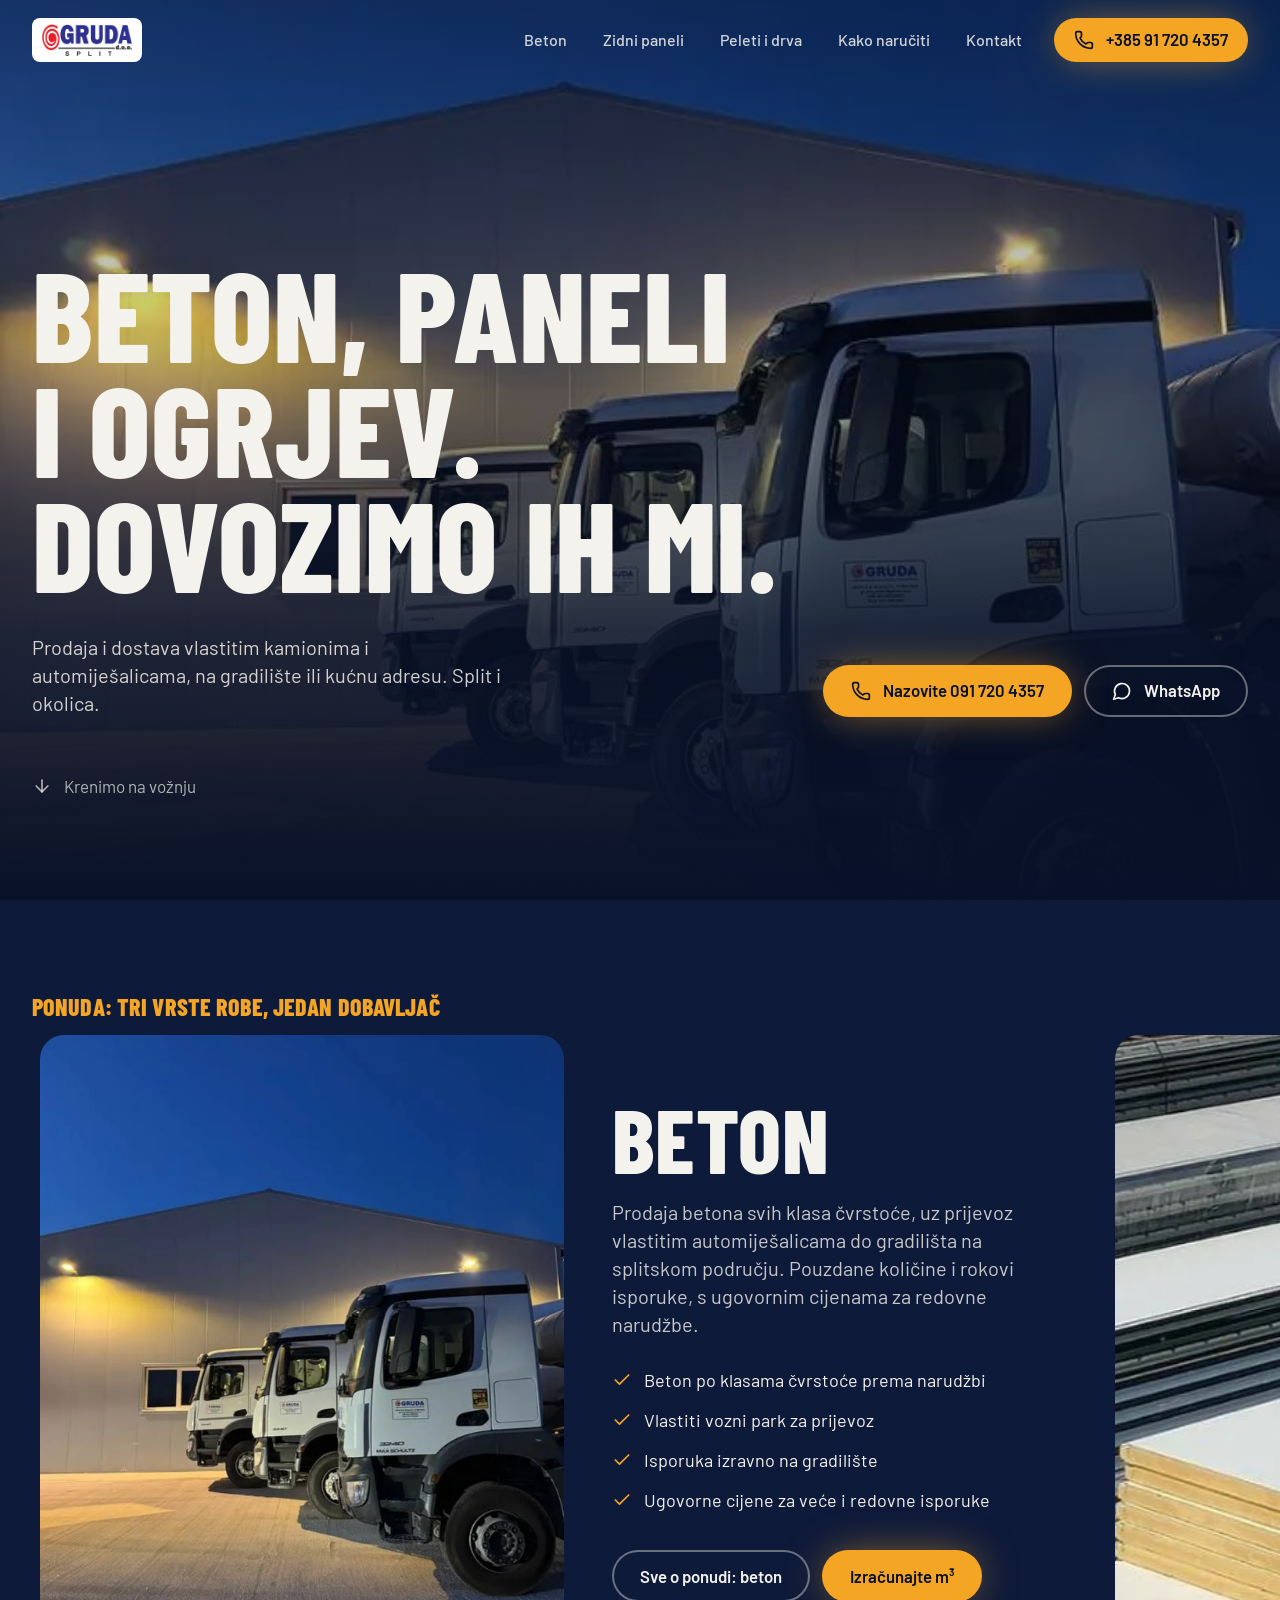
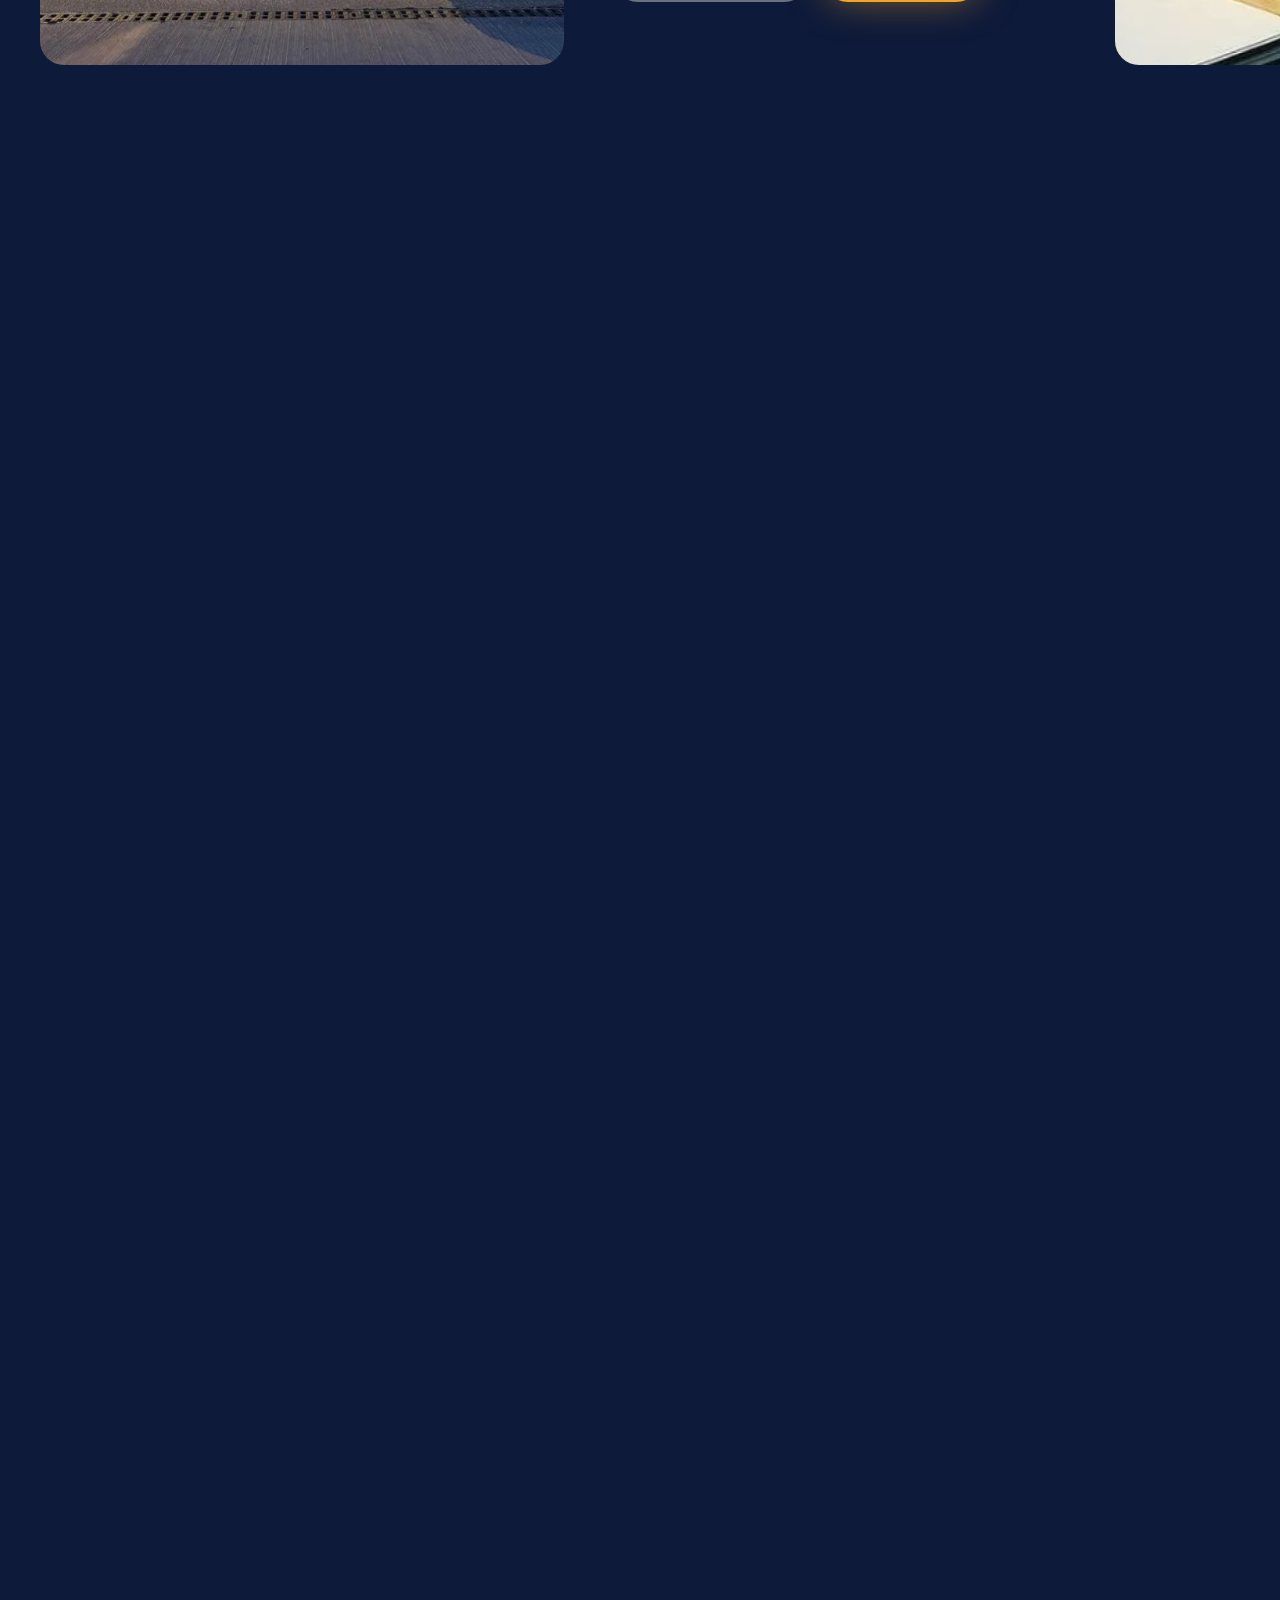
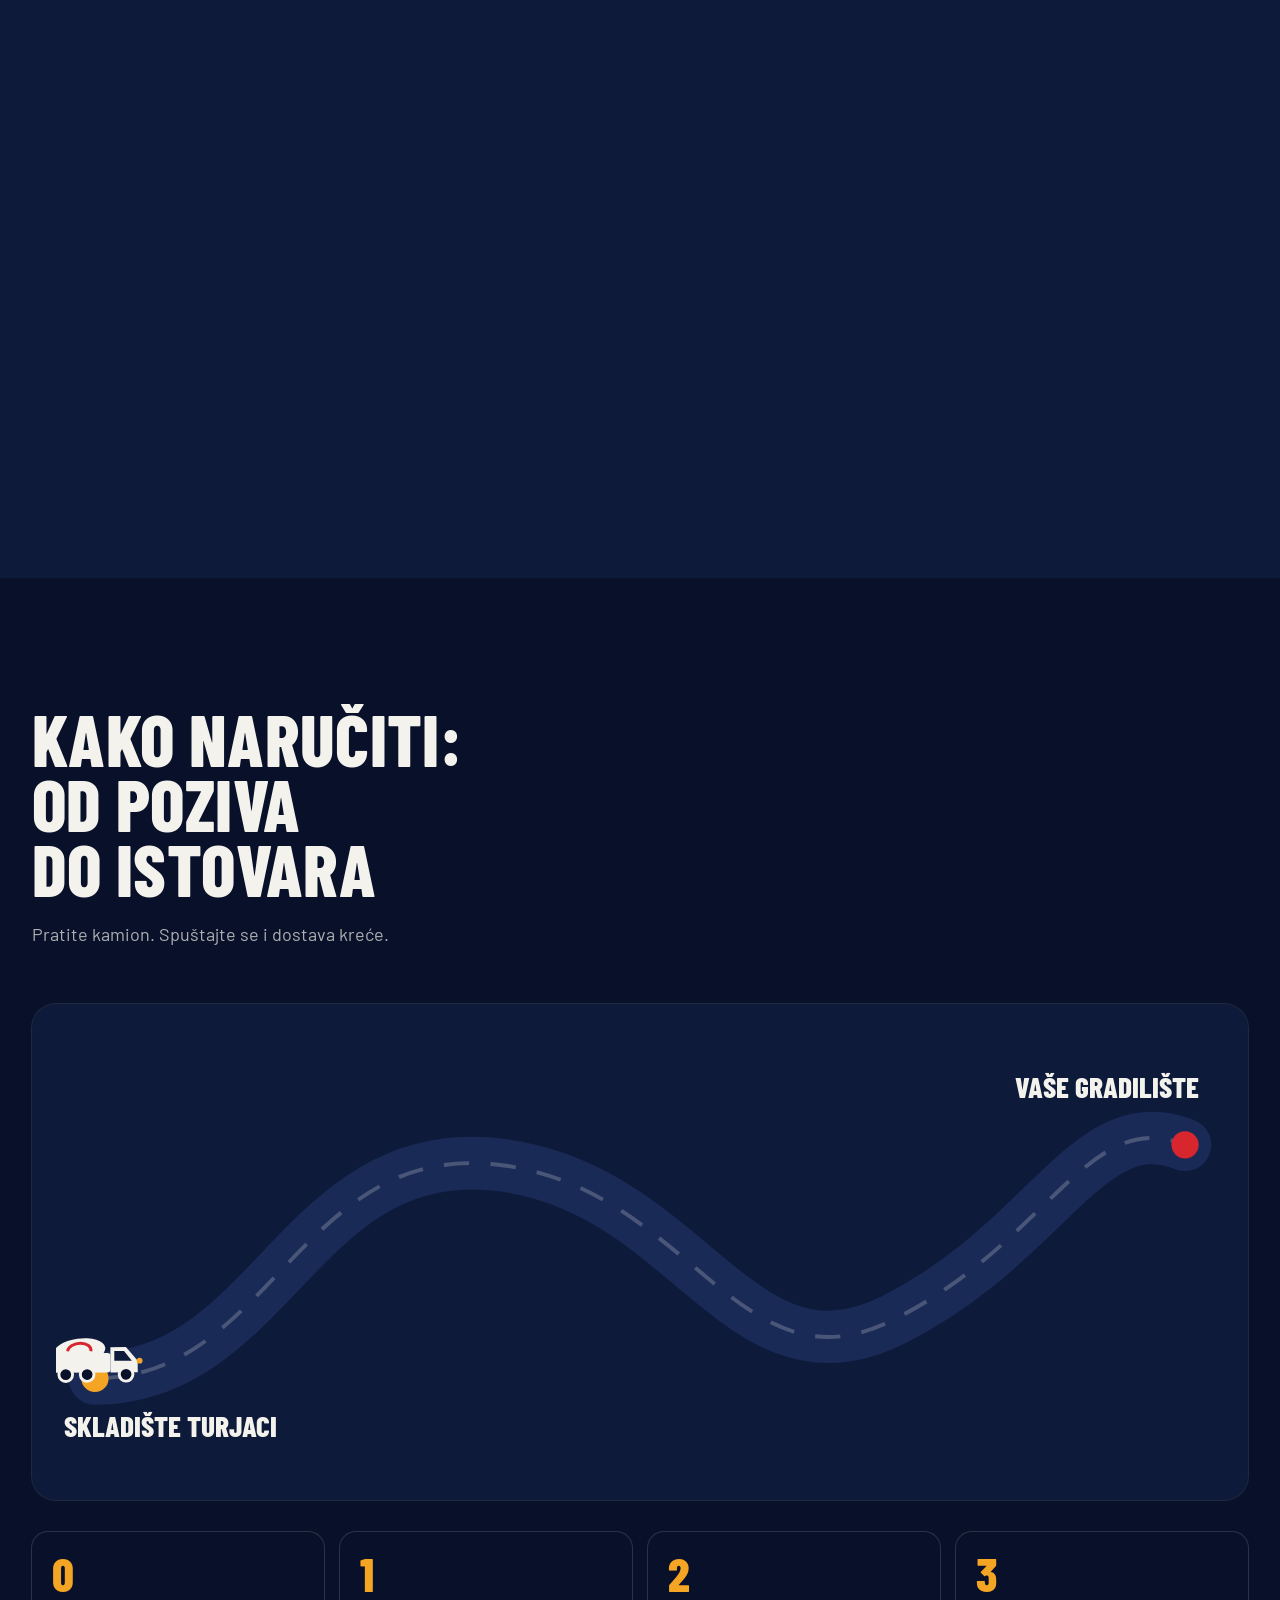
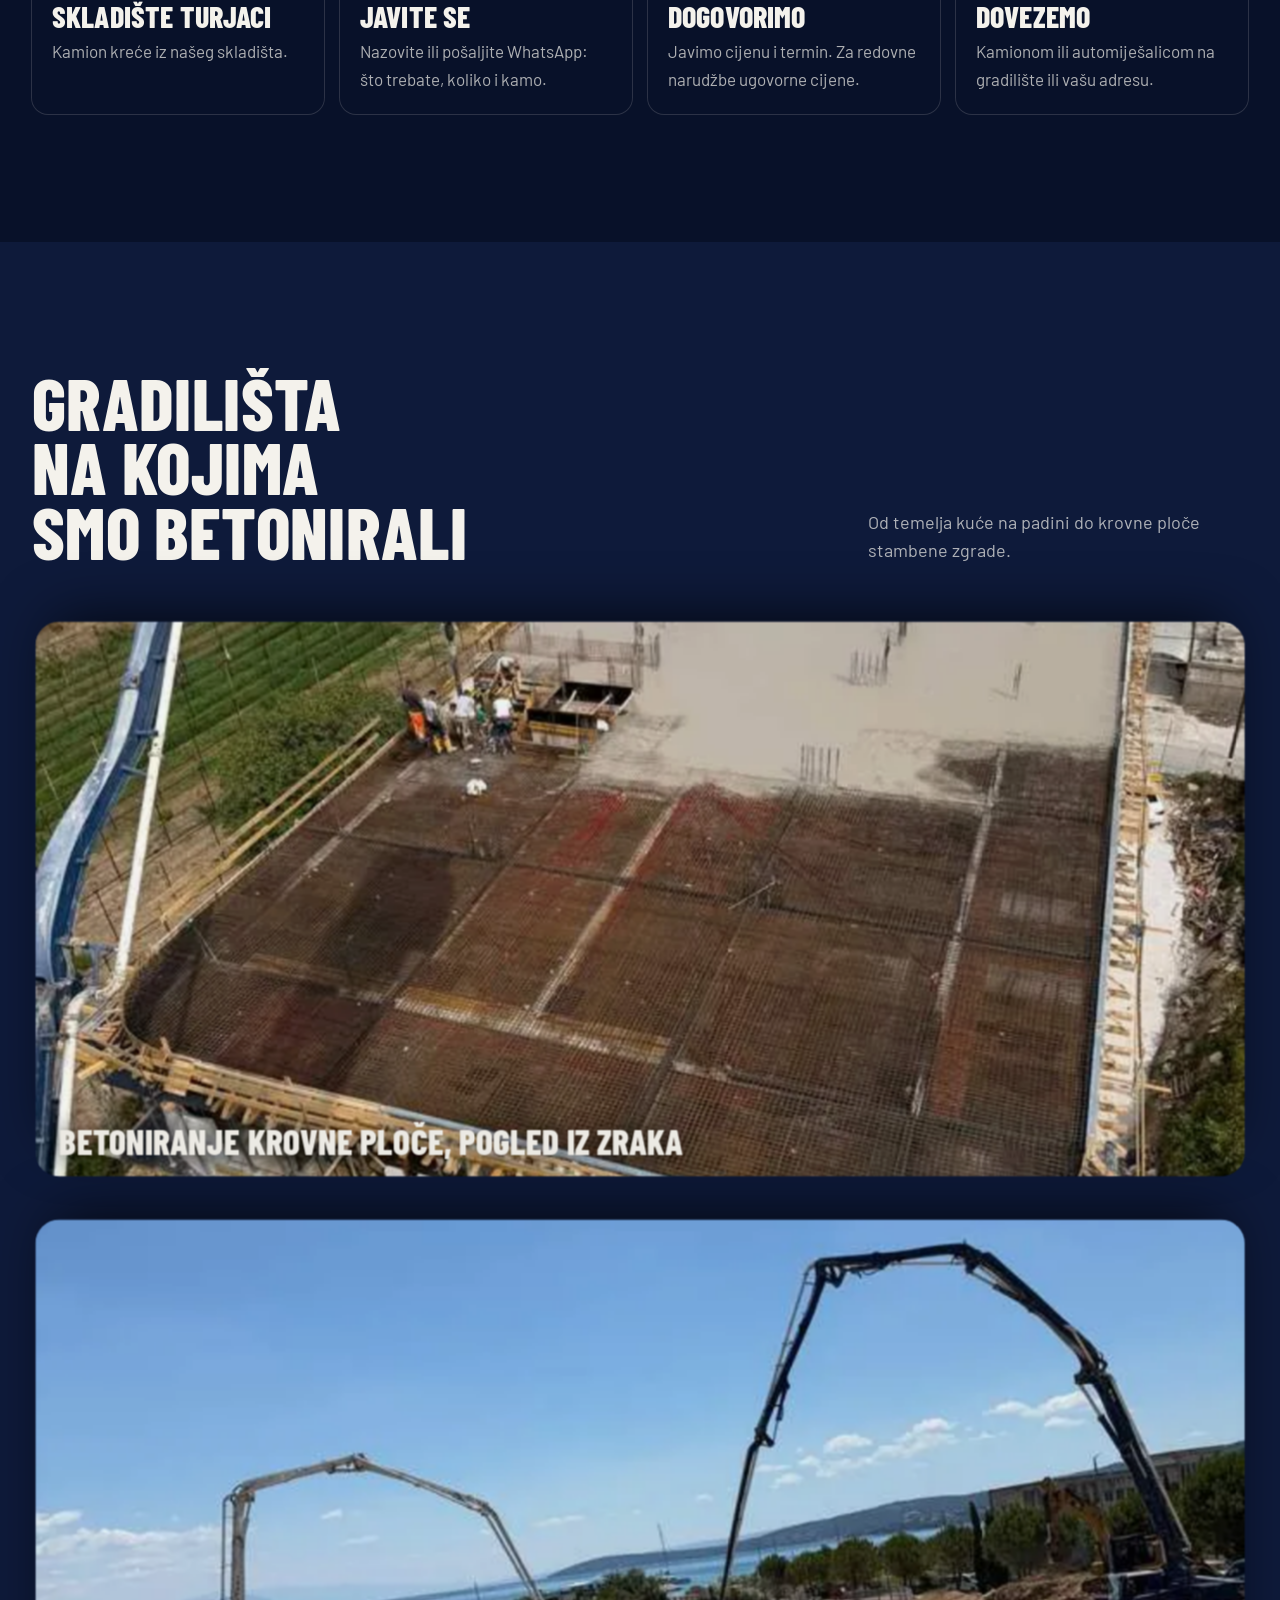
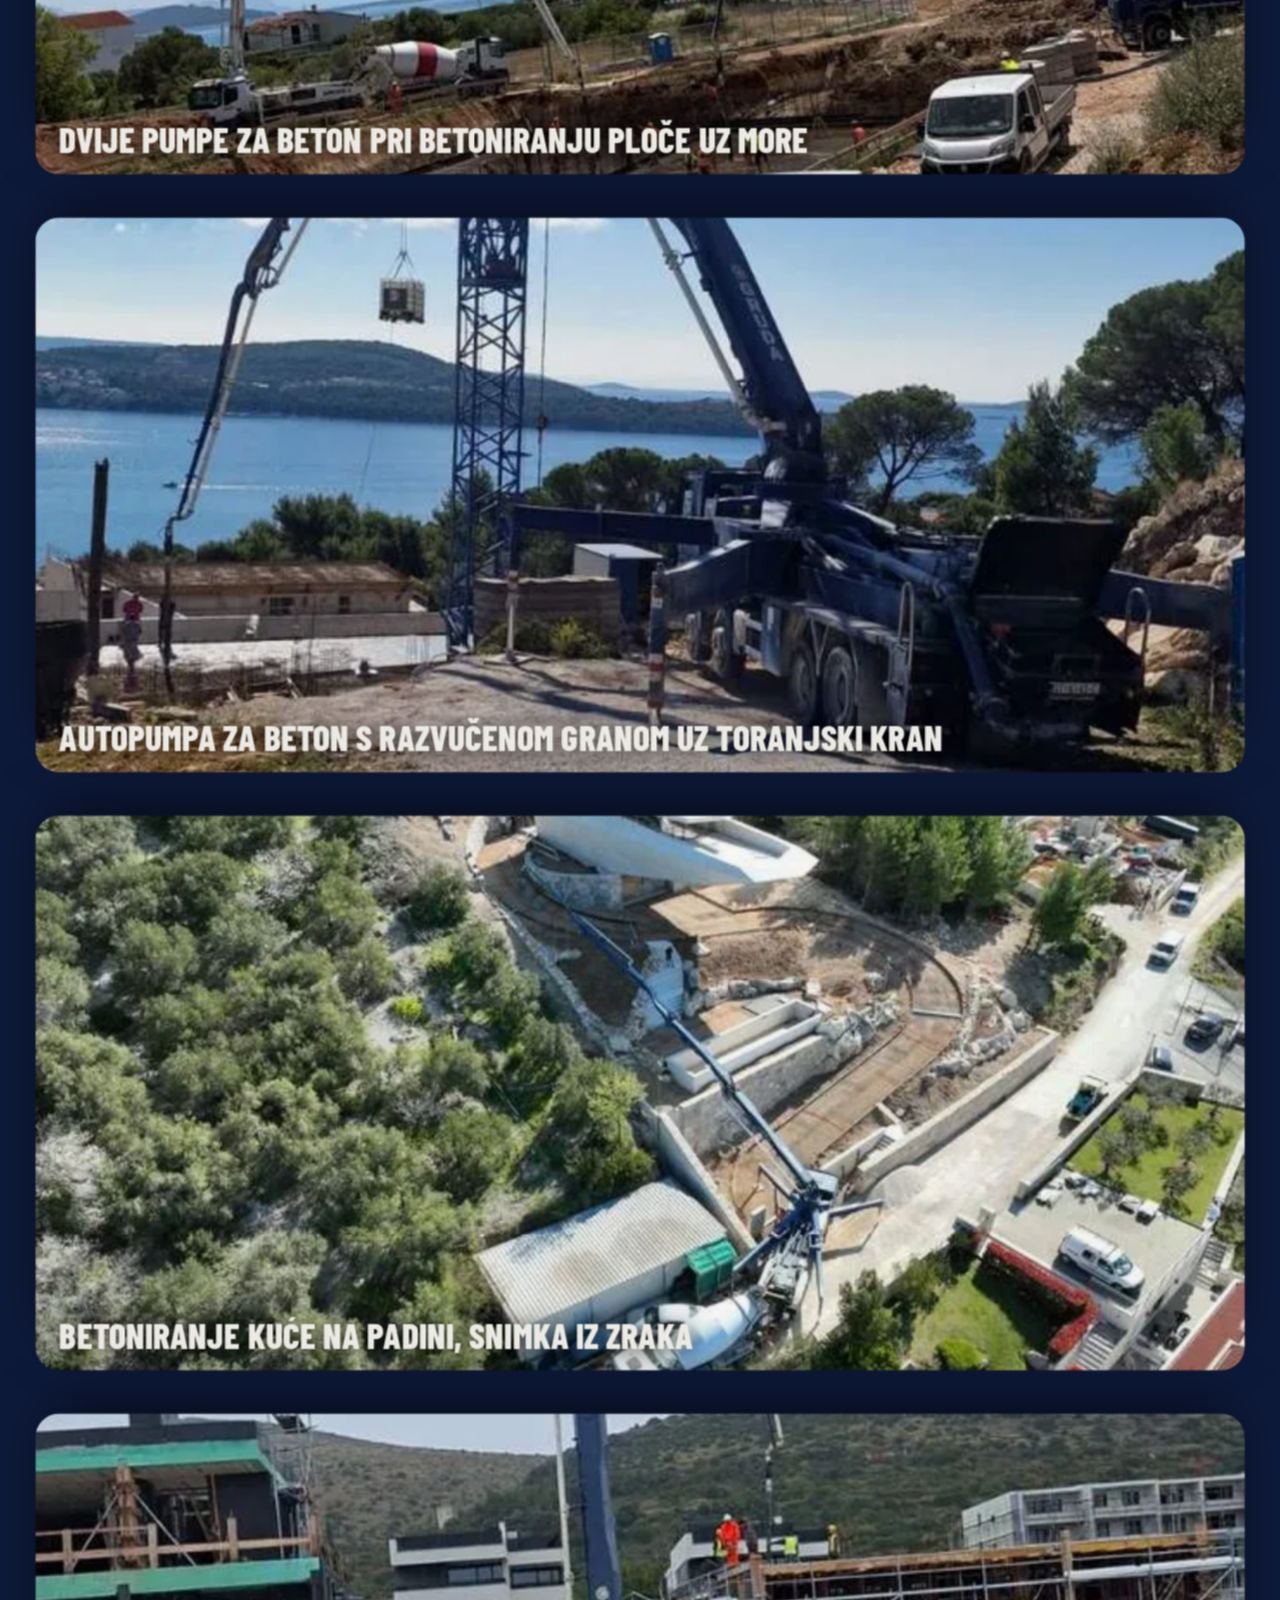
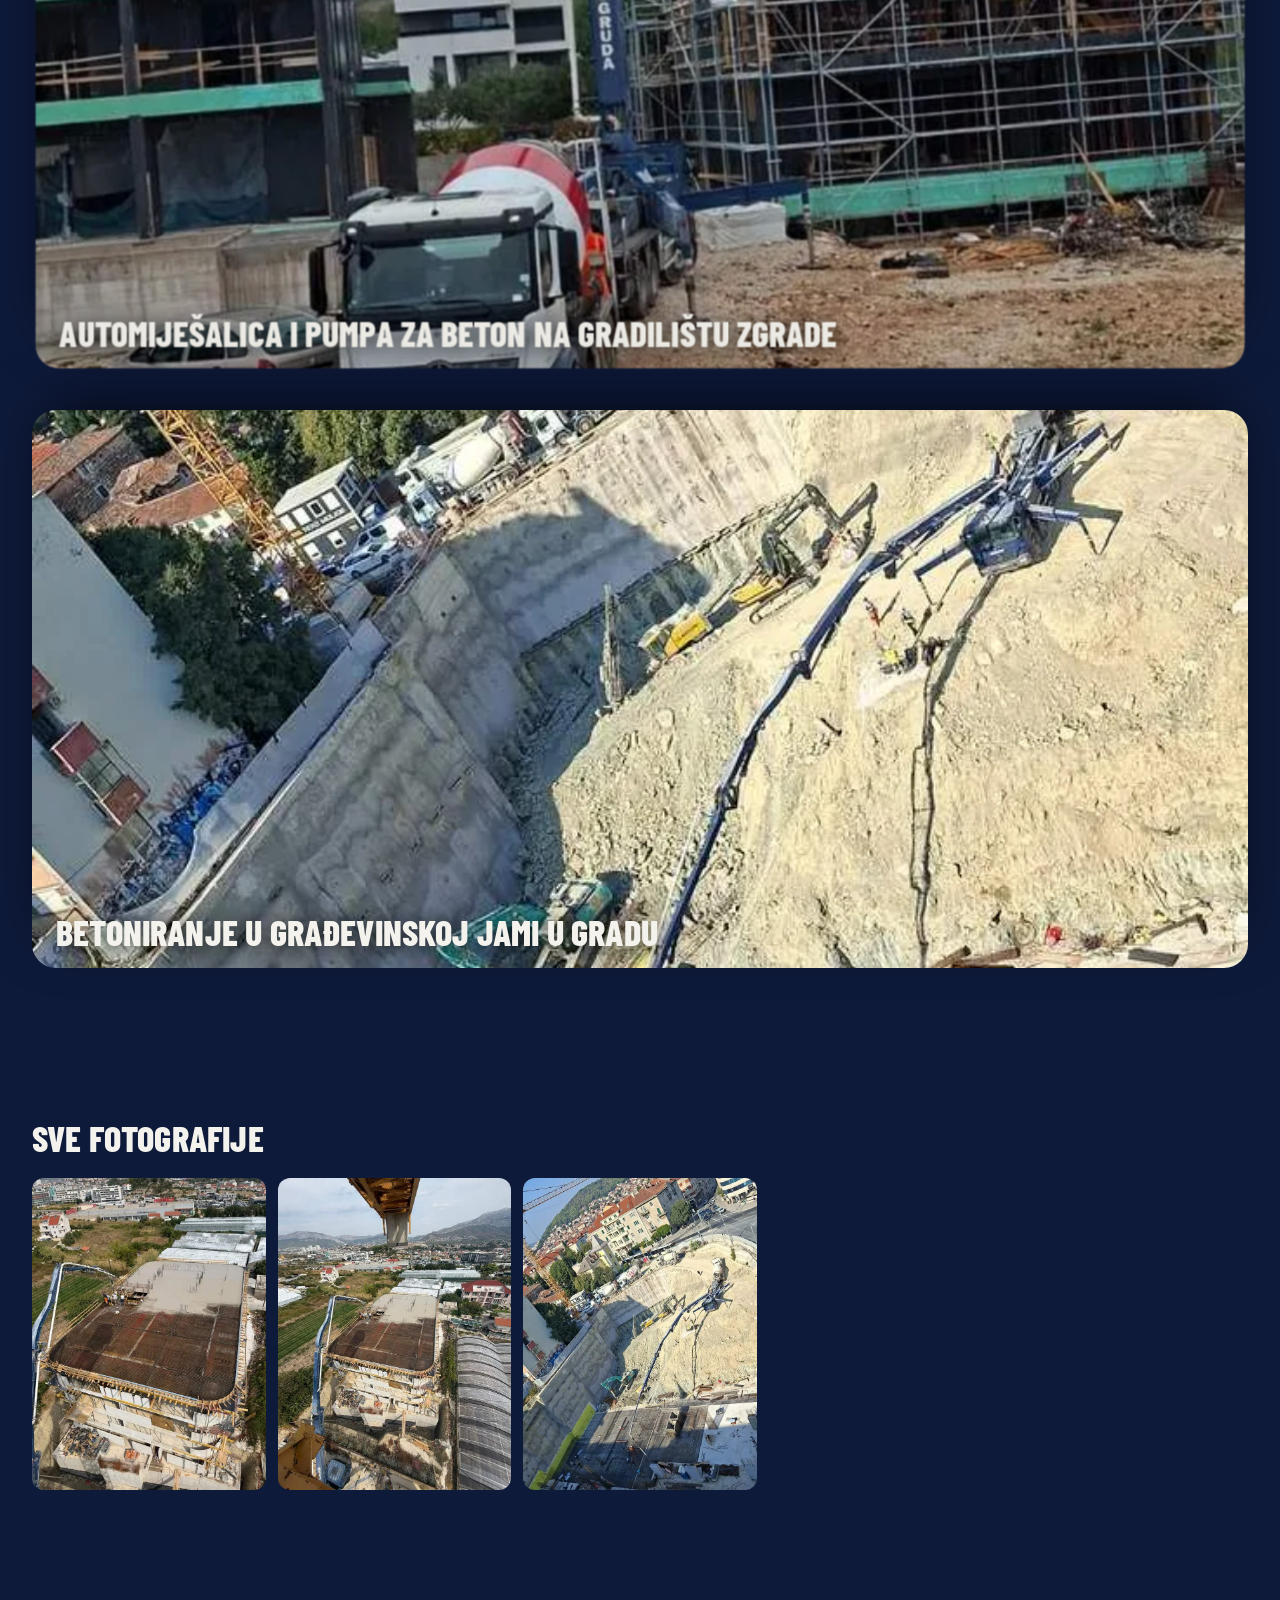
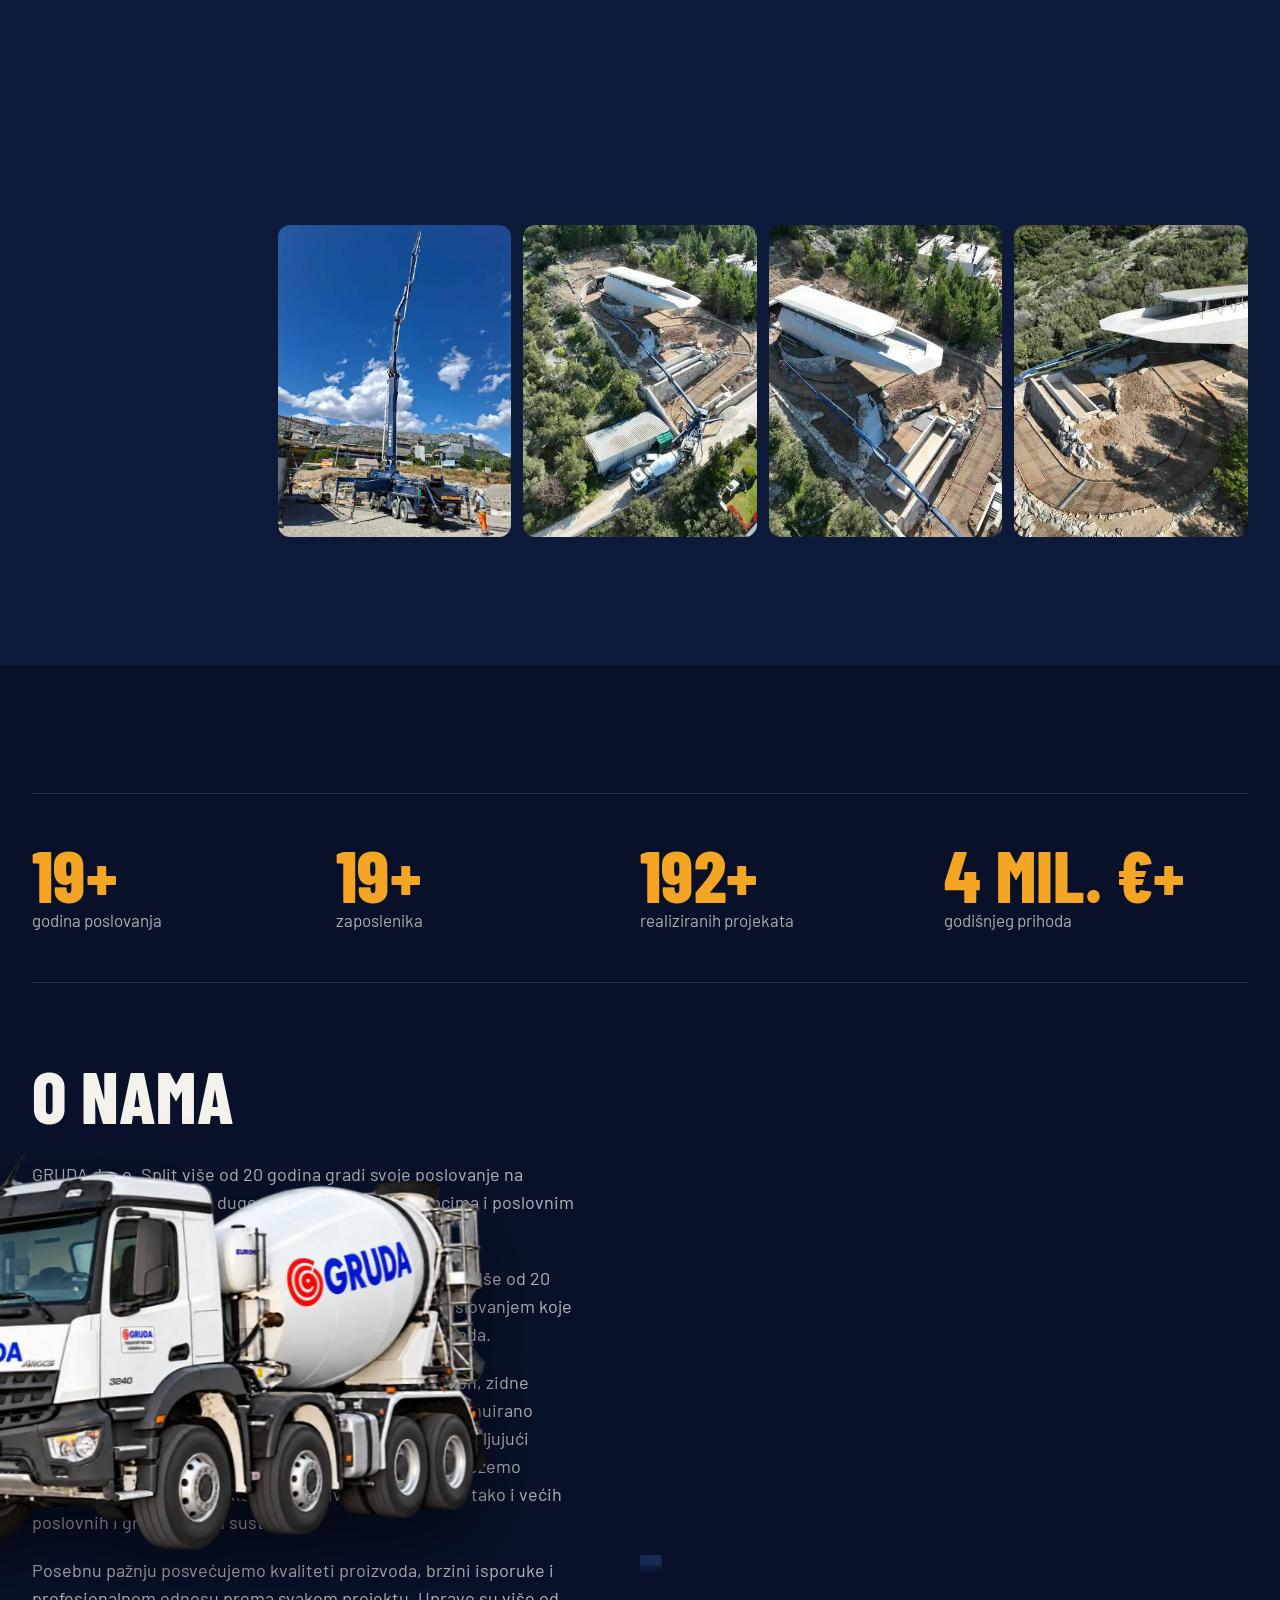
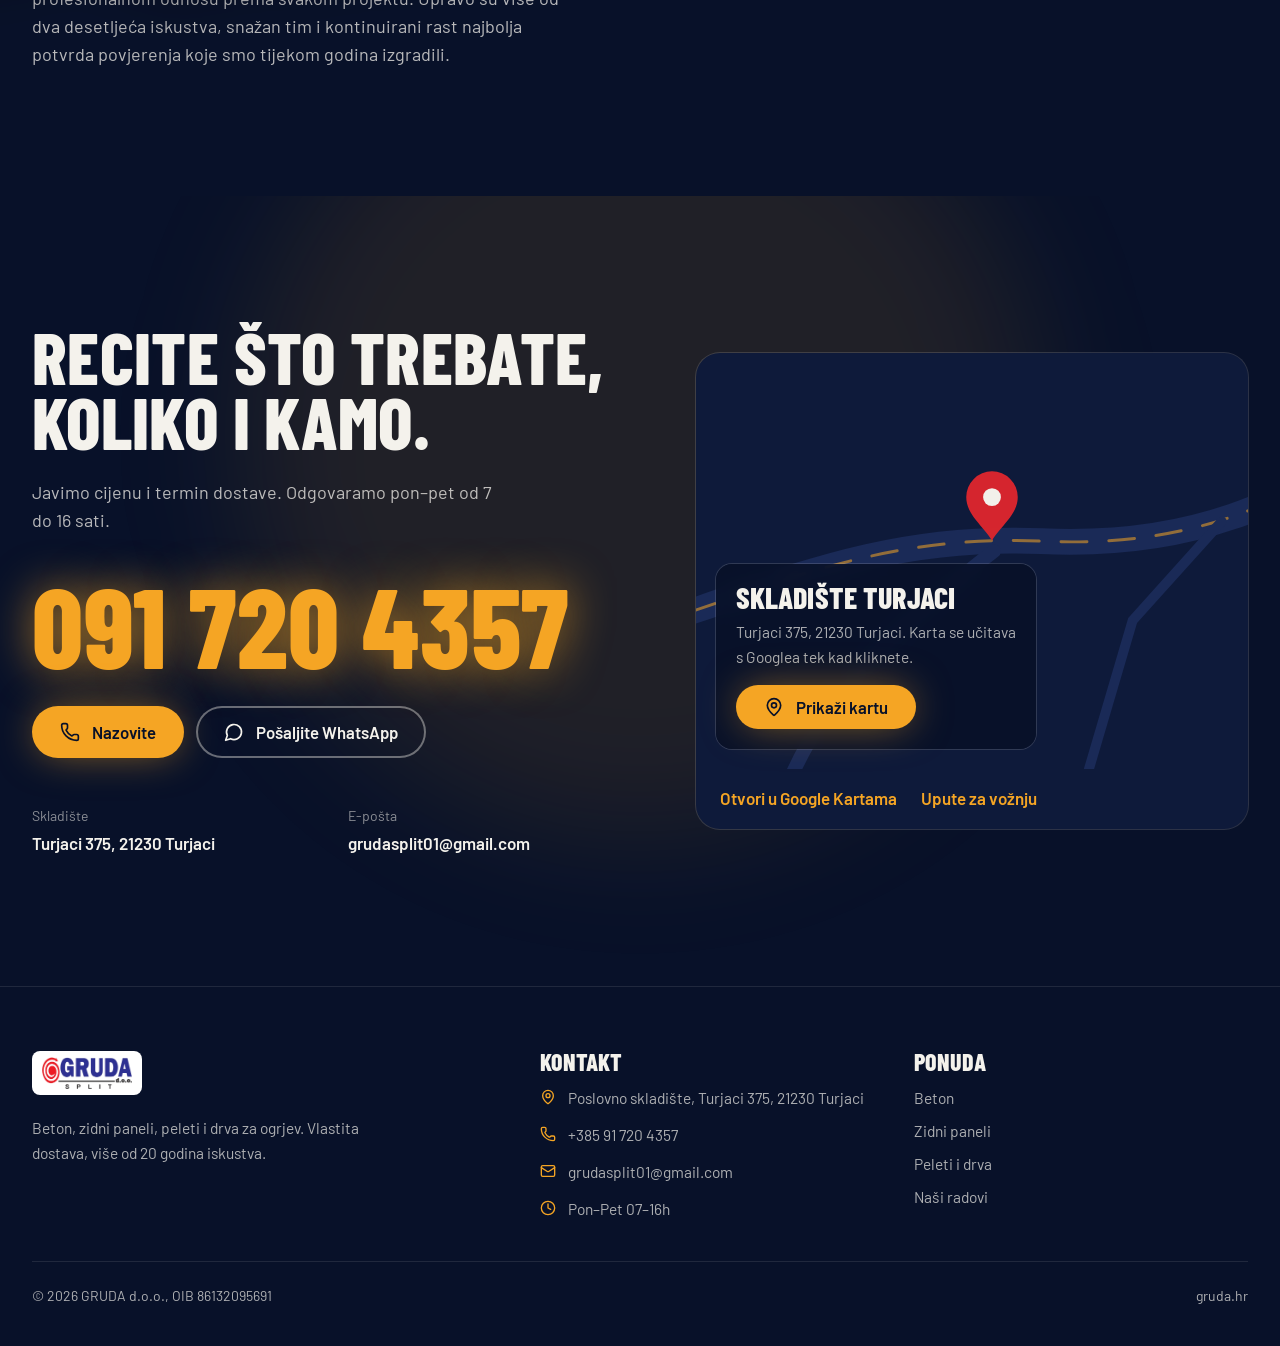
<file: index.html>
<!DOCTYPE html>
<html lang="hr">
<head>
<meta charset="utf-8">
<meta name="viewport" content="width=device-width, initial-scale=1, viewport-fit=cover">
<title>GRUDA d.o.o. — Beton, zidni paneli, peleti i drva za ogrjev | Split</title>
<meta name="description" content="GRUDA d.o.o. Split — prodaja i prijevoz betona, zidni paneli za brzu gradnju te peleti i cijepano drvo za ogrjev. Vlastita dostava na splitskom području.">
<link rel="canonical" href="https://gruda.hr/">
<meta name="theme-color" content="#0e1a3a">
<link rel="icon" href="/favicon.ico" sizes="32x32">
<link rel="icon" type="image/png" sizes="48x48" href="/favicon.png">
<link rel="apple-touch-icon" href="/apple-touch-icon.png">
<meta property="og:type" content="website">
<meta property="og:site_name" content="GRUDA d.o.o.">
<meta property="og:locale" content="hr_HR">
<meta property="og:url" content="https://gruda.hr/">
<meta property="og:title" content="GRUDA d.o.o. — Beton, zidni paneli, peleti i drva za ogrjev | Split">
<meta property="og:description" content="GRUDA d.o.o. Split — prodaja i prijevoz betona, zidni paneli za brzu gradnju te peleti i cijepano drvo za ogrjev. Vlastita dostava na splitskom području.">
<meta property="og:image" content="https://gruda.hr/og-image.jpg">
<meta name="twitter:card" content="summary_large_image">
<link rel="preload" href="/fonts/barlow-condensed-800-latin.woff2" as="font" type="font/woff2" crossorigin>
<link rel="stylesheet" href="/css/app.css?v=06fe4d56">
<script>if(!matchMedia('(prefers-reduced-motion: reduce)').matches){document.documentElement.classList.add('anim');setTimeout(function(){if(!window.gsap)document.documentElement.classList.remove('anim')},4000)}</script>
<script src="/js/gsap.min.js" defer></script>
<script src="/js/ScrollTrigger.min.js" defer></script>
<script type="application/ld+json">[{"@context": "https://schema.org", "@type": "LocalBusiness", "@id": "https://gruda.hr/#tvrtka", "name": "GRUDA d.o.o.", "url": "https://gruda.hr/", "image": "https://gruda.hr/og-image.jpg", "logo": "https://gruda.hr/img/logo.png", "description": "Prodaja i prijevoz betona, zidni paneli te peleti i drva za ogrjev, s vlastitom dostavom na splitskom području.", "telephone": "+385917204357", "email": "grudasplit01@gmail.com", "taxID": "86132095691", "address": {"@type": "PostalAddress", "streetAddress": "Turjaci 375", "addressLocality": "Turjaci", "postalCode": "21230", "addressCountry": "HR"}, "hasMap": "https://www.google.com/maps/place/GRUDA+d.o.o.+Poslovno+skladi%C5%A1te,+375,+21230,+Turjaci,+Hrvatska/data=!4m2!3m1!1s0x134aaf006aa585e5:0x57cebcf8c4d6bbeb!18m1!1e1", "areaServed": "Split i okolica", "numberOfEmployees": {"@type": "QuantitativeValue", "minValue": 20}, "openingHoursSpecification": {"@type": "OpeningHoursSpecification", "dayOfWeek": ["Monday", "Tuesday", "Wednesday", "Thursday", "Friday"], "opens": "07:00", "closes": "16:00"}}]</script>
</head>
<body>
<a href="#sadrzaj" class="sr-only z-[100] bg-reflektor px-4 py-2 text-noc-duboka focus:not-sr-only focus:fixed focus:start-3 focus:top-3">Preskoči na sadržaj</a>
<div id="napredak" class="fixed inset-x-0 top-0 z-[60] h-1 origin-left scale-x-0 bg-reflektor" aria-hidden="true"></div>
<header id="top" data-scrolled="0" class="fixed inset-x-0 top-0 z-50 transition-[background-color,box-shadow,backdrop-filter] duration-500 data-[scrolled=1]:bg-noc-duboka/85 data-[scrolled=1]:shadow-[0_10px_40px_-10px_rgb(0_0_0/.6)] data-[scrolled=1]:backdrop-blur-xl ">
<div class="mx-auto w-full max-w-[86rem] px-5 sm:px-8 flex h-20 items-center gap-4">
<a href="/" class="me-auto flex items-center rounded-lg bg-white px-2.5 py-1.5" aria-label="GRUDA d.o.o. — početna"><img src="/img/logo.png" alt="GRUDA d.o.o. Split" width="420" height="150" class="h-8 w-auto"></a>
<nav id="nav" aria-label="Glavni izbornik" class="absolute inset-x-0 top-full hidden max-h-[calc(100svh-5rem)] flex-col overflow-y-auto border-t border-kamion/10 bg-noc-duboka/98 px-5 pt-2 pb-6 shadow-[0_30px_60px_-20px_rgb(0_0_0/.8)] backdrop-blur-xl lg:static lg:flex lg:max-h-none lg:flex-row lg:gap-1 lg:overflow-visible lg:border-0 lg:bg-transparent lg:p-0 lg:shadow-none lg:backdrop-blur-none"><a href="/beton/" class="border-b border-kamion/10 px-2 py-4 text-xl font-semibold transition last:border-0 hover:text-reflektor lg:rounded-full lg:border-0 lg:px-4 lg:py-2.5 lg:text-base lg:font-medium lg:hover:bg-kamion/10 lg:hover:text-kamion text-kamion/85">Beton</a><a href="/zidni-paneli/" class="border-b border-kamion/10 px-2 py-4 text-xl font-semibold transition last:border-0 hover:text-reflektor lg:rounded-full lg:border-0 lg:px-4 lg:py-2.5 lg:text-base lg:font-medium lg:hover:bg-kamion/10 lg:hover:text-kamion text-kamion/85">Zidni paneli</a><a href="/peleti-i-drva/" class="border-b border-kamion/10 px-2 py-4 text-xl font-semibold transition last:border-0 hover:text-reflektor lg:rounded-full lg:border-0 lg:px-4 lg:py-2.5 lg:text-base lg:font-medium lg:hover:bg-kamion/10 lg:hover:text-kamion text-kamion/85">Peleti i drva</a><a href="/#ruta" class="border-b border-kamion/10 px-2 py-4 text-xl font-semibold transition last:border-0 hover:text-reflektor lg:rounded-full lg:border-0 lg:px-4 lg:py-2.5 lg:text-base lg:font-medium lg:hover:bg-kamion/10 lg:hover:text-kamion text-kamion/85">Kako naručiti</a><a href="/#kontakt" class="border-b border-kamion/10 px-2 py-4 text-xl font-semibold transition last:border-0 hover:text-reflektor lg:rounded-full lg:border-0 lg:px-4 lg:py-2.5 lg:text-base lg:font-medium lg:hover:bg-kamion/10 lg:hover:text-kamion text-kamion/85">Kontakt</a><a href="tel:+385917204357" class="gumb gumb-svjetlo mt-5 lg:hidden"><svg class="size-5 shrink-0" viewBox="0 0 24 24" fill="none" stroke="currentColor" stroke-width="2" stroke-linecap="round" stroke-linejoin="round" aria-hidden="true" focusable="false"><path d="M13.832 16.568a1 1 0 0 0 1.213-.303l.355-.465A2 2 0 0 1 17 15h3a2 2 0 0 1 2 2v3a2 2 0 0 1-2 2A18 18 0 0 1 2 4a2 2 0 0 1 2-2h3a2 2 0 0 1 2 2v3a2 2 0 0 1-.8 1.6l-.468.351a1 1 0 0 0-.292 1.233 14 14 0 0 0 6.392 6.384"/></svg>Nazovite +385 91 720 4357</a></nav>
<a href="tel:+385917204357" class="gumb gumb-svjetlo hidden min-h-11 px-5 lg:inline-flex"><svg class="size-5 shrink-0" viewBox="0 0 24 24" fill="none" stroke="currentColor" stroke-width="2" stroke-linecap="round" stroke-linejoin="round" aria-hidden="true" focusable="false"><path d="M13.832 16.568a1 1 0 0 0 1.213-.303l.355-.465A2 2 0 0 1 17 15h3a2 2 0 0 1 2 2v3a2 2 0 0 1-2 2A18 18 0 0 1 2 4a2 2 0 0 1 2-2h3a2 2 0 0 1 2 2v3a2 2 0 0 1-.8 1.6l-.468.351a1 1 0 0 0-.292 1.233 14 14 0 0 0 6.392 6.384"/></svg>+385 91 720 4357</a>
<button id="navbtn" type="button" aria-label="Izbornik" aria-controls="nav" aria-expanded="false" class="grid size-12 place-items-center rounded-full bg-noc-duboka/60 ring-1 ring-kamion/30 backdrop-blur lg:hidden"><svg class="size-6" viewBox="0 0 24 24" fill="none" stroke="currentColor" stroke-width="2" stroke-linecap="round" stroke-linejoin="round" aria-hidden="true" focusable="false"><line x1="4" x2="20" y1="7" y2="7"/><line x1="4" x2="20" y1="12" y2="12"/><line x1="4" x2="20" y1="17" y2="17"/></svg></button>
</div></header>
<main id="sadrzaj">
<section data-hero class="relative isolate flex min-h-[100svh] items-end overflow-hidden">
<div class="absolute inset-0 -z-20 overflow-hidden" data-reflektor><picture><source type="image/webp" srcset="/img/beton-2.webp"><img src="/img/beton-2.jpg" alt="GRUDA automiješalice ispred skladišta u Turjacima noću" width="720" height="960" class="size-full origin-bottom object-cover" fetchpriority="high" data-hero-zum></picture></div>
<div class="absolute inset-0 -z-10 bg-[linear-gradient(to_top,#081129_0%,rgb(8_17_41/.85)_30%,rgb(8_17_41/.2)_65%,rgb(8_17_41/.55)_100%)]"></div>
<div class="mx-auto w-full max-w-[86rem] px-5 sm:px-8 pt-36 pb-16 sm:pb-24">
<h1 class="max-w-[13ch] text-[clamp(3.6rem,10vw,9rem)]"><span class="rijec"><span data-rijec>Beton,</span></span> <span class="rijec"><span data-rijec>paneli</span></span> <span class="rijec"><span data-rijec>i</span></span> <span class="rijec"><span data-rijec>ogrjev.</span></span> <span class="rijec"><span data-rijec>Dovozimo</span></span> <span class="rijec"><span data-rijec>ih</span></span> <span class="rijec"><span data-rijec>mi.</span></span></h1>
<div class="mt-8 flex flex-col gap-8 lg:flex-row lg:items-end lg:justify-between">
<p data-hero-dolje class="max-w-[44ch] text-xl text-kamion/85">Prodaja i dostava vlastitim kamionima i automiješalicama, na gradilište ili kućnu adresu. Split i okolica.</p>
<div data-hero-dolje class="flex flex-wrap gap-3"><a class="gumb gumb-svjetlo" href="tel:+385917204357"><svg class="size-5 shrink-0" viewBox="0 0 24 24" fill="none" stroke="currentColor" stroke-width="2" stroke-linecap="round" stroke-linejoin="round" aria-hidden="true" focusable="false"><path d="M13.832 16.568a1 1 0 0 0 1.213-.303l.355-.465A2 2 0 0 1 17 15h3a2 2 0 0 1 2 2v3a2 2 0 0 1-2 2A18 18 0 0 1 2 4a2 2 0 0 1 2-2h3a2 2 0 0 1 2 2v3a2 2 0 0 1-.8 1.6l-.468.351a1 1 0 0 0-.292 1.233 14 14 0 0 0 6.392 6.384"/></svg>Nazovite 091 720 4357</a>
<a class="gumb gumb-obrub" href="https://wa.me/385917204357" target="_blank" rel="noopener"><svg class="size-5 shrink-0" viewBox="0 0 24 24" fill="none" stroke="currentColor" stroke-width="2" stroke-linecap="round" stroke-linejoin="round" aria-hidden="true" focusable="false"><path d="M7.9 20A9 9 0 1 0 4 16.1L2 22Z"/></svg>WhatsApp</a></div>
</div>
<a href="#ponuda" data-hero-dolje class="mt-14 inline-flex items-center gap-3 text-kamion/70 hover:text-reflektor"><svg class="size-5 animate-bounce" viewBox="0 0 24 24" fill="none" stroke="currentColor" stroke-width="2" stroke-linecap="round" stroke-linejoin="round" aria-hidden="true" focusable="false"><path d="M12 5v14"/><path d="m19 12-7 7-7-7"/></svg>Krenimo na vožnju</a>
</div>
</section>

<section id="ponuda" data-usluge class="relative overflow-hidden bg-noc">
<div class="mx-auto w-full max-w-[86rem] px-5 sm:px-8 pt-24 lg:absolute lg:inset-x-0 lg:top-24 lg:z-10 lg:pt-0"><p class="cesta text-2xl text-reflektor">Ponuda: tri vrste robe, jedan dobavljač</p></div>
<div data-vodoravno class="flex flex-col lg:ps-[max(1rem,calc((100vw-86rem)/2+.5rem))] lg:pe-[max(1rem,calc((100vw-86rem)/2+.5rem))]"><article class="grid min-h-[100svh] w-screen shrink-0 items-center gap-10 px-5 py-24 sm:px-8 lg:w-[min(84vw,78rem)] lg:grid-cols-[1.15fr_1fr] lg:gap-12 lg:px-6">
<div class="relative h-[50svh] overflow-hidden rounded-3xl lg:h-[70svh]"><picture><source type="image/webp" srcset="/img/beton-2.webp"><img src="/img/beton-2.jpg" alt="Beton s dostavom na gradilište" width="720" height="960" class="size-full object-cover" loading="lazy" decoding="async" data-ploca-foto></picture></div>
<div data-ploca-tekst>
<h3 class="text-[clamp(3.6rem,7vw,6.5rem)]">Beton</h3>
<p class="mt-5 max-w-[42ch] text-xl text-kamion/80">Prodaja betona svih klasa čvrstoće, uz prijevoz vlastitim automiješalicama do gradilišta na splitskom području. Pouzdane količine i rokovi isporuke, s ugovornim cijenama za redovne narudžbe.</p>
<ul class="mt-7 grid gap-3 text-lg"><li class="flex items-center gap-3"><svg class="size-5 text-reflektor" viewBox="0 0 24 24" fill="none" stroke="currentColor" stroke-width="2" stroke-linecap="round" stroke-linejoin="round" aria-hidden="true" focusable="false"><path d="M20 6 9 17l-5-5"/></svg>Beton po klasama čvrstoće prema narudžbi</li><li class="flex items-center gap-3"><svg class="size-5 text-reflektor" viewBox="0 0 24 24" fill="none" stroke="currentColor" stroke-width="2" stroke-linecap="round" stroke-linejoin="round" aria-hidden="true" focusable="false"><path d="M20 6 9 17l-5-5"/></svg>Vlastiti vozni park za prijevoz</li><li class="flex items-center gap-3"><svg class="size-5 text-reflektor" viewBox="0 0 24 24" fill="none" stroke="currentColor" stroke-width="2" stroke-linecap="round" stroke-linejoin="round" aria-hidden="true" focusable="false"><path d="M20 6 9 17l-5-5"/></svg>Isporuka izravno na gradilište</li><li class="flex items-center gap-3"><svg class="size-5 text-reflektor" viewBox="0 0 24 24" fill="none" stroke="currentColor" stroke-width="2" stroke-linecap="round" stroke-linejoin="round" aria-hidden="true" focusable="false"><path d="M20 6 9 17l-5-5"/></svg>Ugovorne cijene za veće i redovne isporuke</li></ul>
<div class="mt-9 flex flex-wrap gap-3"><a href="/beton/" class="gumb gumb-obrub">Sve o ponudi: beton</a><a href="/beton/#kalkulator" class="gumb gumb-svjetlo">Izračunajte m³</a></div>
</div></article><article class="grid min-h-[100svh] w-screen shrink-0 items-center gap-10 px-5 py-24 sm:px-8 lg:w-[min(84vw,78rem)] lg:grid-cols-[1.15fr_1fr] lg:gap-12 lg:px-6">
<div class="relative h-[50svh] overflow-hidden rounded-3xl lg:h-[70svh]"><picture><source type="image/webp" srcset="/img/paneli-1.webp"><img src="/img/paneli-1.jpg" alt="Zidni paneli za brzu gradnju" width="760" height="569" class="size-full object-cover" loading="lazy" decoding="async" data-ploca-foto></picture></div>
<div data-ploca-tekst>
<h3 class="text-[clamp(3.6rem,7vw,6.5rem)]">Zidni paneli</h3>
<p class="mt-5 max-w-[42ch] text-xl text-kamion/80">Zidni paneli za brzu i urednu gradnju obiteljskih kuća, gospodarskih objekata i pregradnih zidova. Jednostavnija montaža znači kraće rokove izgradnje uz dobra toplinska svojstva.</p>
<ul class="mt-7 grid gap-3 text-lg"><li class="flex items-center gap-3"><svg class="size-5 text-reflektor" viewBox="0 0 24 24" fill="none" stroke="currentColor" stroke-width="2" stroke-linecap="round" stroke-linejoin="round" aria-hidden="true" focusable="false"><path d="M20 6 9 17l-5-5"/></svg>Razne debljine i dimenzije panela</li><li class="flex items-center gap-3"><svg class="size-5 text-reflektor" viewBox="0 0 24 24" fill="none" stroke="currentColor" stroke-width="2" stroke-linecap="round" stroke-linejoin="round" aria-hidden="true" focusable="false"><path d="M20 6 9 17l-5-5"/></svg>Dobra toplinska izolacija</li><li class="flex items-center gap-3"><svg class="size-5 text-reflektor" viewBox="0 0 24 24" fill="none" stroke="currentColor" stroke-width="2" stroke-linecap="round" stroke-linejoin="round" aria-hidden="true" focusable="false"><path d="M20 6 9 17l-5-5"/></svg>Brža montaža od klasične gradnje</li><li class="flex items-center gap-3"><svg class="size-5 text-reflektor" viewBox="0 0 24 24" fill="none" stroke="currentColor" stroke-width="2" stroke-linecap="round" stroke-linejoin="round" aria-hidden="true" focusable="false"><path d="M20 6 9 17l-5-5"/></svg>Savjet pri odabiru panela za vaš projekt</li></ul>
<div class="mt-9 flex flex-wrap gap-3"><a href="/zidni-paneli/" class="gumb gumb-obrub">Sve o ponudi: zidni paneli</a></div>
</div></article><article class="grid min-h-[100svh] w-screen shrink-0 items-center gap-10 px-5 py-24 sm:px-8 lg:w-[min(84vw,78rem)] lg:grid-cols-[1.15fr_1fr] lg:gap-12 lg:px-6">
<div class="relative h-[50svh] overflow-hidden rounded-3xl lg:h-[70svh]"><picture><source type="image/webp" srcset="/img/ogrjev-3.webp"><img src="/img/ogrjev-3.jpg" alt="Peleti i drva za ogrjev" width="720" height="540" class="size-full object-cover" loading="lazy" decoding="async" data-ploca-foto></picture></div>
<div data-ploca-tekst>
<h3 class="text-[clamp(3.6rem,7vw,6.5rem)]">Peleti i drva</h3>
<p class="mt-5 max-w-[42ch] text-xl text-kamion/80">Drveni peleti i cijepano ogrjevno drvo za kućanstva i tvrtke. Kvalitetno gorivo s dostavom na adresu — pripremite se za sezonu grijanja na vrijeme.</p>
<ul class="mt-7 grid gap-3 text-lg"><li class="flex items-center gap-3"><svg class="size-5 text-reflektor" viewBox="0 0 24 24" fill="none" stroke="currentColor" stroke-width="2" stroke-linecap="round" stroke-linejoin="round" aria-hidden="true" focusable="false"><path d="M20 6 9 17l-5-5"/></svg>Peleti u vrećama i na rinfuzu</li><li class="flex items-center gap-3"><svg class="size-5 text-reflektor" viewBox="0 0 24 24" fill="none" stroke="currentColor" stroke-width="2" stroke-linecap="round" stroke-linejoin="round" aria-hidden="true" focusable="false"><path d="M20 6 9 17l-5-5"/></svg>Cijepano bukovo drvo</li><li class="flex items-center gap-3"><svg class="size-5 text-reflektor" viewBox="0 0 24 24" fill="none" stroke="currentColor" stroke-width="2" stroke-linecap="round" stroke-linejoin="round" aria-hidden="true" focusable="false"><path d="M20 6 9 17l-5-5"/></svg>Dostava na adresu</li><li class="flex items-center gap-3"><svg class="size-5 text-reflektor" viewBox="0 0 24 24" fill="none" stroke="currentColor" stroke-width="2" stroke-linecap="round" stroke-linejoin="round" aria-hidden="true" focusable="false"><path d="M20 6 9 17l-5-5"/></svg>Pogodnosti za veće količine</li></ul>
<div class="mt-9 flex flex-wrap gap-3"><a href="/peleti-i-drva/" class="gumb gumb-obrub">Sve o ponudi: peleti i drva</a></div>
</div></article></div>
</section>

<section id="ruta" data-ruta class="relative overflow-x-clip bg-noc-duboka py-24 sm:py-32"><div class="mx-auto w-full max-w-[86rem] px-5 sm:px-8">
<h2 class="max-w-[16ch] text-6xl sm:text-7xl" data-udji>Kako naručiti: od poziva do istovara</h2>
<p class="mt-5 max-w-[50ch] text-lg text-kamion/70" data-udji>Pratite kamion. Spuštajte se i dostava kreće.</p>
<div class="relative mt-14 overflow-hidden rounded-3xl bg-noc p-2 ring-1 ring-kamion/10 sm:p-6">
<svg viewBox="0 0 1200 460" class="h-auto w-full" aria-hidden="true">
<path d="M40 360 C 220 360, 250 120, 450 140 S 700 380, 860 300 S 1060 80, 1160 120" fill="none" stroke="#1a2a57" stroke-width="54" stroke-linecap="round"/>
<path class="cesta-crta" d="M40 360 C 220 360, 250 120, 450 140 S 700 380, 860 300 S 1060 80, 1160 120" fill="none" stroke="#f4f2ec" stroke-opacity=".22" stroke-width="4"/>
<path id="put" d="M40 360 C 220 360, 250 120, 450 140 S 700 380, 860 300 S 1060 80, 1160 120" fill="none" stroke="#f5a524" stroke-width="7" stroke-linecap="round"/>
<g fill="#f4f2ec" font-family="Barlow Condensed, sans-serif" font-weight="800" font-size="30">
<circle cx="40" cy="360" r="14" fill="#f5a524"/><text x="8" y="420">SKLADIŠTE TURJACI</text>
<circle cx="1160" cy="120" r="14" fill="#d7262e"/><text x="985" y="72">VAŠE GRADILIŠTE</text></g>
<g id="kamion"><g transform="translate(-46 -40)">
<rect x="0" y="14" width="62" height="20" rx="3" fill="#f4f2ec"/>
<ellipse cx="30" cy="12" rx="27" ry="13" fill="#f4f2ec" transform="rotate(-8 30 12)"/>
<path d="M18 12 a12 8 -8 1 1 24 0" fill="none" stroke="#d7262e" stroke-width="3"/>
<path d="M62 8 h16 l12 14 v12 h-28z" fill="#f4f2ec"/><path d="M66 12 h10 l8 10 h-18z" fill="#0e1a3a"/>
<circle cx="16" cy="36" r="7" fill="#081129" stroke="#f4f2ec" stroke-width="3"/><circle cx="38" cy="36" r="7" fill="#081129" stroke="#f4f2ec" stroke-width="3"/><circle cx="78" cy="36" r="7" fill="#081129" stroke="#f4f2ec" stroke-width="3"/>
<circle cx="92" cy="22" r="3" fill="#f5a524"/></g></g>
</svg></div>
<ol class="mt-8 grid gap-4 sm:grid-cols-2 lg:grid-cols-4"><li data-stanica class="group rounded-2xl p-5 ring-1 ring-kamion/15 transition duration-500 [&.upaljeno]:bg-reflektor [&.upaljeno]:text-noc-duboka [&.upaljeno]:ring-reflektor"><span class="cesta block text-5xl text-reflektor transition group-[.upaljeno]:text-noc-duboka">0</span><p class="cesta mt-2 text-3xl">Skladište Turjaci</p><p class="mt-2 text-kamion/70 transition group-[.upaljeno]:text-noc-duboka/80">Kamion kreće iz našeg skladišta.</p></li><li data-stanica class="group rounded-2xl p-5 ring-1 ring-kamion/15 transition duration-500 [&.upaljeno]:bg-reflektor [&.upaljeno]:text-noc-duboka [&.upaljeno]:ring-reflektor"><span class="cesta block text-5xl text-reflektor transition group-[.upaljeno]:text-noc-duboka">1</span><p class="cesta mt-2 text-3xl">Javite se</p><p class="mt-2 text-kamion/70 transition group-[.upaljeno]:text-noc-duboka/80">Nazovite ili pošaljite WhatsApp: što trebate, koliko i kamo.</p></li><li data-stanica class="group rounded-2xl p-5 ring-1 ring-kamion/15 transition duration-500 [&.upaljeno]:bg-reflektor [&.upaljeno]:text-noc-duboka [&.upaljeno]:ring-reflektor"><span class="cesta block text-5xl text-reflektor transition group-[.upaljeno]:text-noc-duboka">2</span><p class="cesta mt-2 text-3xl">Dogovorimo</p><p class="mt-2 text-kamion/70 transition group-[.upaljeno]:text-noc-duboka/80">Javimo cijenu i termin. Za redovne narudžbe ugovorne cijene.</p></li><li data-stanica class="group rounded-2xl p-5 ring-1 ring-kamion/15 transition duration-500 [&.upaljeno]:bg-reflektor [&.upaljeno]:text-noc-duboka [&.upaljeno]:ring-reflektor"><span class="cesta block text-5xl text-reflektor transition group-[.upaljeno]:text-noc-duboka">3</span><p class="cesta mt-2 text-3xl">Dovezemo</p><p class="mt-2 text-kamion/70 transition group-[.upaljeno]:text-noc-duboka/80">Kamionom ili automiješalicom na gradilište ili vašu adresu.</p></li></ol>
</div></section>

<section id="radovi" class="overflow-x-clip bg-noc py-24 sm:py-32"><div class="mx-auto w-full max-w-[86rem] px-5 sm:px-8">
<div class="mb-14 flex flex-wrap items-end justify-between gap-6">
<h2 class="max-w-[14ch] text-6xl sm:text-7xl" data-udji="lijevo">Gradilišta na kojima smo betonirali</h2>
<p class="max-w-[38ch] text-lg text-kamion/70" data-udji="desno">Od temelja kuće na padini do krovne ploče stambene zgrade.</p></div>
<div data-hrpa data-galerija class="relative grid gap-10 pb-[10vh]"><div class="sticky" style="top:calc(6rem + 0.0rem)"><button type="button" aria-label="Povećaj: Betoniranje krovne ploče, pogled iz zraka" class="relative block w-full overflow-hidden rounded-3xl shadow-[0_-20px_60px_-20px_rgb(0_0_0/.8)]"><picture><source type="image/webp" srcset="/img/radovi-01.webp"><img src="/img/radovi-01.jpg" alt="Betoniranje krovne ploče, pogled iz zraka" width="700" height="933" class="h-[62svh] w-full object-cover" loading="lazy" decoding="async" ></picture><span class="cesta absolute bottom-5 start-6 max-w-[80%] text-start text-3xl text-kamion drop-shadow-[0_2px_12px_rgb(0_0_0/.8)] sm:text-4xl">Betoniranje krovne ploče, pogled iz zraka</span></button></div><div class="sticky" style="top:calc(6rem + 1.2rem)"><button type="button" aria-label="Povećaj: Dvije pumpe za beton pri betoniranju ploče uz more" class="relative block w-full overflow-hidden rounded-3xl shadow-[0_-20px_60px_-20px_rgb(0_0_0/.8)]"><picture><source type="image/webp" srcset="/img/radovi-06.webp"><img src="/img/radovi-06.jpg" alt="Dvije pumpe za beton pri betoniranju ploče uz more" width="700" height="933" class="h-[62svh] w-full object-cover" loading="lazy" decoding="async" ></picture><span class="cesta absolute bottom-5 start-6 max-w-[80%] text-start text-3xl text-kamion drop-shadow-[0_2px_12px_rgb(0_0_0/.8)] sm:text-4xl">Dvije pumpe za beton pri betoniranju ploče uz more</span></button></div><div class="sticky" style="top:calc(6rem + 2.4rem)"><button type="button" aria-label="Povećaj: Autopumpa za beton s razvučenom granom uz toranjski kran" class="relative block w-full overflow-hidden rounded-3xl shadow-[0_-20px_60px_-20px_rgb(0_0_0/.8)]"><picture><source type="image/webp" srcset="/img/radovi-07.webp"><img src="/img/radovi-07.jpg" alt="Autopumpa za beton s razvučenom granom uz toranjski kran" width="700" height="1244" class="h-[62svh] w-full object-cover" loading="lazy" decoding="async" ></picture><span class="cesta absolute bottom-5 start-6 max-w-[80%] text-start text-3xl text-kamion drop-shadow-[0_2px_12px_rgb(0_0_0/.8)] sm:text-4xl">Autopumpa za beton s razvučenom granom uz toranjski kran</span></button></div><div class="sticky" style="top:calc(6rem + 3.5999999999999996rem)"><button type="button" aria-label="Povećaj: Betoniranje kuće na padini, snimka iz zraka" class="relative block w-full overflow-hidden rounded-3xl shadow-[0_-20px_60px_-20px_rgb(0_0_0/.8)]"><picture><source type="image/webp" srcset="/img/radovi-13.webp"><img src="/img/radovi-13.jpg" alt="Betoniranje kuće na padini, snimka iz zraka" width="700" height="524" class="h-[62svh] w-full object-cover" loading="lazy" decoding="async" ></picture><span class="cesta absolute bottom-5 start-6 max-w-[80%] text-start text-3xl text-kamion drop-shadow-[0_2px_12px_rgb(0_0_0/.8)] sm:text-4xl">Betoniranje kuće na padini, snimka iz zraka</span></button></div><div class="sticky" style="top:calc(6rem + 4.8rem)"><button type="button" aria-label="Povećaj: Automiješalica i pumpa za beton na gradilištu zgrade" class="relative block w-full overflow-hidden rounded-3xl shadow-[0_-20px_60px_-20px_rgb(0_0_0/.8)]"><picture><source type="image/webp" srcset="/img/radovi-11.webp"><img src="/img/radovi-11.jpg" alt="Automiješalica i pumpa za beton na gradilištu zgrade" width="700" height="1244" class="h-[62svh] w-full object-cover" loading="lazy" decoding="async" ></picture><span class="cesta absolute bottom-5 start-6 max-w-[80%] text-start text-3xl text-kamion drop-shadow-[0_2px_12px_rgb(0_0_0/.8)] sm:text-4xl">Automiješalica i pumpa za beton na gradilištu zgrade</span></button></div><div class="sticky" style="top:calc(6rem + 6.0rem)"><button type="button" aria-label="Povećaj: Betoniranje u građevinskoj jami u gradu" class="relative block w-full overflow-hidden rounded-3xl shadow-[0_-20px_60px_-20px_rgb(0_0_0/.8)]"><picture><source type="image/webp" srcset="/img/radovi-03.webp"><img src="/img/radovi-03.jpg" alt="Betoniranje u građevinskoj jami u gradu" width="700" height="1244" class="h-[62svh] w-full object-cover" loading="lazy" decoding="async" ></picture><span class="cesta absolute bottom-5 start-6 max-w-[80%] text-start text-3xl text-kamion drop-shadow-[0_2px_12px_rgb(0_0_0/.8)] sm:text-4xl">Betoniranje u građevinskoj jami u gradu</span></button></div></div>
<h3 class="mt-16 text-4xl" data-udji>Sve fotografije</h3>
<div class="mt-6"><div class="grid gap-3 grid-cols-2 sm:grid-cols-3 lg:grid-cols-5" data-galerija><button type="button" aria-label="Povećaj: Betoniranje krovne ploče, pogled iz zraka" class="group overflow-hidden rounded-xl" data-udji><picture><source type="image/webp" srcset="/img/radovi-01.webp"><img src="/img/radovi-01.jpg" alt="Betoniranje krovne ploče, pogled iz zraka" width="700" height="933" class="aspect-[3/4] w-full object-cover transition duration-700 group-hover:scale-110 group-hover:brightness-110" loading="lazy" decoding="async" ></picture></button><button type="button" aria-label="Povećaj: Pumpa za beton na gradilištu zgrade, pogled s krana" class="group overflow-hidden rounded-xl" data-udji><picture><source type="image/webp" srcset="/img/radovi-02.webp"><img src="/img/radovi-02.jpg" alt="Pumpa za beton na gradilištu zgrade, pogled s krana" width="700" height="933" class="aspect-[3/4] w-full object-cover transition duration-700 group-hover:scale-110 group-hover:brightness-110" loading="lazy" decoding="async" ></picture></button><button type="button" aria-label="Povećaj: Betoniranje u građevinskoj jami u gradu" class="group overflow-hidden rounded-xl" data-udji><picture><source type="image/webp" srcset="/img/radovi-03.webp"><img src="/img/radovi-03.jpg" alt="Betoniranje u građevinskoj jami u gradu" width="700" height="1244" class="aspect-[3/4] w-full object-cover transition duration-700 group-hover:scale-110 group-hover:brightness-110" loading="lazy" decoding="async" ></picture></button><button type="button" aria-label="Povećaj: Betoniranje temelja uz potporni zid građevinske jame" class="group overflow-hidden rounded-xl" data-udji><picture><source type="image/webp" srcset="/img/radovi-04.webp"><img src="/img/radovi-04.jpg" alt="Betoniranje temelja uz potporni zid građevinske jame" width="700" height="1243" class="aspect-[3/4] w-full object-cover transition duration-700 group-hover:scale-110 group-hover:brightness-110" loading="lazy" decoding="async" ></picture></button><button type="button" aria-label="Povećaj: Pumpa spušta beton u duboku građevinsku jamu" class="group overflow-hidden rounded-xl" data-udji><picture><source type="image/webp" srcset="/img/radovi-05.webp"><img src="/img/radovi-05.jpg" alt="Pumpa spušta beton u duboku građevinsku jamu" width="700" height="1243" class="aspect-[3/4] w-full object-cover transition duration-700 group-hover:scale-110 group-hover:brightness-110" loading="lazy" decoding="async" ></picture></button><button type="button" aria-label="Povećaj: Dvije pumpe za beton pri betoniranju ploče uz more" class="group overflow-hidden rounded-xl" data-udji><picture><source type="image/webp" srcset="/img/radovi-06.webp"><img src="/img/radovi-06.jpg" alt="Dvije pumpe za beton pri betoniranju ploče uz more" width="700" height="933" class="aspect-[3/4] w-full object-cover transition duration-700 group-hover:scale-110 group-hover:brightness-110" loading="lazy" decoding="async" ></picture></button><button type="button" aria-label="Povećaj: Autopumpa za beton s razvučenom granom uz toranjski kran" class="group overflow-hidden rounded-xl" data-udji><picture><source type="image/webp" srcset="/img/radovi-07.webp"><img src="/img/radovi-07.jpg" alt="Autopumpa za beton s razvučenom granom uz toranjski kran" width="700" height="1244" class="aspect-[3/4] w-full object-cover transition duration-700 group-hover:scale-110 group-hover:brightness-110" loading="lazy" decoding="async" ></picture></button><button type="button" aria-label="Povećaj: Autopumpa za beton na dnu građevinske jame" class="group overflow-hidden rounded-xl" data-udji><picture><source type="image/webp" srcset="/img/radovi-08.webp"><img src="/img/radovi-08.jpg" alt="Autopumpa za beton na dnu građevinske jame" width="700" height="1515" class="aspect-[3/4] w-full object-cover transition duration-700 group-hover:scale-110 group-hover:brightness-110" loading="lazy" decoding="async" ></picture></button><button type="button" aria-label="Povećaj: Radnici ravnaju svježe izliveni beton" class="group overflow-hidden rounded-xl" data-udji><picture><source type="image/webp" srcset="/img/radovi-09.webp"><img src="/img/radovi-09.jpg" alt="Radnici ravnaju svježe izliveni beton" width="700" height="1244" class="aspect-[3/4] w-full object-cover transition duration-700 group-hover:scale-110 group-hover:brightness-110" loading="lazy" decoding="async" ></picture></button><button type="button" aria-label="Povećaj: Betoniranje temeljne ploče preko armature, pogled odozgo" class="group overflow-hidden rounded-xl" data-udji><picture><source type="image/webp" srcset="/img/radovi-10.webp"><img src="/img/radovi-10.jpg" alt="Betoniranje temeljne ploče preko armature, pogled odozgo" width="700" height="1244" class="aspect-[3/4] w-full object-cover transition duration-700 group-hover:scale-110 group-hover:brightness-110" loading="lazy" decoding="async" ></picture></button><button type="button" aria-label="Povećaj: Automiješalica i pumpa za beton na gradilištu zgrade" class="group overflow-hidden rounded-xl" data-udji><picture><source type="image/webp" srcset="/img/radovi-11.webp"><img src="/img/radovi-11.jpg" alt="Automiješalica i pumpa za beton na gradilištu zgrade" width="700" height="1244" class="aspect-[3/4] w-full object-cover transition duration-700 group-hover:scale-110 group-hover:brightness-110" loading="lazy" decoding="async" ></picture></button><button type="button" aria-label="Povećaj: Autopumpa za beton s podignutom granom" class="group overflow-hidden rounded-xl" data-udji><picture><source type="image/webp" srcset="/img/radovi-12.webp"><img src="/img/radovi-12.jpg" alt="Autopumpa za beton s podignutom granom" width="700" height="933" class="aspect-[3/4] w-full object-cover transition duration-700 group-hover:scale-110 group-hover:brightness-110" loading="lazy" decoding="async" ></picture></button><button type="button" aria-label="Povećaj: Betoniranje kuće na padini, snimka iz zraka" class="group overflow-hidden rounded-xl" data-udji><picture><source type="image/webp" srcset="/img/radovi-13.webp"><img src="/img/radovi-13.jpg" alt="Betoniranje kuće na padini, snimka iz zraka" width="700" height="524" class="aspect-[3/4] w-full object-cover transition duration-700 group-hover:scale-110 group-hover:brightness-110" loading="lazy" decoding="async" ></picture></button><button type="button" aria-label="Povećaj: Pumpa za beton dohvaća kuću na padini, snimka iz zraka" class="group overflow-hidden rounded-xl" data-udji><picture><source type="image/webp" srcset="/img/radovi-14.webp"><img src="/img/radovi-14.jpg" alt="Pumpa za beton dohvaća kuću na padini, snimka iz zraka" width="700" height="524" class="aspect-[3/4] w-full object-cover transition duration-700 group-hover:scale-110 group-hover:brightness-110" loading="lazy" decoding="async" ></picture></button><button type="button" aria-label="Povećaj: Betoniranje terase kuće na padini, snimka iz zraka" class="group overflow-hidden rounded-xl" data-udji><picture><source type="image/webp" srcset="/img/radovi-15.webp"><img src="/img/radovi-15.jpg" alt="Betoniranje terase kuće na padini, snimka iz zraka" width="700" height="524" class="aspect-[3/4] w-full object-cover transition duration-700 group-hover:scale-110 group-hover:brightness-110" loading="lazy" decoding="async" ></picture></button></div></div>
</div></section>

<section id="onama" class="relative overflow-hidden bg-noc-duboka py-24 sm:py-32"><div class="mx-auto w-full max-w-[86rem] px-5 sm:px-8">
<div class="grid gap-y-10 border-y border-kamion/15 py-12 sm:grid-cols-2 lg:grid-cols-4">
<div data-udji><b class="cesta block text-7xl text-reflektor" data-broj="20" data-suf="+">20+</b><span class="text-kamion/70">godina poslovanja</span></div>
<div data-udji><b class="cesta block text-7xl text-reflektor" data-broj="20" data-suf="+">20+</b><span class="text-kamion/70">zaposlenika</span></div>
<div data-udji><b class="cesta block text-7xl text-reflektor" data-broj="200" data-suf="+">200+</b><span class="text-kamion/70">realiziranih projekata</span></div>
<div data-udji><b class="cesta block text-7xl text-reflektor" data-broj="4" data-suf=" mil. €+">4 mil. €+</b><span class="text-kamion/70">godišnjeg prihoda</span></div>
</div>
<div class="mt-20 grid items-center gap-14 lg:grid-cols-[1fr_1.1fr]">
<div><h2 class="text-6xl sm:text-7xl" data-udji="lijevo">O nama</h2><div class="mt-8 text-lg text-kamion/75" data-udji><p class="mt-5 max-w-[60ch] first:mt-0">GRUDA d.o.o. Split više od 20 godina gradi svoje poslovanje na pouzdanosti, kvaliteti i dugoročnim odnosima s kupcima i poslovnim partnerima.</p><p class="mt-5 max-w-[60ch] first:mt-0">Od početaka do danas razvili smo se u stabilnu tvrtku s više od 20 zaposlenika, vlastitim transportnim kapacitetima i poslovanjem koje danas ostvaruje više od 4 milijuna eura godišnjeg prihoda.</p><p class="mt-5 max-w-[60ch] first:mt-0">Naše aktivnosti obuhvaćaju građevinski materijal, beton, zidne panele, ogrjevni materijal, transport i logistiku, uz kontinuirano širenje ponude i prilagođavanje potrebama tržišta. Zahvaljujući iskustvu, organiziranoj logistici i pouzdanoj isporuci, možemo odgovoriti na zahtjeve kako manjih privatnih projekata, tako i većih poslovnih i građevinskih sustava.</p><p class="mt-5 max-w-[60ch] first:mt-0">Posebnu pažnju posvećujemo kvaliteti proizvoda, brzini isporuke i profesionalnom odnosu prema svakom projektu. Upravo su više od dva desetljeća iskustva, snažan tim i kontinuirani rast najbolja potvrda povjerenja koje smo tijekom godina izgradili.</p></div></div>
<div class="relative pb-6">
<img src="/img/autobetonjera.webp" alt="GRUDA automiješalica" width="720" height="487" loading="lazy" class="relative z-10 w-full drop-shadow-[0_30px_40px_rgb(0_0_0/.55)]" data-uvoz>
<div class="absolute inset-x-0 bottom-4 h-3 rounded-full bg-noc-svijetla" data-cesta-crta></div></div>
</div>
</div></section>
<section id="kontakt" class="relative overflow-hidden bg-noc-duboka py-24 sm:py-32">
<div class="pointer-events-none absolute -top-40 start-1/2 size-[50rem] -translate-x-1/2 rounded-full bg-reflektor/10 blur-3xl" aria-hidden="true"></div>
<div class="mx-auto w-full max-w-[86rem] px-5 sm:px-8 relative grid items-center gap-14 lg:grid-cols-[1.1fr_1fr]">
<div data-udji>
<h2 class="text-6xl sm:text-7xl">Recite što trebate, koliko i kamo.</h2>
<p class="mt-6 max-w-[46ch] text-lg text-kamion/75">Javimo cijenu i termin dostave. Odgovaramo pon–pet od 7 do 16 sati.</p>
<a href="tel:+385917204357" data-svijetli class="cesta mt-10 block whitespace-nowrap text-[clamp(3.2rem,13vw,7rem)] text-reflektor lg:text-[min(calc((52vw-6rem)/4.6),7rem)]">091 720 4357</a>
<div class="mt-8 flex flex-wrap gap-3">
<a class="gumb gumb-svjetlo" href="tel:+385917204357"><svg class="size-5 shrink-0" viewBox="0 0 24 24" fill="none" stroke="currentColor" stroke-width="2" stroke-linecap="round" stroke-linejoin="round" aria-hidden="true" focusable="false"><path d="M13.832 16.568a1 1 0 0 0 1.213-.303l.355-.465A2 2 0 0 1 17 15h3a2 2 0 0 1 2 2v3a2 2 0 0 1-2 2A18 18 0 0 1 2 4a2 2 0 0 1 2-2h3a2 2 0 0 1 2 2v3a2 2 0 0 1-.8 1.6l-.468.351a1 1 0 0 0-.292 1.233 14 14 0 0 0 6.392 6.384"/></svg>Nazovite</a>
<a class="gumb gumb-obrub" href="https://wa.me/385917204357" target="_blank" rel="noopener"><svg class="size-5 shrink-0" viewBox="0 0 24 24" fill="none" stroke="currentColor" stroke-width="2" stroke-linecap="round" stroke-linejoin="round" aria-hidden="true" focusable="false"><path d="M7.9 20A9 9 0 1 0 4 16.1L2 22Z"/></svg>Pošaljite WhatsApp</a></div>
<dl class="mt-12 grid gap-6 sm:grid-cols-2">
<div><dt class="text-sm text-kamion/55">Skladište</dt><dd class="mt-1 font-semibold">Turjaci 375, 21230 Turjaci</dd></div>
<div><dt class="text-sm text-kamion/55">E-pošta</dt><dd class="mt-1 font-semibold"><a class="hover:text-reflektor" href="mailto:grudasplit01@gmail.com">grudasplit01@gmail.com</a></dd></div>
</dl></div>
<div class="overflow-hidden rounded-3xl bg-noc ring-1 ring-kamion/15" data-udji="desno">
<div id="kartaStage" class="relative grid min-h-[26rem] place-items-end justify-start">
<svg class="absolute inset-0 size-full" viewBox="0 0 900 420" preserveAspectRatio="xMidYMid slice" aria-hidden="true">
<g fill="none" stroke-linecap="round"><path stroke="#1a2a57" stroke-width="26" d="M-20 310 C 180 280, 300 180, 520 190 S 820 100, 940 50"/><path class="cesta-crta" stroke="#f5a524" stroke-opacity=".55" stroke-width="3" d="M-20 310 C 180 280, 300 180, 520 190 S 820 100, 940 50"/>
<path stroke="#1a2a57" stroke-width="14" d="M262 440 C 302 340, 382 270, 472 200"/><path stroke="#1a2a57" stroke-width="10" d="M562 440 L 612 270 L 702 170"/></g>
<g transform="translate(470 192)"><g data-pin><path fill="#d7262e" d="M0 0 C-8-14 -26-26 -26-44 A26 26 0 0 1 26-44 C26-26 8-14 0 0Z"/><circle cx="0" cy="-44" r="9" fill="#f4f2ec"/></g></g></svg>
<div class="relative m-5 max-w-xs rounded-2xl bg-noc-duboka/90 p-5 ring-1 ring-kamion/15 backdrop-blur">
<p class="cesta text-3xl">Skladište Turjaci</p><p class="mt-2 text-[.97rem] text-kamion/70">Turjaci 375, 21230 Turjaci. Karta se učitava s Googlea tek kad kliknete.</p>
<button id="kartaBtn" type="button" class="gumb gumb-svjetlo mt-4 min-h-11"><svg class="size-5 shrink-0" viewBox="0 0 24 24" fill="none" stroke="currentColor" stroke-width="2" stroke-linecap="round" stroke-linejoin="round" aria-hidden="true" focusable="false"><path d="M20 10c0 4.993-5.539 10.193-7.399 11.799a1 1 0 0 1-1.202 0C9.539 20.193 4 14.993 4 10a8 8 0 0 1 16 0"/><circle cx="12" cy="10" r="3"/></svg>Prikaži kartu</button></div>
</div>
<div class="flex flex-wrap gap-x-6 gap-y-2 px-6 py-4 font-semibold text-reflektor">
<a class="hover:underline" href="https://www.google.com/maps/place/GRUDA+d.o.o.+Poslovno+skladi%C5%A1te,+375,+21230,+Turjaci,+Hrvatska/data=!4m2!3m1!1s0x134aaf006aa585e5:0x57cebcf8c4d6bbeb!18m1!1e1" target="_blank" rel="noopener">Otvori u Google Kartama</a>
<a class="hover:underline" href="https://www.google.com/maps/dir/?api=1&destination=GRUDA+d.o.o.+Poslovno+skladi%C5%A1te%2C+375%2C+21230+Turjaci" target="_blank" rel="noopener">Upute za vožnju</a></div>
</div>
</div></section>
</main>
<footer class="border-t border-kamion/10 bg-noc-duboka pt-16 pb-28 text-[.97rem] text-kamion/70 lg:pb-10">
<div class="mx-auto w-full max-w-[86rem] px-5 sm:px-8">
<div class="grid gap-10 pb-10 md:grid-cols-[1.4fr_1fr_1fr]">
<div><a href="/" class="inline-flex rounded-lg bg-white px-2.5 py-1.5"><img src="/img/logo.png" alt="GRUDA d.o.o." width="420" height="150" class="h-8 w-auto" loading="lazy"></a>
<p class="mt-5 max-w-sm">Beton, zidni paneli, peleti i drva za ogrjev. Vlastita dostava, više od 20 godina iskustva.</p></div>
<div><p class="cesta mb-3 text-2xl text-kamion">Kontakt</p><ul class="space-y-3">
<li class="flex gap-3"><svg class="mt-1 size-4 shrink-0 text-reflektor" viewBox="0 0 24 24" fill="none" stroke="currentColor" stroke-width="2" stroke-linecap="round" stroke-linejoin="round" aria-hidden="true" focusable="false"><path d="M20 10c0 4.993-5.539 10.193-7.399 11.799a1 1 0 0 1-1.202 0C9.539 20.193 4 14.993 4 10a8 8 0 0 1 16 0"/><circle cx="12" cy="10" r="3"/></svg><span>Poslovno skladište, Turjaci 375, 21230 Turjaci</span></li>
<li class="flex gap-3"><svg class="mt-1 size-4 shrink-0 text-reflektor" viewBox="0 0 24 24" fill="none" stroke="currentColor" stroke-width="2" stroke-linecap="round" stroke-linejoin="round" aria-hidden="true" focusable="false"><path d="M13.832 16.568a1 1 0 0 0 1.213-.303l.355-.465A2 2 0 0 1 17 15h3a2 2 0 0 1 2 2v3a2 2 0 0 1-2 2A18 18 0 0 1 2 4a2 2 0 0 1 2-2h3a2 2 0 0 1 2 2v3a2 2 0 0 1-.8 1.6l-.468.351a1 1 0 0 0-.292 1.233 14 14 0 0 0 6.392 6.384"/></svg><a class="hover:text-reflektor" href="tel:+385917204357">+385 91 720 4357</a></li>
<li class="flex gap-3"><svg class="mt-1 size-4 shrink-0 text-reflektor" viewBox="0 0 24 24" fill="none" stroke="currentColor" stroke-width="2" stroke-linecap="round" stroke-linejoin="round" aria-hidden="true" focusable="false"><rect width="20" height="16" x="2" y="4" rx="2"/><path d="m22 7-8.97 5.7a1.94 1.94 0 0 1-2.06 0L2 7"/></svg><a class="hover:text-reflektor" href="mailto:grudasplit01@gmail.com">grudasplit01@gmail.com</a></li>
<li class="flex gap-3"><svg class="mt-1 size-4 shrink-0 text-reflektor" viewBox="0 0 24 24" fill="none" stroke="currentColor" stroke-width="2" stroke-linecap="round" stroke-linejoin="round" aria-hidden="true" focusable="false"><circle cx="12" cy="12" r="10"/><polyline points="12 6 12 12 16 14"/></svg><span>Pon–Pet 07–16h</span></li></ul></div>
<div><p class="cesta mb-3 text-2xl text-kamion">Ponuda</p><ul class="space-y-2"><li><a class="hover:text-reflektor" href="/beton/">Beton</a></li><li><a class="hover:text-reflektor" href="/zidni-paneli/">Zidni paneli</a></li><li><a class="hover:text-reflektor" href="/peleti-i-drva/">Peleti i drva</a></li><li><a class="hover:text-reflektor" href="/#radovi">Naši radovi</a></li></ul></div>
</div>
<div class="flex flex-wrap justify-between gap-2 border-t border-kamion/10 pt-6 text-sm"><span>© <span id="yr">2026</span> GRUDA d.o.o., OIB 86132095691</span><span>gruda.hr</span></div>
</div></footer>
<div id="lb" role="dialog" aria-modal="true" aria-label="Pregled fotografije" hidden class="fixed inset-0 z-[100] grid place-items-center bg-noc-duboka/95 px-3 py-16 backdrop-blur sm:px-20">
<span data-c aria-live="polite" class="absolute start-5 top-6 text-sm text-kamion/70 tabular-nums"></span>
<button data-x type="button" aria-label="Zatvori" class="absolute end-4 top-4 grid size-12 place-items-center rounded-full bg-kamion/10 text-3xl text-kamion ring-1 ring-kamion/25 hover:bg-kamion/20">&times;</button>
<button data-p type="button" aria-label="Prethodna" class="absolute bottom-5 start-5 grid size-12 place-items-center rounded-full bg-kamion/10 text-3xl text-kamion ring-1 ring-kamion/25 hover:bg-kamion/20 sm:bottom-auto sm:top-1/2 sm:-translate-y-1/2">&#8249;</button>
<figure class="m-0 grid justify-items-center gap-3"><img alt="" class="max-h-[calc(100dvh-11rem)] w-auto rounded-md"><figcaption class="text-center text-sm text-kamion/80"></figcaption></figure>
<button data-n type="button" aria-label="Sljedeća" class="absolute bottom-5 end-5 grid size-12 place-items-center rounded-full bg-kamion/10 text-3xl text-kamion ring-1 ring-kamion/25 hover:bg-kamion/20 sm:bottom-auto sm:top-1/2 sm:-translate-y-1/2">&#8250;</button>
</div>
<div role="group" aria-label="Brzi kontakt" class="fixed inset-x-0 bottom-0 z-40 grid grid-cols-2 gap-2 border-t border-kamion/10 bg-noc-duboka/95 p-3 pb-[calc(.75rem+env(safe-area-inset-bottom))] backdrop-blur lg:hidden">
<a href="tel:+385917204357" class="gumb gumb-svjetlo"><svg class="size-5 shrink-0" viewBox="0 0 24 24" fill="none" stroke="currentColor" stroke-width="2" stroke-linecap="round" stroke-linejoin="round" aria-hidden="true" focusable="false"><path d="M13.832 16.568a1 1 0 0 0 1.213-.303l.355-.465A2 2 0 0 1 17 15h3a2 2 0 0 1 2 2v3a2 2 0 0 1-2 2A18 18 0 0 1 2 4a2 2 0 0 1 2-2h3a2 2 0 0 1 2 2v3a2 2 0 0 1-.8 1.6l-.468.351a1 1 0 0 0-.292 1.233 14 14 0 0 0 6.392 6.384"/></svg>Nazovite</a>
<a href="https://wa.me/385917204357" target="_blank" rel="noopener" class="gumb gumb-obrub"><svg class="size-5 shrink-0" viewBox="0 0 24 24" fill="none" stroke="currentColor" stroke-width="2" stroke-linecap="round" stroke-linejoin="round" aria-hidden="true" focusable="false"><path d="M7.9 20A9 9 0 1 0 4 16.1L2 22Z"/></svg>WhatsApp</a>
</div>
<script>
/* GSAP i ScrollTrigger se učitavaju s defer — zato tek nakon DOMContentLoaded. */
document.addEventListener('DOMContentLoaded',function(){
document.getElementById('yr').textContent=new Date().getFullYear();
var nb=document.getElementById('navbtn'),nv=document.getElementById('nav');
nb.addEventListener('click',function(){var z=(nv.classList.toggle('flex'),nv.classList.toggle('hidden'));nb.setAttribute('aria-expanded',!z)});
nv.querySelectorAll('a').forEach(function(a){a.addEventListener('click',function(){if(innerWidth<1024){nv.classList.add('hidden');nv.classList.remove('flex');nb.setAttribute('aria-expanded','false')}})});
var top=document.getElementById('top');function hdr(){top.dataset.scrolled=scrollY>40?'1':'0'}hdr();addEventListener('scroll',hdr,{passive:true});
/* povećanje fotografija */
var lb=document.getElementById('lb');if(lb){var im=lb.querySelector('img'),cap=lb.querySelector('figcaption'),cnt=lb.querySelector('[data-c]'),set=[],i=0,from=null,x0=null;
function show(k){i=(k+set.length)%set.length;var s=set[i].querySelector('img');im.src=s.currentSrc||s.src;im.alt=s.alt;cap.textContent=s.alt;cnt.textContent=(i+1)+' / '+set.length}
function open(l,k,b){set=l;from=b;show(k);lb.hidden=false;document.documentElement.style.overflow='hidden';lb.querySelector('[data-x]').focus()}
function close(){lb.hidden=true;document.documentElement.style.overflow='';im.removeAttribute('src');if(from)from.focus()}
document.querySelectorAll('[data-galerija]').forEach(function(g){var l=[].slice.call(g.querySelectorAll('button'));l.forEach(function(b,k){b.addEventListener('click',function(){open(l,k,b)})})});
lb.querySelector('[data-x]').onclick=close;lb.querySelector('[data-p]').onclick=function(){show(i-1)};lb.querySelector('[data-n]').onclick=function(){show(i+1)};
lb.addEventListener('click',function(e){if(e.target===lb)close()});
addEventListener('keydown',function(e){if(lb.hidden)return;if(e.key==='Escape')close();if(e.key==='ArrowLeft')show(i-1);if(e.key==='ArrowRight')show(i+1)});
lb.addEventListener('touchstart',function(e){x0=e.touches[0].clientX},{passive:true});lb.addEventListener('touchend',function(e){if(x0===null)return;var d=e.changedTouches[0].clientX-x0;x0=null;if(Math.abs(d)>50)show(i+(d<0?1:-1))})}
var kb=document.getElementById('kartaBtn'),ks=document.getElementById('kartaStage');if(kb)kb.addEventListener('click',function(){var f=document.createElement('iframe');
f.src='https://www.google.com/maps?q='+encodeURIComponent('GRUDA d.o.o. Poslovno skladište, 375, 21230 Turjaci, Hrvatska')+'&hl=hr&output=embed';f.title='Karta: GRUDA d.o.o., Turjaci';f.className='absolute inset-0 size-full border-0';ks.replaceChildren(f)});

/* ---------- animacije (samo uz .anim: JS radi i pokret nije smanjen) ---------- */
var H=document.documentElement;if(!H.classList.contains('anim'))return;
if(!window.gsap||!window.ScrollTrigger){H.classList.remove('anim');return}
gsap.registerPlugin(ScrollTrigger);
var E='power3.out';
/* traka napretka = koliko je dostava odmakla */
gsap.to('#napredak',{scaleX:1,ease:'none',scrollTrigger:{start:0,end:'max',scrub:.3}});
/* naslov: riječ po riječ; fotografija se upali kao reflektor */
gsap.to('[data-rijec]',{y:0,duration:1,ease:'power4.out',stagger:.07,delay:.15});
gsap.to('[data-reflektor]',{filter:'brightness(1) saturate(1)',duration:2.2,ease:'power2.out',delay:.2});
gsap.to('[data-hero-zum]',{scale:1.18,yPercent:8,ease:'none',scrollTrigger:{trigger:'[data-hero]',start:'top top',end:'bottom top',scrub:true}});
gsap.from('[data-hero-dolje]',{y:30,opacity:0,duration:1,ease:E,stagger:.12,delay:.7});
/* elementi koji ulaze */
gsap.utils.toArray('[data-udji]').forEach(function(el){gsap.to(el,{opacity:1,y:0,x:0,duration:1,ease:E,scrollTrigger:{trigger:el,start:'top 85%'}})});
gsap.set('[data-udji]',{y:40});gsap.set('[data-udji="lijevo"]',{y:0,x:-60});gsap.set('[data-udji="desno"]',{y:0,x:60});
var mm=gsap.matchMedia();
/* usluge vodoravno (samo veliki ekran) */
mm.add('(min-width: 1024px)',function(){var tr=document.querySelector('[data-vodoravno]');if(!tr)return;
var pomak=function(){return -(tr.scrollWidth-innerWidth)};
var tw=gsap.to(tr,{x:pomak,ease:'none',scrollTrigger:{trigger:'[data-usluge]',pin:true,scrub:.6,start:'top top',end:function(){return '+='+(tr.scrollWidth-innerWidth)},invalidateOnRefresh:true}});
gsap.utils.toArray('[data-ploca-foto]').forEach(function(f){gsap.fromTo(f,{scale:1.25},{scale:1,ease:'none',scrollTrigger:{trigger:f,containerAnimation:tw,start:'left right',end:'right left',scrub:true}})});
gsap.utils.toArray('[data-ploca-tekst]').slice(1).forEach(function(t){gsap.from(t.children,{y:40,opacity:0,duration:.7,stagger:.06,ease:E,scrollTrigger:{trigger:t,containerAnimation:tw,start:'left 92%'}})})});
mm.add('(max-width: 1023px)',function(){gsap.utils.toArray('[data-ploca-foto]').forEach(function(f){gsap.fromTo(f,{scale:1.2},{scale:1,ease:'none',scrollTrigger:{trigger:f,start:'top bottom',end:'bottom top',scrub:true}})})});
/* ruta dostave: cesta se crta, kamion vozi, stajališta se pale */
var put=document.getElementById('put'),kam=document.getElementById('kamion');
if(put&&kam){var L=put.getTotalLength();gsap.set(put,{strokeDasharray:L,strokeDashoffset:L});var st=gsap.utils.toArray('[data-stanica]');
function polozaj(p){var a=put.getPointAtLength(p*L),b=put.getPointAtLength(Math.min(L,p*L+2));var kut=Math.atan2(b.y-a.y,b.x-a.x)*180/Math.PI;kam.setAttribute('transform','translate('+a.x+' '+a.y+') rotate('+kut+')')}
polozaj(0);
gsap.to(put,{strokeDashoffset:0,ease:'none',scrollTrigger:{trigger:'[data-ruta]',start:'top 65%',end:'bottom 70%',scrub:.5,onUpdate:function(s){polozaj(s.progress);
st.forEach(function(el,k){el.classList.toggle('upaljeno',s.progress>=(k+1)/(st.length+1)-.02)})}}})}
/* hrpa fotografija radova */
gsap.utils.toArray('[data-hrpa] > div').forEach(function(k,n,svi){if(n===svi.length-1)return;
gsap.fromTo(k.firstElementChild,{scale:1,filter:'brightness(1)'},{scale:.95,filter:'brightness(.7)',ease:'none',scrollTrigger:{trigger:svi[n+1],start:'top 60%',end:'top 10%',scrub:1.2}})});
/* brojke */
gsap.utils.toArray('[data-broj]').forEach(function(el){var cilj=parseFloat(el.dataset.broj),suf=el.dataset.suf||'',o={v:0};
gsap.to(o,{v:cilj,duration:2,ease:'power2.out',scrollTrigger:{trigger:el,start:'top 85%'},onUpdate:function(){el.textContent=Math.round(o.v)+suf}})});
/* kamion uvozi */
gsap.from('[data-uvoz]',{xPercent:-140,rotate:-2,ease:'power2.out',scrollTrigger:{trigger:'[data-uvoz]',start:'top 95%',end:'top 45%',scrub:.8}});
gsap.from('[data-cesta-crta]',{scaleX:0,transformOrigin:'left',ease:'none',scrollTrigger:{trigger:'[data-uvoz]',start:'top 95%',end:'top 45%',scrub:.8}});
/* pin pada na kartu, telefon zasvijetli */
gsap.from('[data-pin]',{y:-260,opacity:0,duration:1.1,ease:'bounce.out',scrollTrigger:{trigger:'#kartaStage',start:'top 75%'}});
gsap.fromTo('[data-svijetli]',{textShadow:'0 0 0 rgba(245,165,36,0)'},{textShadow:'0 0 48px rgba(245,165,36,.75)',duration:1.2,yoyo:true,repeat:1,ease:'sine.inOut',scrollTrigger:{trigger:'[data-svijetli]',start:'top 80%'}});
addEventListener('load',function(){ScrollTrigger.refresh()});
});
</script>
</body>
</html>
</file>
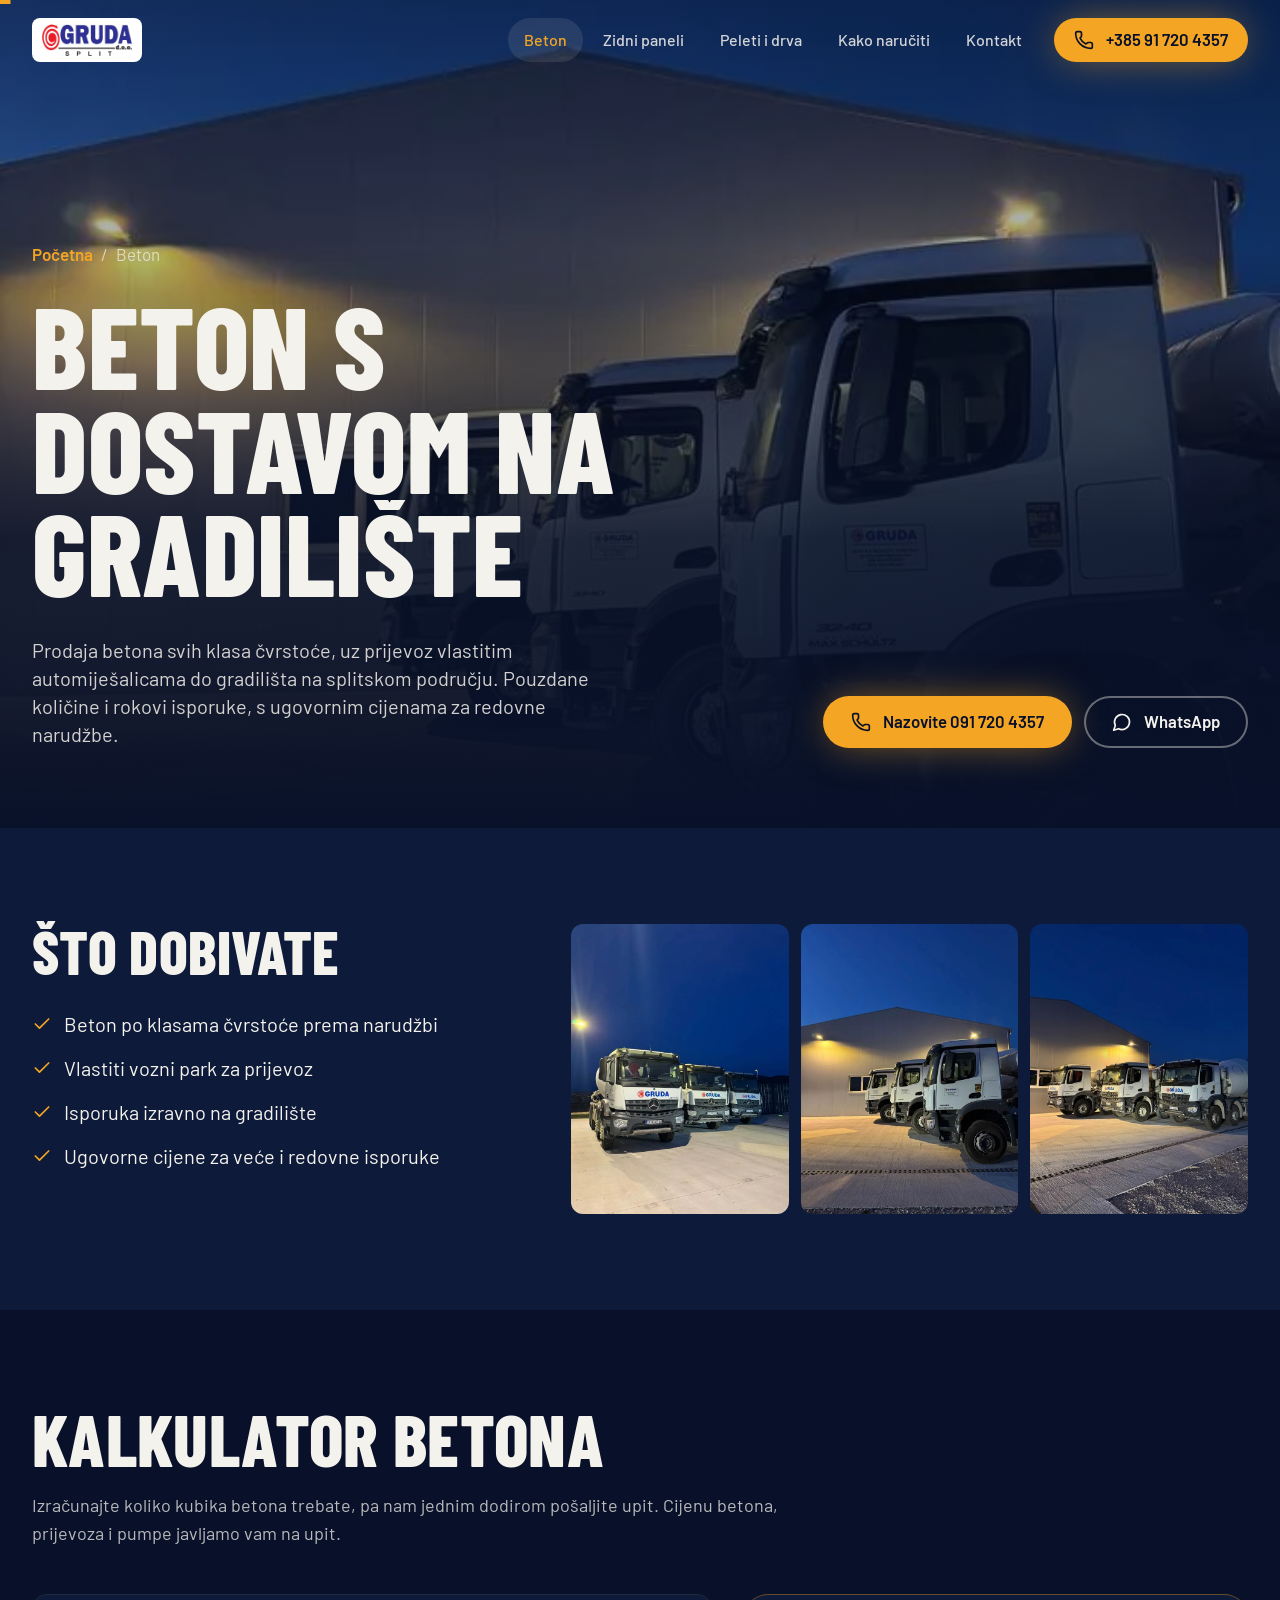
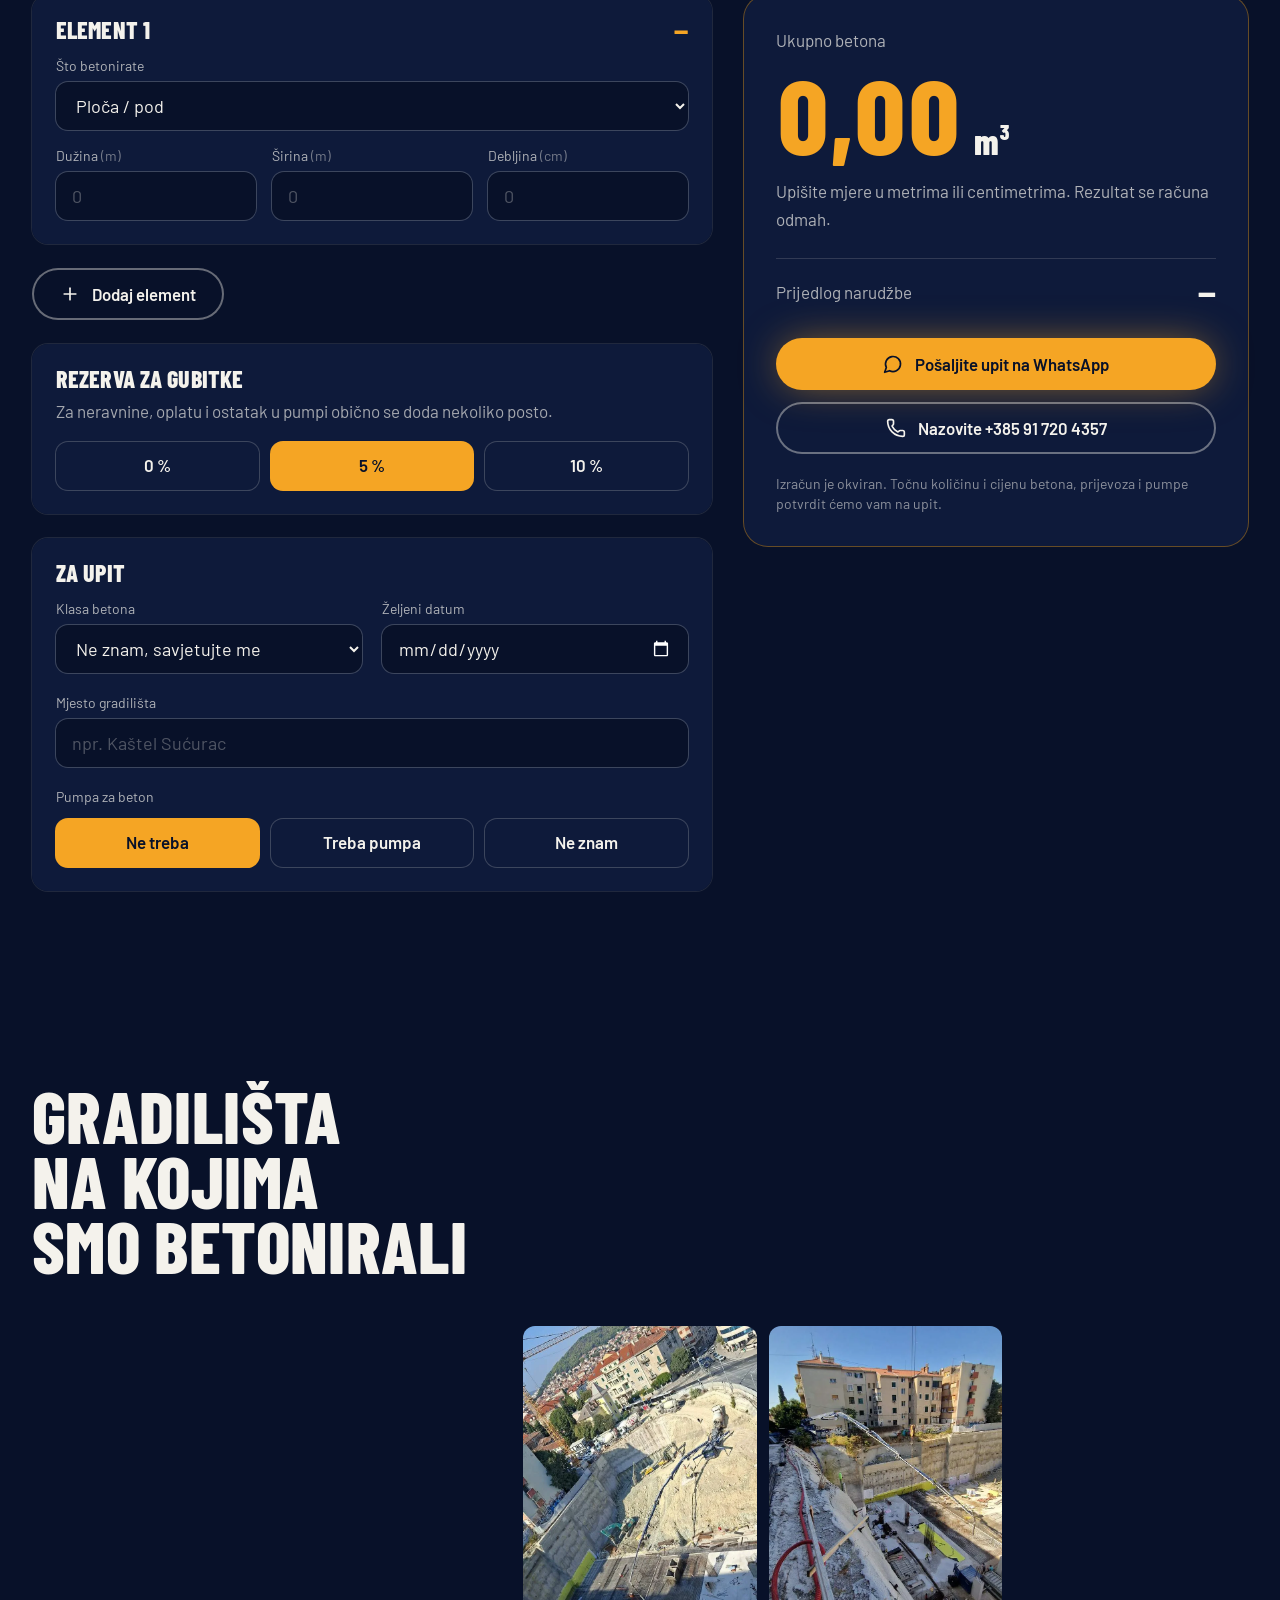
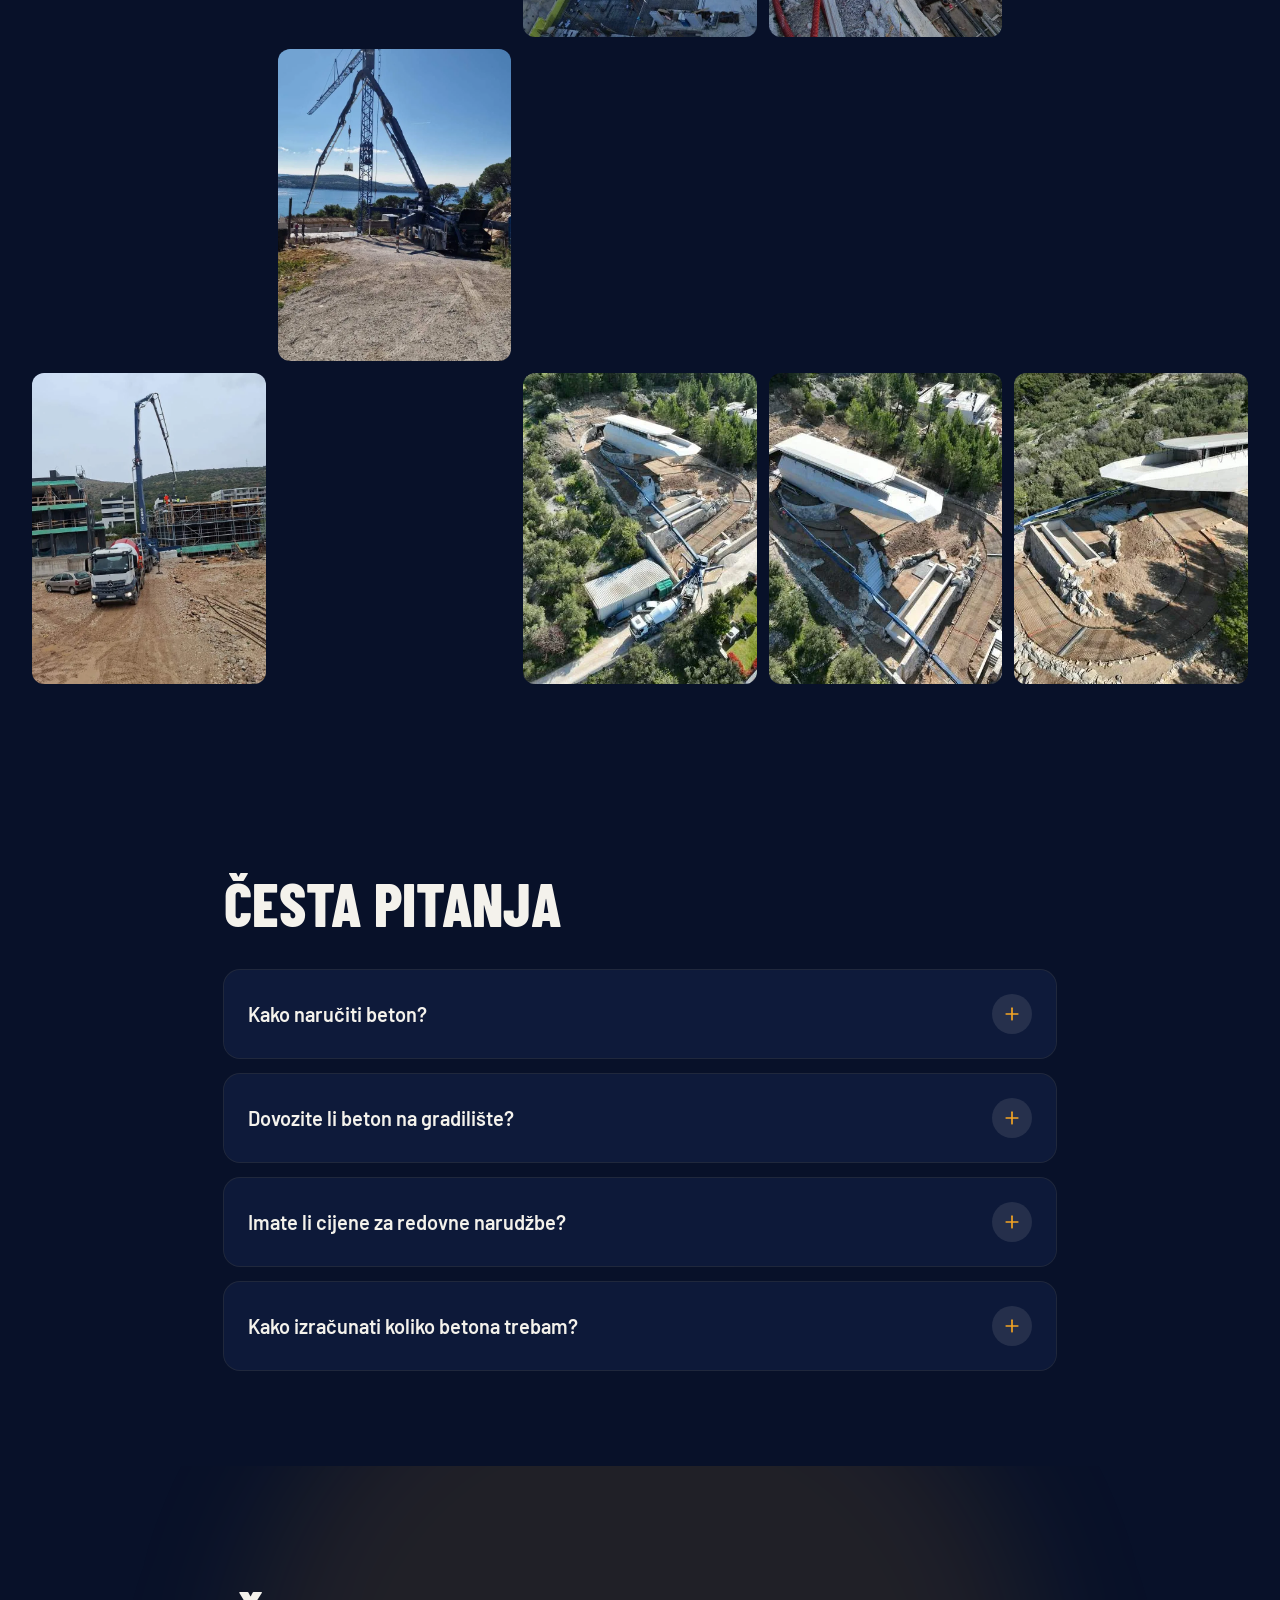
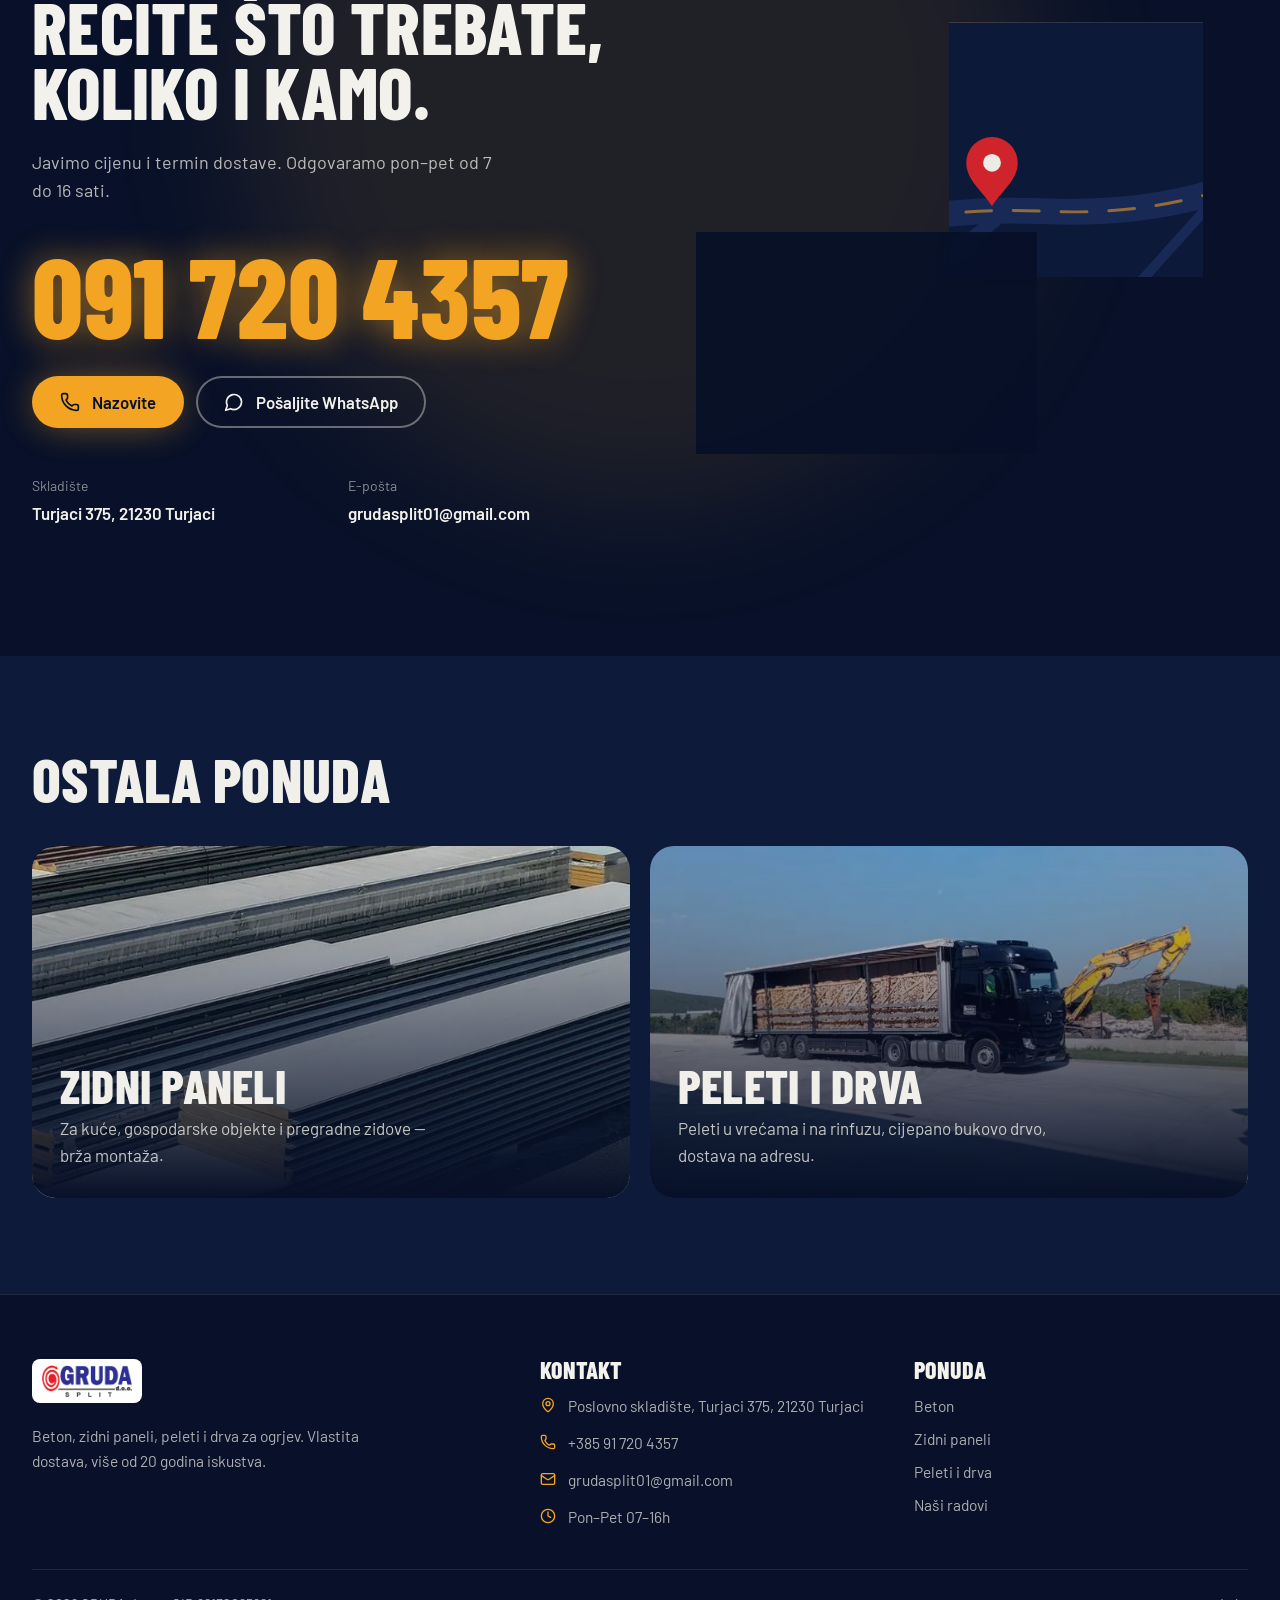
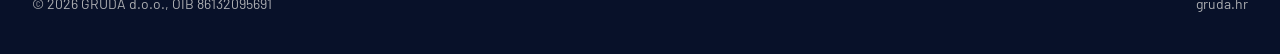
<file: beton/index.html>
<!DOCTYPE html>
<html lang="hr">
<head>
<meta charset="utf-8">
<meta name="viewport" content="width=device-width, initial-scale=1, viewport-fit=cover">
<title>Beton Split — prodaja i prijevoz automiješalicama | GRUDA d.o.o.</title>
<meta name="description" content="Prodaja betona svih klasa čvrstoće s prijevozom vlastitim automiješalicama do gradilišta na splitskom području. Ugovorne cijene za redovne narudžbe.">
<link rel="canonical" href="https://gruda.hr/beton/">
<meta name="theme-color" content="#0e1a3a">
<link rel="icon" href="/favicon.ico" sizes="32x32">
<link rel="icon" type="image/png" sizes="48x48" href="/favicon.png">
<link rel="apple-touch-icon" href="/apple-touch-icon.png">
<meta property="og:type" content="website">
<meta property="og:site_name" content="GRUDA d.o.o.">
<meta property="og:locale" content="hr_HR">
<meta property="og:url" content="https://gruda.hr/beton/">
<meta property="og:title" content="Beton Split — prodaja i prijevoz automiješalicama | GRUDA d.o.o.">
<meta property="og:description" content="Prodaja betona svih klasa čvrstoće s prijevozom vlastitim automiješalicama do gradilišta na splitskom području. Ugovorne cijene za redovne narudžbe.">
<meta property="og:image" content="https://gruda.hr/og-image.jpg">
<meta name="twitter:card" content="summary_large_image">
<link rel="preload" href="/fonts/barlow-condensed-800-latin.woff2" as="font" type="font/woff2" crossorigin>
<link rel="stylesheet" href="/css/app.css?v=06fe4d56">
<script>if(!matchMedia('(prefers-reduced-motion: reduce)').matches){document.documentElement.classList.add('anim');setTimeout(function(){if(!window.gsap)document.documentElement.classList.remove('anim')},4000)}</script>
<script src="/js/gsap.min.js" defer></script>
<script src="/js/ScrollTrigger.min.js" defer></script>
<script type="application/ld+json">[{"@context": "https://schema.org", "@type": "LocalBusiness", "@id": "https://gruda.hr/#tvrtka", "name": "GRUDA d.o.o.", "url": "https://gruda.hr/", "image": "https://gruda.hr/og-image.jpg", "logo": "https://gruda.hr/img/logo.png", "description": "Prodaja i prijevoz betona, zidni paneli te peleti i drva za ogrjev, s vlastitom dostavom na splitskom području.", "telephone": "+385917204357", "email": "grudasplit01@gmail.com", "taxID": "86132095691", "address": {"@type": "PostalAddress", "streetAddress": "Turjaci 375", "addressLocality": "Turjaci", "postalCode": "21230", "addressCountry": "HR"}, "hasMap": "https://www.google.com/maps/place/GRUDA+d.o.o.+Poslovno+skladi%C5%A1te,+375,+21230,+Turjaci,+Hrvatska/data=!4m2!3m1!1s0x134aaf006aa585e5:0x57cebcf8c4d6bbeb!18m1!1e1", "areaServed": "Split i okolica", "numberOfEmployees": {"@type": "QuantitativeValue", "minValue": 20}, "openingHoursSpecification": {"@type": "OpeningHoursSpecification", "dayOfWeek": ["Monday", "Tuesday", "Wednesday", "Thursday", "Friday"], "opens": "07:00", "closes": "16:00"}}, {"@context": "https://schema.org", "@type": "Service", "name": "Beton s dostavom na gradilište", "description": "Prodaja betona svih klasa čvrstoće s prijevozom vlastitim automiješalicama do gradilišta na splitskom području. Ugovorne cijene za redovne narudžbe.", "provider": {"@id": "https://gruda.hr/#tvrtka"}, "areaServed": "Split i okolica", "url": "https://gruda.hr/beton/"}, {"@context": "https://schema.org", "@type": "FAQPage", "mainEntity": [{"@type": "Question", "name": "Kako naručiti beton?", "acceptedAnswer": {"@type": "Answer", "text": "Nazovite ili pošaljite poruku na WhatsApp: recite klasu betona, približnu količinu, adresu gradilišta i željeni termin. Dogovorimo dostavu i javimo vam cijenu."}}, {"@type": "Question", "name": "Dovozite li beton na gradilište?", "acceptedAnswer": {"@type": "Answer", "text": "Da, vlastitim automiješalicama izravno na gradilište na splitskom području."}}, {"@type": "Question", "name": "Imate li cijene za redovne narudžbe?", "acceptedAnswer": {"@type": "Answer", "text": "Da, za veće i redovne isporuke dogovaramo ugovorne cijene."}}, {"@type": "Question", "name": "Kako izračunati koliko betona trebam?", "acceptedAnswer": {"@type": "Answer", "text": "Pomnožite dužinu, širinu i debljinu u metrima: ploča 10 × 5 m debljine 20 cm (0,20 m) treba 10 m³. Za stupove pomnožite presjek i visinu pa broj stupova: 4 stupa 30 × 30 cm visine 3 m = 0,30 × 0,30 × 3 × 4 = 1,08 m³. Dodajte nekoliko posto rezerve za neravnine i gubitke. Možete koristiti i naš kalkulator betona na ovoj stranici."}}]}, {"@context": "https://schema.org", "@type": "BreadcrumbList", "itemListElement": [{"@type": "ListItem", "position": 1, "name": "Početna", "item": "https://gruda.hr/"}, {"@type": "ListItem", "position": 2, "name": "Beton", "item": "https://gruda.hr/beton/"}]}]</script>
</head>
<body>
<a href="#sadrzaj" class="sr-only z-[100] bg-reflektor px-4 py-2 text-noc-duboka focus:not-sr-only focus:fixed focus:start-3 focus:top-3">Preskoči na sadržaj</a>
<div id="napredak" class="fixed inset-x-0 top-0 z-[60] h-1 origin-left scale-x-0 bg-reflektor" aria-hidden="true"></div>
<header id="top" data-scrolled="0" class="fixed inset-x-0 top-0 z-50 transition-[background-color,box-shadow,backdrop-filter] duration-500 data-[scrolled=1]:bg-noc-duboka/85 data-[scrolled=1]:shadow-[0_10px_40px_-10px_rgb(0_0_0/.6)] data-[scrolled=1]:backdrop-blur-xl ">
<div class="mx-auto w-full max-w-[86rem] px-5 sm:px-8 flex h-20 items-center gap-4">
<a href="/" class="me-auto flex items-center rounded-lg bg-white px-2.5 py-1.5" aria-label="GRUDA d.o.o. — početna"><img src="/img/logo.png" alt="GRUDA d.o.o. Split" width="420" height="150" class="h-8 w-auto"></a>
<nav id="nav" aria-label="Glavni izbornik" class="absolute inset-x-0 top-full hidden max-h-[calc(100svh-5rem)] flex-col overflow-y-auto border-t border-kamion/10 bg-noc-duboka/98 px-5 pt-2 pb-6 shadow-[0_30px_60px_-20px_rgb(0_0_0/.8)] backdrop-blur-xl lg:static lg:flex lg:max-h-none lg:flex-row lg:gap-1 lg:overflow-visible lg:border-0 lg:bg-transparent lg:p-0 lg:shadow-none lg:backdrop-blur-none"><a href="/beton/" class="border-b border-kamion/10 px-2 py-4 text-xl font-semibold transition last:border-0 hover:text-reflektor lg:rounded-full lg:border-0 lg:px-4 lg:py-2.5 lg:text-base lg:font-medium lg:hover:bg-kamion/10 lg:hover:text-kamion bg-kamion/10 text-reflektor" aria-current=page>Beton</a><a href="/zidni-paneli/" class="border-b border-kamion/10 px-2 py-4 text-xl font-semibold transition last:border-0 hover:text-reflektor lg:rounded-full lg:border-0 lg:px-4 lg:py-2.5 lg:text-base lg:font-medium lg:hover:bg-kamion/10 lg:hover:text-kamion text-kamion/85">Zidni paneli</a><a href="/peleti-i-drva/" class="border-b border-kamion/10 px-2 py-4 text-xl font-semibold transition last:border-0 hover:text-reflektor lg:rounded-full lg:border-0 lg:px-4 lg:py-2.5 lg:text-base lg:font-medium lg:hover:bg-kamion/10 lg:hover:text-kamion text-kamion/85">Peleti i drva</a><a href="/#ruta" class="border-b border-kamion/10 px-2 py-4 text-xl font-semibold transition last:border-0 hover:text-reflektor lg:rounded-full lg:border-0 lg:px-4 lg:py-2.5 lg:text-base lg:font-medium lg:hover:bg-kamion/10 lg:hover:text-kamion text-kamion/85">Kako naručiti</a><a href="/#kontakt" class="border-b border-kamion/10 px-2 py-4 text-xl font-semibold transition last:border-0 hover:text-reflektor lg:rounded-full lg:border-0 lg:px-4 lg:py-2.5 lg:text-base lg:font-medium lg:hover:bg-kamion/10 lg:hover:text-kamion text-kamion/85">Kontakt</a><a href="tel:+385917204357" class="gumb gumb-svjetlo mt-5 lg:hidden"><svg class="size-5 shrink-0" viewBox="0 0 24 24" fill="none" stroke="currentColor" stroke-width="2" stroke-linecap="round" stroke-linejoin="round" aria-hidden="true" focusable="false"><path d="M13.832 16.568a1 1 0 0 0 1.213-.303l.355-.465A2 2 0 0 1 17 15h3a2 2 0 0 1 2 2v3a2 2 0 0 1-2 2A18 18 0 0 1 2 4a2 2 0 0 1 2-2h3a2 2 0 0 1 2 2v3a2 2 0 0 1-.8 1.6l-.468.351a1 1 0 0 0-.292 1.233 14 14 0 0 0 6.392 6.384"/></svg>Nazovite +385 91 720 4357</a></nav>
<a href="tel:+385917204357" class="gumb gumb-svjetlo hidden min-h-11 px-5 lg:inline-flex"><svg class="size-5 shrink-0" viewBox="0 0 24 24" fill="none" stroke="currentColor" stroke-width="2" stroke-linecap="round" stroke-linejoin="round" aria-hidden="true" focusable="false"><path d="M13.832 16.568a1 1 0 0 0 1.213-.303l.355-.465A2 2 0 0 1 17 15h3a2 2 0 0 1 2 2v3a2 2 0 0 1-2 2A18 18 0 0 1 2 4a2 2 0 0 1 2-2h3a2 2 0 0 1 2 2v3a2 2 0 0 1-.8 1.6l-.468.351a1 1 0 0 0-.292 1.233 14 14 0 0 0 6.392 6.384"/></svg>+385 91 720 4357</a>
<button id="navbtn" type="button" aria-label="Izbornik" aria-controls="nav" aria-expanded="false" class="grid size-12 place-items-center rounded-full bg-noc-duboka/60 ring-1 ring-kamion/30 backdrop-blur lg:hidden"><svg class="size-6" viewBox="0 0 24 24" fill="none" stroke="currentColor" stroke-width="2" stroke-linecap="round" stroke-linejoin="round" aria-hidden="true" focusable="false"><line x1="4" x2="20" y1="7" y2="7"/><line x1="4" x2="20" y1="12" y2="12"/><line x1="4" x2="20" y1="17" y2="17"/></svg></button>
</div></header>
<main id="sadrzaj">
<section data-hero class="relative isolate flex min-h-[92svh] items-end overflow-hidden">
<div class="absolute inset-0 -z-20 overflow-hidden" data-reflektor><picture><source type="image/webp" srcset="/img/beton-2.webp"><img src="/img/beton-2.jpg" alt="Beton s dostavom na gradilište" width="720" height="960" class="size-full object-cover" fetchpriority="high" data-hero-zum></picture></div>
<div class="absolute inset-0 -z-10 bg-[linear-gradient(to_top,#081129_0%,rgb(8_17_41/.88)_35%,rgb(8_17_41/.3)_70%,rgb(8_17_41/.6)_100%)]"></div>
<div class="mx-auto w-full max-w-[86rem] px-5 sm:px-8 pt-36 pb-16 sm:pb-20">
<nav aria-label="Putanja" data-hero-dolje class="text-kamion/70"><a href="/" class="font-semibold text-reflektor hover:underline">Početna</a><span class="mx-2">/</span>Beton</nav>
<h1 class="mt-6 max-w-[14ch] text-[clamp(3.4rem,9vw,8rem)]"><span class="rijec"><span data-rijec>Beton</span></span> <span class="rijec"><span data-rijec>s</span></span> <span class="rijec"><span data-rijec>dostavom</span></span> <span class="rijec"><span data-rijec>na</span></span> <span class="rijec"><span data-rijec>gradilište</span></span></h1>
<div class="mt-8 grid gap-8 lg:grid-cols-[1.2fr_1fr] lg:items-end">
<p data-hero-dolje class="max-w-[52ch] text-xl text-kamion/85">Prodaja betona svih klasa čvrstoće, uz prijevoz vlastitim automiješalicama do gradilišta na splitskom području. Pouzdane količine i rokovi isporuke, s ugovornim cijenama za redovne narudžbe.</p>
<div data-hero-dolje class="flex flex-wrap gap-3 lg:justify-end"><a class="gumb gumb-svjetlo" href="tel:+385917204357"><svg class="size-5 shrink-0" viewBox="0 0 24 24" fill="none" stroke="currentColor" stroke-width="2" stroke-linecap="round" stroke-linejoin="round" aria-hidden="true" focusable="false"><path d="M13.832 16.568a1 1 0 0 0 1.213-.303l.355-.465A2 2 0 0 1 17 15h3a2 2 0 0 1 2 2v3a2 2 0 0 1-2 2A18 18 0 0 1 2 4a2 2 0 0 1 2-2h3a2 2 0 0 1 2 2v3a2 2 0 0 1-.8 1.6l-.468.351a1 1 0 0 0-.292 1.233 14 14 0 0 0 6.392 6.384"/></svg>Nazovite 091 720 4357</a>
<a class="gumb gumb-obrub" href="https://wa.me/385917204357" target="_blank" rel="noopener"><svg class="size-5 shrink-0" viewBox="0 0 24 24" fill="none" stroke="currentColor" stroke-width="2" stroke-linecap="round" stroke-linejoin="round" aria-hidden="true" focusable="false"><path d="M7.9 20A9 9 0 1 0 4 16.1L2 22Z"/></svg>WhatsApp</a></div></div>
</div>
</section>

<section class="overflow-x-clip bg-noc py-24"><div class="mx-auto w-full max-w-[86rem] px-5 sm:px-8 grid gap-14 lg:grid-cols-[1fr_1.4fr]">
<div><h2 class="text-6xl" data-udji="lijevo">Što dobivate</h2><ul class="mt-8 grid gap-4 text-xl" data-udji><li class="flex items-center gap-3"><svg class="size-5 text-reflektor" viewBox="0 0 24 24" fill="none" stroke="currentColor" stroke-width="2" stroke-linecap="round" stroke-linejoin="round" aria-hidden="true" focusable="false"><path d="M20 6 9 17l-5-5"/></svg>Beton po klasama čvrstoće prema narudžbi</li><li class="flex items-center gap-3"><svg class="size-5 text-reflektor" viewBox="0 0 24 24" fill="none" stroke="currentColor" stroke-width="2" stroke-linecap="round" stroke-linejoin="round" aria-hidden="true" focusable="false"><path d="M20 6 9 17l-5-5"/></svg>Vlastiti vozni park za prijevoz</li><li class="flex items-center gap-3"><svg class="size-5 text-reflektor" viewBox="0 0 24 24" fill="none" stroke="currentColor" stroke-width="2" stroke-linecap="round" stroke-linejoin="round" aria-hidden="true" focusable="false"><path d="M20 6 9 17l-5-5"/></svg>Isporuka izravno na gradilište</li><li class="flex items-center gap-3"><svg class="size-5 text-reflektor" viewBox="0 0 24 24" fill="none" stroke="currentColor" stroke-width="2" stroke-linecap="round" stroke-linejoin="round" aria-hidden="true" focusable="false"><path d="M20 6 9 17l-5-5"/></svg>Ugovorne cijene za veće i redovne isporuke</li></ul></div>
<div><div class="grid gap-3 grid-cols-2 sm:grid-cols-3" data-galerija><button type="button" aria-label="Povećaj: GRUDA automiješalica" class="group overflow-hidden rounded-xl" data-udji><picture><source type="image/webp" srcset="/img/beton-1.webp"><img src="/img/beton-1.jpg" alt="GRUDA automiješalica" width="720" height="960" class="aspect-[3/4] w-full object-cover transition duration-700 group-hover:scale-110 group-hover:brightness-110" loading="lazy" decoding="async" ></picture></button><button type="button" aria-label="Povećaj: GRUDA vozni park" class="group overflow-hidden rounded-xl" data-udji><picture><source type="image/webp" srcset="/img/beton-2.webp"><img src="/img/beton-2.jpg" alt="GRUDA vozni park" width="720" height="960" class="aspect-[3/4] w-full object-cover transition duration-700 group-hover:scale-110 group-hover:brightness-110" loading="lazy" decoding="async" ></picture></button><button type="button" aria-label="Povećaj: GRUDA kamion mješalica" class="group overflow-hidden rounded-xl" data-udji><picture><source type="image/webp" srcset="/img/beton-3.webp"><img src="/img/beton-3.jpg" alt="GRUDA kamion mješalica" width="720" height="960" class="aspect-[3/4] w-full object-cover transition duration-700 group-hover:scale-110 group-hover:brightness-110" loading="lazy" decoding="async" ></picture></button></div></div>
</div></section>
<section id="kalkulator" class="overflow-x-clip bg-noc-duboka py-24"><div class="mx-auto w-full max-w-[86rem] px-5 sm:px-8">
<div class="max-w-3xl">
<h2 class="text-6xl sm:text-7xl" data-udji="lijevo">Kalkulator betona</h2>
<p class="mt-5 text-lg text-kamion/75" data-udji>Izračunajte koliko kubika betona trebate, pa nam jednim dodirom pošaljite upit.
Cijenu betona, prijevoza i pumpe javljamo vam na upit.</p>
</div>
<p id="kalk-bezjs" class="mt-10 rounded-2xl bg-noc p-6 text-lg ring-1 ring-kamion/10">Za kalkulator uključite JavaScript u pregledniku ili nas nazovite:
<a class="font-semibold text-reflektor hover:underline" href="tel:+385917204357">+385 91 720 4357</a>.</p>
<form id="kalk" hidden class="mt-12 grid items-start gap-8 lg:grid-cols-[1.35fr_1fr]" onsubmit="return false">
<div class="grid gap-6">
<div id="kalk-elementi" class="grid gap-4" aria-live="off"></div>
<template id="kalk-tpl"><fieldset class="rounded-2xl bg-noc p-5 ring-1 ring-kamion/10 sm:p-6">
<div class="mb-4 flex flex-wrap items-center justify-between gap-3">
<legend class="contents"><span data-rb class="cesta text-2xl">Element</span></legend>
<span class="flex items-center gap-3"><span data-m3 class="cesta text-2xl normal-case text-reflektor tabular-nums">—</span>
<button type="button" data-ukloni class="rounded-full px-3 py-2 text-sm text-kamion/70 ring-1 ring-kamion/20 hover:text-reflektor hover:ring-reflektor">Ukloni</button></span></div>
<label class="grid gap-1.5"><span class="text-sm text-kamion/70">Što betonirate</span><select class="min-h-12 w-full rounded-xl bg-noc-duboka px-4 text-lg text-kamion ring-1 ring-kamion/20 focus:ring-2 focus:ring-reflektor focus:outline-none"><option value="ploca">Ploča / pod</option><option value="temelj">Trakasti temelj</option><option value="zid">Zid / greda</option><option value="stup">Stup (četvrtasti)</option><option value="stupo">Stup (okrugli)</option><option value="kolicina">Znam količinu (m³)</option></select></label>
<div data-polja class="mt-4 grid grid-cols-3 gap-3 sm:gap-4"></div>
</fieldset></template>
<button type="button" id="kalk-dodaj" class="gumb gumb-obrub justify-self-start"><svg class="size-5 shrink-0" viewBox="0 0 24 24" fill="none" stroke="currentColor" stroke-width="2" stroke-linecap="round" stroke-linejoin="round" aria-hidden="true" focusable="false"><path d="M5 12h14"/><path d="M12 5v14"/></svg>Dodaj element</button>
<fieldset class="rounded-2xl bg-noc p-5 ring-1 ring-kamion/10 sm:p-6"><legend class="cesta float-left mb-2 w-full text-2xl">Rezerva za gubitke</legend>
<p class="clear-both mb-4 text-kamion/65">Za neravnine, oplatu i ostatak u pumpi obično se doda nekoliko posto.</p>
<div class="grid grid-cols-3 gap-3"><label class="relative flex min-h-12 cursor-pointer items-center justify-center rounded-xl px-4 font-semibold ring-1 ring-kamion/20 transition has-[:checked]:bg-reflektor has-[:checked]:text-noc-duboka has-[:checked]:ring-reflektor has-[:focus-visible]:outline-3 has-[:focus-visible]:outline-reflektor"><input type="radio" name="rezerva" value="0" class="sr-only">0 %</label><label class="relative flex min-h-12 cursor-pointer items-center justify-center rounded-xl px-4 font-semibold ring-1 ring-kamion/20 transition has-[:checked]:bg-reflektor has-[:checked]:text-noc-duboka has-[:checked]:ring-reflektor has-[:focus-visible]:outline-3 has-[:focus-visible]:outline-reflektor"><input type="radio" name="rezerva" value="5" class="sr-only" checked>5 %</label><label class="relative flex min-h-12 cursor-pointer items-center justify-center rounded-xl px-4 font-semibold ring-1 ring-kamion/20 transition has-[:checked]:bg-reflektor has-[:checked]:text-noc-duboka has-[:checked]:ring-reflektor has-[:focus-visible]:outline-3 has-[:focus-visible]:outline-reflektor"><input type="radio" name="rezerva" value="10" class="sr-only">10 %</label></div></fieldset>
<fieldset class="rounded-2xl bg-noc p-5 ring-1 ring-kamion/10 sm:p-6"><legend class="cesta float-left mb-4 w-full text-2xl">Za upit</legend>
<div class="clear-both grid gap-5 sm:grid-cols-2">
<label class="grid gap-1.5"><span class="text-sm text-kamion/70">Klasa betona</span><select name="klasa" class="min-h-12 w-full rounded-xl bg-noc-duboka px-4 text-lg text-kamion ring-1 ring-kamion/20 focus:ring-2 focus:ring-reflektor focus:outline-none"><option>Ne znam, savjetujte me</option><option>C12/15</option><option>C16/20</option><option>C20/25</option><option>C25/30</option><option>C30/37</option><option>C35/45</option></select></label>
<label class="grid gap-1.5"><span class="text-sm text-kamion/70">Željeni datum</span><input type="date" name="datum" class="min-h-12 w-full rounded-xl bg-noc-duboka px-4 text-lg text-kamion ring-1 ring-kamion/20 focus:ring-2 focus:ring-reflektor focus:outline-none [color-scheme:dark]"></label>
<label class="grid gap-1.5 sm:col-span-2"><span class="text-sm text-kamion/70">Mjesto gradilišta</span><input name="mjesto" autocomplete="address-level2" placeholder="npr. Kaštel Sućurac" class="min-h-12 w-full rounded-xl bg-noc-duboka px-4 text-lg text-kamion ring-1 ring-kamion/20 focus:ring-2 focus:ring-reflektor focus:outline-none placeholder:text-kamion/30"></label>
</div>
<p class="mt-5 mb-3 text-sm text-kamion/70">Pumpa za beton</p><div class="grid grid-cols-3 gap-3"><label class="relative flex min-h-12 cursor-pointer items-center justify-center rounded-xl px-4 font-semibold ring-1 ring-kamion/20 transition has-[:checked]:bg-reflektor has-[:checked]:text-noc-duboka has-[:checked]:ring-reflektor has-[:focus-visible]:outline-3 has-[:focus-visible]:outline-reflektor"><input type="radio" name="pumpa" value="ne" class="sr-only" checked>Ne treba</label><label class="relative flex min-h-12 cursor-pointer items-center justify-center rounded-xl px-4 font-semibold ring-1 ring-kamion/20 transition has-[:checked]:bg-reflektor has-[:checked]:text-noc-duboka has-[:checked]:ring-reflektor has-[:focus-visible]:outline-3 has-[:focus-visible]:outline-reflektor"><input type="radio" name="pumpa" value="da" class="sr-only">Treba pumpa</label><label class="relative flex min-h-12 cursor-pointer items-center justify-center rounded-xl px-4 font-semibold ring-1 ring-kamion/20 transition has-[:checked]:bg-reflektor has-[:checked]:text-noc-duboka has-[:checked]:ring-reflektor has-[:focus-visible]:outline-3 has-[:focus-visible]:outline-reflektor"><input type="radio" name="pumpa" value="ne znam" class="sr-only">Ne znam</label></div>
</fieldset>
</div>
<aside class="rounded-3xl bg-noc p-6 ring-1 ring-reflektor/40 sm:p-8 lg:sticky lg:top-28" aria-live="polite">
<p class="text-kamion/70">Ukupno betona</p>
<p class="cesta mt-2 flex items-baseline gap-3"><span id="kalk-zbroj" class="inline-block origin-left text-[clamp(4rem,12vw,6.5rem)] leading-none text-reflektor tabular-nums">0,00</span><span class="text-4xl normal-case">m³</span></p>
<p id="kalk-poruka" class="mt-3 text-kamion/70">Upišite mjere u metrima ili centimetrima. Rezultat se računa odmah.</p>
<div class="mt-6 flex items-center justify-between gap-4 border-t border-kamion/15 pt-5"><span class="text-kamion/70">Prijedlog narudžbe</span><span id="kalk-prijedlog" class="cesta text-3xl normal-case tabular-nums">—</span></div>
<div class="mt-8 grid gap-3">
<a id="kalk-wa" href="https://wa.me/385917204357" target="_blank" rel="noopener" class="gumb gumb-svjetlo"><svg class="size-5 shrink-0" viewBox="0 0 24 24" fill="none" stroke="currentColor" stroke-width="2" stroke-linecap="round" stroke-linejoin="round" aria-hidden="true" focusable="false"><path d="M7.9 20A9 9 0 1 0 4 16.1L2 22Z"/></svg>Pošaljite upit na WhatsApp</a>
<a href="tel:+385917204357" class="gumb gumb-obrub"><svg class="size-5 shrink-0" viewBox="0 0 24 24" fill="none" stroke="currentColor" stroke-width="2" stroke-linecap="round" stroke-linejoin="round" aria-hidden="true" focusable="false"><path d="M13.832 16.568a1 1 0 0 0 1.213-.303l.355-.465A2 2 0 0 1 17 15h3a2 2 0 0 1 2 2v3a2 2 0 0 1-2 2A18 18 0 0 1 2 4a2 2 0 0 1 2-2h3a2 2 0 0 1 2 2v3a2 2 0 0 1-.8 1.6l-.468.351a1 1 0 0 0-.292 1.233 14 14 0 0 0 6.392 6.384"/></svg>Nazovite +385 91 720 4357</a></div>
<p class="mt-5 text-sm text-kamion/55">Izračun je okviran. Točnu količinu i cijenu betona, prijevoza i pumpe potvrdit ćemo vam na upit.</p>
</aside>
</form>
<script>
(function(){
var K=document.getElementById('kalk');if(!K)return;
K.hidden=false;document.getElementById('kalk-bezjs').hidden=true;
var popis=document.getElementById('kalk-elementi'),tpl=document.getElementById('kalk-tpl'),
    zbroj=document.getElementById('kalk-zbroj'),prijedlog=document.getElementById('kalk-prijedlog'),
    poruka=document.getElementById('kalk-poruka'),wa=document.getElementById('kalk-wa'),
    red=matchMedia('(prefers-reduced-motion: reduce)').matches;
var VRSTE={
  ploca:{naziv:'Ploča / pod',polja:[['Dužina','m'],['Širina','m'],['Debljina','cm']],m3:function(a){return a[0]*a[1]*a[2]/100}},
  temelj:{naziv:'Trakasti temelj',polja:[['Ukupna dužina','m'],['Širina','cm'],['Visina','cm']],m3:function(a){return a[0]*a[1]/100*a[2]/100}},
  zid:{naziv:'Zid / greda',polja:[['Dužina','m'],['Debljina','cm'],['Visina','m']],m3:function(a){return a[0]*a[1]/100*a[2]}},
  stup:{naziv:'Stup (četvrtasti)',polja:[['Širina','cm'],['Dubina','cm'],['Visina','m'],['Broj stupova','kom']],m3:function(a){return a[0]/100*a[1]/100*a[2]*a[3]}},
  stupo:{naziv:'Stup (okrugli)',polja:[['Promjer','cm'],['Visina','m'],['Broj stupova','kom']],m3:function(a){var r=a[0]/200;return Math.PI*r*r*a[1]*a[2]}},
  kolicina:{naziv:'Znam količinu',polja:[['Količina','m³']],m3:function(a){return a[0]}}
};
function broj(v){v=String(v||'').trim().replace(/\s/g,'').replace(',','.');var n=parseFloat(v);return isFinite(n)&&n>0?n:0}
function f2(n){return n.toLocaleString('hr-HR',{minimumFractionDigits:2,maximumFractionDigits:2})}
function f1(n){return n.toLocaleString('hr-HR',{minimumFractionDigits:1,maximumFractionDigits:1})}
var brojac=0;
var MREZA={1:'grid-cols-1',3:'grid-cols-3',4:'grid-cols-2 sm:grid-cols-4'};
function polja(el){var v=VRSTE[el.querySelector('select').value],box=el.querySelector('[data-polja]');box.innerHTML='';
  box.className='mt-4 grid gap-3 sm:gap-4 '+MREZA[v.polja.length];
  v.polja.forEach(function(p){brojac++;var id='kp'+brojac;var w=document.createElement('label');w.className='grid content-end gap-1.5';w.htmlFor=id;
    w.innerHTML='<span class="text-sm text-kamion/70">'+p[0]+' <span class="text-kamion/45">('+p[1]+')</span></span>'+
    '<input id="'+id+'" inputmode="decimal" autocomplete="off" placeholder="0" class="min-h-12 w-full rounded-xl bg-noc-duboka px-4 text-lg text-kamion ring-1 ring-kamion/20 placeholder:text-kamion/30 focus:ring-2 focus:ring-reflektor focus:outline-none">';
    box.appendChild(w)});racunaj()}
function dodaj(vrsta){var el=tpl.content.firstElementChild.cloneNode(true);el.querySelector('select').value=vrsta||'ploca';popis.appendChild(el);
  el.querySelector('select').addEventListener('change',function(){polja(el)});
  el.querySelector('[data-ukloni]').addEventListener('click',function(){el.remove();oznake();racunaj()});polja(el);oznake()}
function oznake(){var svi=popis.children;[].forEach.call(svi,function(el,i){el.querySelector('[data-rb]').textContent='Element '+(i+1);el.querySelector('[data-ukloni]').hidden=svi.length<2})}
function stavke(){return [].map.call(popis.children,function(el){var k=el.querySelector('select').value,v=VRSTE[k];
  var a=[].map.call(el.querySelectorAll('input'),function(i){return broj(i.value)});var m=a.every(function(x){return x>0})?v.m3(a):0;
  el.querySelector('[data-m3]').textContent=m?f2(m)+' m³':'—';return {v:v,a:a,m:m}})}
var zadnji=-1;
function racunaj(){var s=stavke(),uk=s.reduce(function(t,x){return t+x.m},0),rez=parseFloat(K.querySelector('[name=rezerva]:checked').value)/100,
  sR=uk*(1+rez),pr=Math.ceil(sR*2)/2;
  zbroj.textContent=f2(sR);prijedlog.textContent=sR>0?f1(pr)+' m³':'—';
  poruka.textContent=sR>0?'S rezervom od '+Math.round(rez*100)+' %. Prijedlog narudžbe zaokružen je naviše na 0,5 m³.':'Upišite mjere u metrima ili centimetrima. Rezultat se računa odmah.';
  if(!red&&sR!==zadnji&&window.gsap){gsap.fromTo(zbroj,{scale:1.08,color:'#ffd07a'},{scale:1,color:'#f5a524',duration:.5,ease:'power2.out'})}zadnji=sR;
  var red_=s.filter(function(x){return x.m>0}).map(function(x,i){return '- '+x.v.naziv+': '+(x.v.polja.length>1?x.a.map(function(n,j){return (x.v.polja[j][0]==='Promjer'?'Ø ':'')+String(n).replace('.',',')+' '+x.v.polja[j][1]}).join(' × ')+' = ':'')+f2(x.m)+' m³'});
  var kl=K.querySelector('[name=klasa]').value,pu=K.querySelector('[name=pumpa]:checked').value,mj=K.querySelector('[name=mjesto]').value.trim(),dt=K.querySelector('[name=datum]').value;
  var t='Pozdrav, upit za beton (kalkulator na gruda.hr):\n'+(red_.length?red_.join('\n')+'\n':'')+
    'Ukupno s rezervom '+Math.round(rez*100)+' %: '+f2(sR)+' m³'+(sR>0?' (prijedlog '+f1(pr)+' m³)':'')+'\n'+
    'Klasa betona: '+kl+'\nPumpa za beton: '+pu+'\nMjesto gradilišta: '+(mj||'—')+'\nŽeljeni datum: '+(dt?dt.split('-').reverse().join('.')+'.':'—')+'\n\nMolim cijenu '+(pu==='da'?'betona, prijevoza i pumpe':'betona i prijevoza')+'.';
  wa.href='https://wa.me/385917204357?text='+encodeURIComponent(t)}
K.addEventListener('input',racunaj);K.addEventListener('change',racunaj);
document.getElementById('kalk-dodaj').addEventListener('click',function(){dodaj('ploca');var z=popis.lastElementChild.querySelector('input');if(z)z.focus()});
dodaj('ploca');
})();
</script>
</div></section>
<section id="radovi" class="overflow-x-clip bg-noc-duboka py-24"><div class="mx-auto w-full max-w-[86rem] px-5 sm:px-8">
<h2 class="mb-12 max-w-[14ch] text-6xl sm:text-7xl" data-udji="lijevo">Gradilišta na kojima smo betonirali</h2><div class="grid gap-3 grid-cols-2 sm:grid-cols-3 lg:grid-cols-5" data-galerija><button type="button" aria-label="Povećaj: Betoniranje krovne ploče, pogled iz zraka" class="group overflow-hidden rounded-xl" data-udji><picture><source type="image/webp" srcset="/img/radovi-01.webp"><img src="/img/radovi-01.jpg" alt="Betoniranje krovne ploče, pogled iz zraka" width="700" height="933" class="aspect-[3/4] w-full object-cover transition duration-700 group-hover:scale-110 group-hover:brightness-110" loading="lazy" decoding="async" ></picture></button><button type="button" aria-label="Povećaj: Pumpa za beton na gradilištu zgrade, pogled s krana" class="group overflow-hidden rounded-xl" data-udji><picture><source type="image/webp" srcset="/img/radovi-02.webp"><img src="/img/radovi-02.jpg" alt="Pumpa za beton na gradilištu zgrade, pogled s krana" width="700" height="933" class="aspect-[3/4] w-full object-cover transition duration-700 group-hover:scale-110 group-hover:brightness-110" loading="lazy" decoding="async" ></picture></button><button type="button" aria-label="Povećaj: Betoniranje u građevinskoj jami u gradu" class="group overflow-hidden rounded-xl" data-udji><picture><source type="image/webp" srcset="/img/radovi-03.webp"><img src="/img/radovi-03.jpg" alt="Betoniranje u građevinskoj jami u gradu" width="700" height="1244" class="aspect-[3/4] w-full object-cover transition duration-700 group-hover:scale-110 group-hover:brightness-110" loading="lazy" decoding="async" ></picture></button><button type="button" aria-label="Povećaj: Betoniranje temelja uz potporni zid građevinske jame" class="group overflow-hidden rounded-xl" data-udji><picture><source type="image/webp" srcset="/img/radovi-04.webp"><img src="/img/radovi-04.jpg" alt="Betoniranje temelja uz potporni zid građevinske jame" width="700" height="1243" class="aspect-[3/4] w-full object-cover transition duration-700 group-hover:scale-110 group-hover:brightness-110" loading="lazy" decoding="async" ></picture></button><button type="button" aria-label="Povećaj: Pumpa spušta beton u duboku građevinsku jamu" class="group overflow-hidden rounded-xl" data-udji><picture><source type="image/webp" srcset="/img/radovi-05.webp"><img src="/img/radovi-05.jpg" alt="Pumpa spušta beton u duboku građevinsku jamu" width="700" height="1243" class="aspect-[3/4] w-full object-cover transition duration-700 group-hover:scale-110 group-hover:brightness-110" loading="lazy" decoding="async" ></picture></button><button type="button" aria-label="Povećaj: Dvije pumpe za beton pri betoniranju ploče uz more" class="group overflow-hidden rounded-xl" data-udji><picture><source type="image/webp" srcset="/img/radovi-06.webp"><img src="/img/radovi-06.jpg" alt="Dvije pumpe za beton pri betoniranju ploče uz more" width="700" height="933" class="aspect-[3/4] w-full object-cover transition duration-700 group-hover:scale-110 group-hover:brightness-110" loading="lazy" decoding="async" ></picture></button><button type="button" aria-label="Povećaj: Autopumpa za beton s razvučenom granom uz toranjski kran" class="group overflow-hidden rounded-xl" data-udji><picture><source type="image/webp" srcset="/img/radovi-07.webp"><img src="/img/radovi-07.jpg" alt="Autopumpa za beton s razvučenom granom uz toranjski kran" width="700" height="1244" class="aspect-[3/4] w-full object-cover transition duration-700 group-hover:scale-110 group-hover:brightness-110" loading="lazy" decoding="async" ></picture></button><button type="button" aria-label="Povećaj: Autopumpa za beton na dnu građevinske jame" class="group overflow-hidden rounded-xl" data-udji><picture><source type="image/webp" srcset="/img/radovi-08.webp"><img src="/img/radovi-08.jpg" alt="Autopumpa za beton na dnu građevinske jame" width="700" height="1515" class="aspect-[3/4] w-full object-cover transition duration-700 group-hover:scale-110 group-hover:brightness-110" loading="lazy" decoding="async" ></picture></button><button type="button" aria-label="Povećaj: Radnici ravnaju svježe izliveni beton" class="group overflow-hidden rounded-xl" data-udji><picture><source type="image/webp" srcset="/img/radovi-09.webp"><img src="/img/radovi-09.jpg" alt="Radnici ravnaju svježe izliveni beton" width="700" height="1244" class="aspect-[3/4] w-full object-cover transition duration-700 group-hover:scale-110 group-hover:brightness-110" loading="lazy" decoding="async" ></picture></button><button type="button" aria-label="Povećaj: Betoniranje temeljne ploče preko armature, pogled odozgo" class="group overflow-hidden rounded-xl" data-udji><picture><source type="image/webp" srcset="/img/radovi-10.webp"><img src="/img/radovi-10.jpg" alt="Betoniranje temeljne ploče preko armature, pogled odozgo" width="700" height="1244" class="aspect-[3/4] w-full object-cover transition duration-700 group-hover:scale-110 group-hover:brightness-110" loading="lazy" decoding="async" ></picture></button><button type="button" aria-label="Povećaj: Automiješalica i pumpa za beton na gradilištu zgrade" class="group overflow-hidden rounded-xl" data-udji><picture><source type="image/webp" srcset="/img/radovi-11.webp"><img src="/img/radovi-11.jpg" alt="Automiješalica i pumpa za beton na gradilištu zgrade" width="700" height="1244" class="aspect-[3/4] w-full object-cover transition duration-700 group-hover:scale-110 group-hover:brightness-110" loading="lazy" decoding="async" ></picture></button><button type="button" aria-label="Povećaj: Autopumpa za beton s podignutom granom" class="group overflow-hidden rounded-xl" data-udji><picture><source type="image/webp" srcset="/img/radovi-12.webp"><img src="/img/radovi-12.jpg" alt="Autopumpa za beton s podignutom granom" width="700" height="933" class="aspect-[3/4] w-full object-cover transition duration-700 group-hover:scale-110 group-hover:brightness-110" loading="lazy" decoding="async" ></picture></button><button type="button" aria-label="Povećaj: Betoniranje kuće na padini, snimka iz zraka" class="group overflow-hidden rounded-xl" data-udji><picture><source type="image/webp" srcset="/img/radovi-13.webp"><img src="/img/radovi-13.jpg" alt="Betoniranje kuće na padini, snimka iz zraka" width="700" height="524" class="aspect-[3/4] w-full object-cover transition duration-700 group-hover:scale-110 group-hover:brightness-110" loading="lazy" decoding="async" ></picture></button><button type="button" aria-label="Povećaj: Pumpa za beton dohvaća kuću na padini, snimka iz zraka" class="group overflow-hidden rounded-xl" data-udji><picture><source type="image/webp" srcset="/img/radovi-14.webp"><img src="/img/radovi-14.jpg" alt="Pumpa za beton dohvaća kuću na padini, snimka iz zraka" width="700" height="524" class="aspect-[3/4] w-full object-cover transition duration-700 group-hover:scale-110 group-hover:brightness-110" loading="lazy" decoding="async" ></picture></button><button type="button" aria-label="Povećaj: Betoniranje terase kuće na padini, snimka iz zraka" class="group overflow-hidden rounded-xl" data-udji><picture><source type="image/webp" srcset="/img/radovi-15.webp"><img src="/img/radovi-15.jpg" alt="Betoniranje terase kuće na padini, snimka iz zraka" width="700" height="524" class="aspect-[3/4] w-full object-cover transition duration-700 group-hover:scale-110 group-hover:brightness-110" loading="lazy" decoding="async" ></picture></button></div></div></section>
<section class="bg-noc-duboka py-24"><div class="mx-auto w-full max-w-4xl px-5 sm:px-8">
<h2 class="mb-10 text-6xl" data-udji="lijevo">Česta pitanja</h2><div class="faq grid gap-4"><details class="group rounded-2xl bg-noc p-6 ring-1 ring-kamion/10 open:ring-reflektor/60" data-udji><summary class="flex cursor-pointer list-none items-center justify-between gap-6 text-xl font-semibold">Kako naručiti beton?<span class="faq-znak grid size-10 shrink-0 place-items-center rounded-full bg-kamion/10 text-reflektor transition-transform duration-300"><svg class="size-5" viewBox="0 0 24 24" fill="none" stroke="currentColor" stroke-width="2" stroke-linecap="round" stroke-linejoin="round" aria-hidden="true" focusable="false"><path d="M5 12h14"/><path d="M12 5v14"/></svg></span></summary><p class="mt-4 max-w-[60ch] text-lg text-kamion/75">Nazovite ili pošaljite poruku na WhatsApp: recite klasu betona, približnu količinu, adresu gradilišta i željeni termin. Dogovorimo dostavu i javimo vam cijenu.</p></details><details class="group rounded-2xl bg-noc p-6 ring-1 ring-kamion/10 open:ring-reflektor/60" data-udji><summary class="flex cursor-pointer list-none items-center justify-between gap-6 text-xl font-semibold">Dovozite li beton na gradilište?<span class="faq-znak grid size-10 shrink-0 place-items-center rounded-full bg-kamion/10 text-reflektor transition-transform duration-300"><svg class="size-5" viewBox="0 0 24 24" fill="none" stroke="currentColor" stroke-width="2" stroke-linecap="round" stroke-linejoin="round" aria-hidden="true" focusable="false"><path d="M5 12h14"/><path d="M12 5v14"/></svg></span></summary><p class="mt-4 max-w-[60ch] text-lg text-kamion/75">Da, vlastitim automiješalicama izravno na gradilište na splitskom području.</p></details><details class="group rounded-2xl bg-noc p-6 ring-1 ring-kamion/10 open:ring-reflektor/60" data-udji><summary class="flex cursor-pointer list-none items-center justify-between gap-6 text-xl font-semibold">Imate li cijene za redovne narudžbe?<span class="faq-znak grid size-10 shrink-0 place-items-center rounded-full bg-kamion/10 text-reflektor transition-transform duration-300"><svg class="size-5" viewBox="0 0 24 24" fill="none" stroke="currentColor" stroke-width="2" stroke-linecap="round" stroke-linejoin="round" aria-hidden="true" focusable="false"><path d="M5 12h14"/><path d="M12 5v14"/></svg></span></summary><p class="mt-4 max-w-[60ch] text-lg text-kamion/75">Da, za veće i redovne isporuke dogovaramo ugovorne cijene.</p></details><details class="group rounded-2xl bg-noc p-6 ring-1 ring-kamion/10 open:ring-reflektor/60" data-udji><summary class="flex cursor-pointer list-none items-center justify-between gap-6 text-xl font-semibold">Kako izračunati koliko betona trebam?<span class="faq-znak grid size-10 shrink-0 place-items-center rounded-full bg-kamion/10 text-reflektor transition-transform duration-300"><svg class="size-5" viewBox="0 0 24 24" fill="none" stroke="currentColor" stroke-width="2" stroke-linecap="round" stroke-linejoin="round" aria-hidden="true" focusable="false"><path d="M5 12h14"/><path d="M12 5v14"/></svg></span></summary><p class="mt-4 max-w-[60ch] text-lg text-kamion/75">Pomnožite dužinu, širinu i debljinu u metrima: ploča 10 × 5 m debljine 20 cm (0,20 m) treba 10 m³. Za stupove pomnožite presjek i visinu pa broj stupova: 4 stupa 30 × 30 cm visine 3 m = 0,30 × 0,30 × 3 × 4 = 1,08 m³. Dodajte nekoliko posto rezerve za neravnine i gubitke. Možete koristiti i naš kalkulator betona na ovoj stranici.</p></details></div></div></section>
<section id="kontakt" class="relative overflow-hidden bg-noc-duboka py-24 sm:py-32">
<div class="pointer-events-none absolute -top-40 start-1/2 size-[50rem] -translate-x-1/2 rounded-full bg-reflektor/10 blur-3xl" aria-hidden="true"></div>
<div class="mx-auto w-full max-w-[86rem] px-5 sm:px-8 relative grid items-center gap-14 lg:grid-cols-[1.1fr_1fr]">
<div data-udji>
<h2 class="text-6xl sm:text-7xl">Recite što trebate, koliko i kamo.</h2>
<p class="mt-6 max-w-[46ch] text-lg text-kamion/75">Javimo cijenu i termin dostave. Odgovaramo pon–pet od 7 do 16 sati.</p>
<a href="tel:+385917204357" data-svijetli class="cesta mt-10 block whitespace-nowrap text-[clamp(3.2rem,13vw,7rem)] text-reflektor lg:text-[min(calc((52vw-6rem)/4.6),7rem)]">091 720 4357</a>
<div class="mt-8 flex flex-wrap gap-3">
<a class="gumb gumb-svjetlo" href="tel:+385917204357"><svg class="size-5 shrink-0" viewBox="0 0 24 24" fill="none" stroke="currentColor" stroke-width="2" stroke-linecap="round" stroke-linejoin="round" aria-hidden="true" focusable="false"><path d="M13.832 16.568a1 1 0 0 0 1.213-.303l.355-.465A2 2 0 0 1 17 15h3a2 2 0 0 1 2 2v3a2 2 0 0 1-2 2A18 18 0 0 1 2 4a2 2 0 0 1 2-2h3a2 2 0 0 1 2 2v3a2 2 0 0 1-.8 1.6l-.468.351a1 1 0 0 0-.292 1.233 14 14 0 0 0 6.392 6.384"/></svg>Nazovite</a>
<a class="gumb gumb-obrub" href="https://wa.me/385917204357" target="_blank" rel="noopener"><svg class="size-5 shrink-0" viewBox="0 0 24 24" fill="none" stroke="currentColor" stroke-width="2" stroke-linecap="round" stroke-linejoin="round" aria-hidden="true" focusable="false"><path d="M7.9 20A9 9 0 1 0 4 16.1L2 22Z"/></svg>Pošaljite WhatsApp</a></div>
<dl class="mt-12 grid gap-6 sm:grid-cols-2">
<div><dt class="text-sm text-kamion/55">Skladište</dt><dd class="mt-1 font-semibold">Turjaci 375, 21230 Turjaci</dd></div>
<div><dt class="text-sm text-kamion/55">E-pošta</dt><dd class="mt-1 font-semibold"><a class="hover:text-reflektor" href="mailto:grudasplit01@gmail.com">grudasplit01@gmail.com</a></dd></div>
</dl></div>
<div class="overflow-hidden rounded-3xl bg-noc ring-1 ring-kamion/15" data-udji="desno">
<div id="kartaStage" class="relative grid min-h-[26rem] place-items-end justify-start">
<svg class="absolute inset-0 size-full" viewBox="0 0 900 420" preserveAspectRatio="xMidYMid slice" aria-hidden="true">
<g fill="none" stroke-linecap="round"><path stroke="#1a2a57" stroke-width="26" d="M-20 310 C 180 280, 300 180, 520 190 S 820 100, 940 50"/><path class="cesta-crta" stroke="#f5a524" stroke-opacity=".55" stroke-width="3" d="M-20 310 C 180 280, 300 180, 520 190 S 820 100, 940 50"/>
<path stroke="#1a2a57" stroke-width="14" d="M262 440 C 302 340, 382 270, 472 200"/><path stroke="#1a2a57" stroke-width="10" d="M562 440 L 612 270 L 702 170"/></g>
<g transform="translate(470 192)"><g data-pin><path fill="#d7262e" d="M0 0 C-8-14 -26-26 -26-44 A26 26 0 0 1 26-44 C26-26 8-14 0 0Z"/><circle cx="0" cy="-44" r="9" fill="#f4f2ec"/></g></g></svg>
<div class="relative m-5 max-w-xs rounded-2xl bg-noc-duboka/90 p-5 ring-1 ring-kamion/15 backdrop-blur">
<p class="cesta text-3xl">Skladište Turjaci</p><p class="mt-2 text-[.97rem] text-kamion/70">Turjaci 375, 21230 Turjaci. Karta se učitava s Googlea tek kad kliknete.</p>
<button id="kartaBtn" type="button" class="gumb gumb-svjetlo mt-4 min-h-11"><svg class="size-5 shrink-0" viewBox="0 0 24 24" fill="none" stroke="currentColor" stroke-width="2" stroke-linecap="round" stroke-linejoin="round" aria-hidden="true" focusable="false"><path d="M20 10c0 4.993-5.539 10.193-7.399 11.799a1 1 0 0 1-1.202 0C9.539 20.193 4 14.993 4 10a8 8 0 0 1 16 0"/><circle cx="12" cy="10" r="3"/></svg>Prikaži kartu</button></div>
</div>
<div class="flex flex-wrap gap-x-6 gap-y-2 px-6 py-4 font-semibold text-reflektor">
<a class="hover:underline" href="https://www.google.com/maps/place/GRUDA+d.o.o.+Poslovno+skladi%C5%A1te,+375,+21230,+Turjaci,+Hrvatska/data=!4m2!3m1!1s0x134aaf006aa585e5:0x57cebcf8c4d6bbeb!18m1!1e1" target="_blank" rel="noopener">Otvori u Google Kartama</a>
<a class="hover:underline" href="https://www.google.com/maps/dir/?api=1&destination=GRUDA+d.o.o.+Poslovno+skladi%C5%A1te%2C+375%2C+21230+Turjaci" target="_blank" rel="noopener">Upute za vožnju</a></div>
</div>
</div></section>
<section class="bg-noc py-24"><div class="mx-auto w-full max-w-[86rem] px-5 sm:px-8"><h2 class="mb-10 text-6xl" data-udji="lijevo">Ostala ponuda</h2>
<div class="grid gap-5 md:grid-cols-2"><a href="/zidni-paneli/" class="group relative isolate flex min-h-[22rem] items-end overflow-hidden rounded-3xl p-7" data-udji><picture><source type="image/webp" srcset="/img/paneli-1.webp"><img src="/img/paneli-1.jpg" alt="Zidni paneli za brzu gradnju" width="760" height="569" class="absolute inset-0 -z-10 size-full object-cover transition duration-700 group-hover:scale-110" loading="lazy" decoding="async" ></picture><span class="absolute inset-0 -z-10 bg-gradient-to-t from-noc-duboka to-transparent"></span><span><span class="cesta block text-5xl">Zidni paneli</span><span class="mt-2 block max-w-[40ch] text-kamion/80">Za kuće, gospodarske objekte i pregradne zidove — brža montaža.</span></span></a><a href="/peleti-i-drva/" class="group relative isolate flex min-h-[22rem] items-end overflow-hidden rounded-3xl p-7" data-udji><picture><source type="image/webp" srcset="/img/ogrjev-3.webp"><img src="/img/ogrjev-3.jpg" alt="Peleti i drva za ogrjev" width="720" height="540" class="absolute inset-0 -z-10 size-full object-cover transition duration-700 group-hover:scale-110" loading="lazy" decoding="async" ></picture><span class="absolute inset-0 -z-10 bg-gradient-to-t from-noc-duboka to-transparent"></span><span><span class="cesta block text-5xl">Peleti i drva</span><span class="mt-2 block max-w-[40ch] text-kamion/80">Peleti u vrećama i na rinfuzu, cijepano bukovo drvo, dostava na adresu.</span></span></a></div></div></section>
</main>
<footer class="border-t border-kamion/10 bg-noc-duboka pt-16 pb-28 text-[.97rem] text-kamion/70 lg:pb-10">
<div class="mx-auto w-full max-w-[86rem] px-5 sm:px-8">
<div class="grid gap-10 pb-10 md:grid-cols-[1.4fr_1fr_1fr]">
<div><a href="/" class="inline-flex rounded-lg bg-white px-2.5 py-1.5"><img src="/img/logo.png" alt="GRUDA d.o.o." width="420" height="150" class="h-8 w-auto" loading="lazy"></a>
<p class="mt-5 max-w-sm">Beton, zidni paneli, peleti i drva za ogrjev. Vlastita dostava, više od 20 godina iskustva.</p></div>
<div><p class="cesta mb-3 text-2xl text-kamion">Kontakt</p><ul class="space-y-3">
<li class="flex gap-3"><svg class="mt-1 size-4 shrink-0 text-reflektor" viewBox="0 0 24 24" fill="none" stroke="currentColor" stroke-width="2" stroke-linecap="round" stroke-linejoin="round" aria-hidden="true" focusable="false"><path d="M20 10c0 4.993-5.539 10.193-7.399 11.799a1 1 0 0 1-1.202 0C9.539 20.193 4 14.993 4 10a8 8 0 0 1 16 0"/><circle cx="12" cy="10" r="3"/></svg><span>Poslovno skladište, Turjaci 375, 21230 Turjaci</span></li>
<li class="flex gap-3"><svg class="mt-1 size-4 shrink-0 text-reflektor" viewBox="0 0 24 24" fill="none" stroke="currentColor" stroke-width="2" stroke-linecap="round" stroke-linejoin="round" aria-hidden="true" focusable="false"><path d="M13.832 16.568a1 1 0 0 0 1.213-.303l.355-.465A2 2 0 0 1 17 15h3a2 2 0 0 1 2 2v3a2 2 0 0 1-2 2A18 18 0 0 1 2 4a2 2 0 0 1 2-2h3a2 2 0 0 1 2 2v3a2 2 0 0 1-.8 1.6l-.468.351a1 1 0 0 0-.292 1.233 14 14 0 0 0 6.392 6.384"/></svg><a class="hover:text-reflektor" href="tel:+385917204357">+385 91 720 4357</a></li>
<li class="flex gap-3"><svg class="mt-1 size-4 shrink-0 text-reflektor" viewBox="0 0 24 24" fill="none" stroke="currentColor" stroke-width="2" stroke-linecap="round" stroke-linejoin="round" aria-hidden="true" focusable="false"><rect width="20" height="16" x="2" y="4" rx="2"/><path d="m22 7-8.97 5.7a1.94 1.94 0 0 1-2.06 0L2 7"/></svg><a class="hover:text-reflektor" href="mailto:grudasplit01@gmail.com">grudasplit01@gmail.com</a></li>
<li class="flex gap-3"><svg class="mt-1 size-4 shrink-0 text-reflektor" viewBox="0 0 24 24" fill="none" stroke="currentColor" stroke-width="2" stroke-linecap="round" stroke-linejoin="round" aria-hidden="true" focusable="false"><circle cx="12" cy="12" r="10"/><polyline points="12 6 12 12 16 14"/></svg><span>Pon–Pet 07–16h</span></li></ul></div>
<div><p class="cesta mb-3 text-2xl text-kamion">Ponuda</p><ul class="space-y-2"><li><a class="hover:text-reflektor" href="/beton/">Beton</a></li><li><a class="hover:text-reflektor" href="/zidni-paneli/">Zidni paneli</a></li><li><a class="hover:text-reflektor" href="/peleti-i-drva/">Peleti i drva</a></li><li><a class="hover:text-reflektor" href="/#radovi">Naši radovi</a></li></ul></div>
</div>
<div class="flex flex-wrap justify-between gap-2 border-t border-kamion/10 pt-6 text-sm"><span>© <span id="yr">2026</span> GRUDA d.o.o., OIB 86132095691</span><span>gruda.hr</span></div>
</div></footer>
<div id="lb" role="dialog" aria-modal="true" aria-label="Pregled fotografije" hidden class="fixed inset-0 z-[100] grid place-items-center bg-noc-duboka/95 px-3 py-16 backdrop-blur sm:px-20">
<span data-c aria-live="polite" class="absolute start-5 top-6 text-sm text-kamion/70 tabular-nums"></span>
<button data-x type="button" aria-label="Zatvori" class="absolute end-4 top-4 grid size-12 place-items-center rounded-full bg-kamion/10 text-3xl text-kamion ring-1 ring-kamion/25 hover:bg-kamion/20">&times;</button>
<button data-p type="button" aria-label="Prethodna" class="absolute bottom-5 start-5 grid size-12 place-items-center rounded-full bg-kamion/10 text-3xl text-kamion ring-1 ring-kamion/25 hover:bg-kamion/20 sm:bottom-auto sm:top-1/2 sm:-translate-y-1/2">&#8249;</button>
<figure class="m-0 grid justify-items-center gap-3"><img alt="" class="max-h-[calc(100dvh-11rem)] w-auto rounded-md"><figcaption class="text-center text-sm text-kamion/80"></figcaption></figure>
<button data-n type="button" aria-label="Sljedeća" class="absolute bottom-5 end-5 grid size-12 place-items-center rounded-full bg-kamion/10 text-3xl text-kamion ring-1 ring-kamion/25 hover:bg-kamion/20 sm:bottom-auto sm:top-1/2 sm:-translate-y-1/2">&#8250;</button>
</div>
<div role="group" aria-label="Brzi kontakt" class="fixed inset-x-0 bottom-0 z-40 grid grid-cols-2 gap-2 border-t border-kamion/10 bg-noc-duboka/95 p-3 pb-[calc(.75rem+env(safe-area-inset-bottom))] backdrop-blur lg:hidden">
<a href="tel:+385917204357" class="gumb gumb-svjetlo"><svg class="size-5 shrink-0" viewBox="0 0 24 24" fill="none" stroke="currentColor" stroke-width="2" stroke-linecap="round" stroke-linejoin="round" aria-hidden="true" focusable="false"><path d="M13.832 16.568a1 1 0 0 0 1.213-.303l.355-.465A2 2 0 0 1 17 15h3a2 2 0 0 1 2 2v3a2 2 0 0 1-2 2A18 18 0 0 1 2 4a2 2 0 0 1 2-2h3a2 2 0 0 1 2 2v3a2 2 0 0 1-.8 1.6l-.468.351a1 1 0 0 0-.292 1.233 14 14 0 0 0 6.392 6.384"/></svg>Nazovite</a>
<a href="https://wa.me/385917204357" target="_blank" rel="noopener" class="gumb gumb-obrub"><svg class="size-5 shrink-0" viewBox="0 0 24 24" fill="none" stroke="currentColor" stroke-width="2" stroke-linecap="round" stroke-linejoin="round" aria-hidden="true" focusable="false"><path d="M7.9 20A9 9 0 1 0 4 16.1L2 22Z"/></svg>WhatsApp</a>
</div>
<script>
/* GSAP i ScrollTrigger se učitavaju s defer — zato tek nakon DOMContentLoaded. */
document.addEventListener('DOMContentLoaded',function(){
document.getElementById('yr').textContent=new Date().getFullYear();
var nb=document.getElementById('navbtn'),nv=document.getElementById('nav');
nb.addEventListener('click',function(){var z=(nv.classList.toggle('flex'),nv.classList.toggle('hidden'));nb.setAttribute('aria-expanded',!z)});
nv.querySelectorAll('a').forEach(function(a){a.addEventListener('click',function(){if(innerWidth<1024){nv.classList.add('hidden');nv.classList.remove('flex');nb.setAttribute('aria-expanded','false')}})});
var top=document.getElementById('top');function hdr(){top.dataset.scrolled=scrollY>40?'1':'0'}hdr();addEventListener('scroll',hdr,{passive:true});
/* povećanje fotografija */
var lb=document.getElementById('lb');if(lb){var im=lb.querySelector('img'),cap=lb.querySelector('figcaption'),cnt=lb.querySelector('[data-c]'),set=[],i=0,from=null,x0=null;
function show(k){i=(k+set.length)%set.length;var s=set[i].querySelector('img');im.src=s.currentSrc||s.src;im.alt=s.alt;cap.textContent=s.alt;cnt.textContent=(i+1)+' / '+set.length}
function open(l,k,b){set=l;from=b;show(k);lb.hidden=false;document.documentElement.style.overflow='hidden';lb.querySelector('[data-x]').focus()}
function close(){lb.hidden=true;document.documentElement.style.overflow='';im.removeAttribute('src');if(from)from.focus()}
document.querySelectorAll('[data-galerija]').forEach(function(g){var l=[].slice.call(g.querySelectorAll('button'));l.forEach(function(b,k){b.addEventListener('click',function(){open(l,k,b)})})});
lb.querySelector('[data-x]').onclick=close;lb.querySelector('[data-p]').onclick=function(){show(i-1)};lb.querySelector('[data-n]').onclick=function(){show(i+1)};
lb.addEventListener('click',function(e){if(e.target===lb)close()});
addEventListener('keydown',function(e){if(lb.hidden)return;if(e.key==='Escape')close();if(e.key==='ArrowLeft')show(i-1);if(e.key==='ArrowRight')show(i+1)});
lb.addEventListener('touchstart',function(e){x0=e.touches[0].clientX},{passive:true});lb.addEventListener('touchend',function(e){if(x0===null)return;var d=e.changedTouches[0].clientX-x0;x0=null;if(Math.abs(d)>50)show(i+(d<0?1:-1))})}
var kb=document.getElementById('kartaBtn'),ks=document.getElementById('kartaStage');if(kb)kb.addEventListener('click',function(){var f=document.createElement('iframe');
f.src='https://www.google.com/maps?q='+encodeURIComponent('GRUDA d.o.o. Poslovno skladište, 375, 21230 Turjaci, Hrvatska')+'&hl=hr&output=embed';f.title='Karta: GRUDA d.o.o., Turjaci';f.className='absolute inset-0 size-full border-0';ks.replaceChildren(f)});

/* ---------- animacije (samo uz .anim: JS radi i pokret nije smanjen) ---------- */
var H=document.documentElement;if(!H.classList.contains('anim'))return;
if(!window.gsap||!window.ScrollTrigger){H.classList.remove('anim');return}
gsap.registerPlugin(ScrollTrigger);
var E='power3.out';
/* traka napretka = koliko je dostava odmakla */
gsap.to('#napredak',{scaleX:1,ease:'none',scrollTrigger:{start:0,end:'max',scrub:.3}});
/* naslov: riječ po riječ; fotografija se upali kao reflektor */
gsap.to('[data-rijec]',{y:0,duration:1,ease:'power4.out',stagger:.07,delay:.15});
gsap.to('[data-reflektor]',{filter:'brightness(1) saturate(1)',duration:2.2,ease:'power2.out',delay:.2});
gsap.to('[data-hero-zum]',{scale:1.18,yPercent:8,ease:'none',scrollTrigger:{trigger:'[data-hero]',start:'top top',end:'bottom top',scrub:true}});
gsap.from('[data-hero-dolje]',{y:30,opacity:0,duration:1,ease:E,stagger:.12,delay:.7});
/* elementi koji ulaze */
gsap.utils.toArray('[data-udji]').forEach(function(el){gsap.to(el,{opacity:1,y:0,x:0,duration:1,ease:E,scrollTrigger:{trigger:el,start:'top 85%'}})});
gsap.set('[data-udji]',{y:40});gsap.set('[data-udji="lijevo"]',{y:0,x:-60});gsap.set('[data-udji="desno"]',{y:0,x:60});
var mm=gsap.matchMedia();
/* usluge vodoravno (samo veliki ekran) */
mm.add('(min-width: 1024px)',function(){var tr=document.querySelector('[data-vodoravno]');if(!tr)return;
var pomak=function(){return -(tr.scrollWidth-innerWidth)};
var tw=gsap.to(tr,{x:pomak,ease:'none',scrollTrigger:{trigger:'[data-usluge]',pin:true,scrub:.6,start:'top top',end:function(){return '+='+(tr.scrollWidth-innerWidth)},invalidateOnRefresh:true}});
gsap.utils.toArray('[data-ploca-foto]').forEach(function(f){gsap.fromTo(f,{scale:1.25},{scale:1,ease:'none',scrollTrigger:{trigger:f,containerAnimation:tw,start:'left right',end:'right left',scrub:true}})});
gsap.utils.toArray('[data-ploca-tekst]').slice(1).forEach(function(t){gsap.from(t.children,{y:40,opacity:0,duration:.7,stagger:.06,ease:E,scrollTrigger:{trigger:t,containerAnimation:tw,start:'left 92%'}})})});
mm.add('(max-width: 1023px)',function(){gsap.utils.toArray('[data-ploca-foto]').forEach(function(f){gsap.fromTo(f,{scale:1.2},{scale:1,ease:'none',scrollTrigger:{trigger:f,start:'top bottom',end:'bottom top',scrub:true}})})});
/* ruta dostave: cesta se crta, kamion vozi, stajališta se pale */
var put=document.getElementById('put'),kam=document.getElementById('kamion');
if(put&&kam){var L=put.getTotalLength();gsap.set(put,{strokeDasharray:L,strokeDashoffset:L});var st=gsap.utils.toArray('[data-stanica]');
function polozaj(p){var a=put.getPointAtLength(p*L),b=put.getPointAtLength(Math.min(L,p*L+2));var kut=Math.atan2(b.y-a.y,b.x-a.x)*180/Math.PI;kam.setAttribute('transform','translate('+a.x+' '+a.y+') rotate('+kut+')')}
polozaj(0);
gsap.to(put,{strokeDashoffset:0,ease:'none',scrollTrigger:{trigger:'[data-ruta]',start:'top 65%',end:'bottom 70%',scrub:.5,onUpdate:function(s){polozaj(s.progress);
st.forEach(function(el,k){el.classList.toggle('upaljeno',s.progress>=(k+1)/(st.length+1)-.02)})}}})}
/* hrpa fotografija radova */
gsap.utils.toArray('[data-hrpa] > div').forEach(function(k,n,svi){if(n===svi.length-1)return;
gsap.fromTo(k.firstElementChild,{scale:1,filter:'brightness(1)'},{scale:.95,filter:'brightness(.7)',ease:'none',scrollTrigger:{trigger:svi[n+1],start:'top 60%',end:'top 10%',scrub:1.2}})});
/* brojke */
gsap.utils.toArray('[data-broj]').forEach(function(el){var cilj=parseFloat(el.dataset.broj),suf=el.dataset.suf||'',o={v:0};
gsap.to(o,{v:cilj,duration:2,ease:'power2.out',scrollTrigger:{trigger:el,start:'top 85%'},onUpdate:function(){el.textContent=Math.round(o.v)+suf}})});
/* kamion uvozi */
gsap.from('[data-uvoz]',{xPercent:-140,rotate:-2,ease:'power2.out',scrollTrigger:{trigger:'[data-uvoz]',start:'top 95%',end:'top 45%',scrub:.8}});
gsap.from('[data-cesta-crta]',{scaleX:0,transformOrigin:'left',ease:'none',scrollTrigger:{trigger:'[data-uvoz]',start:'top 95%',end:'top 45%',scrub:.8}});
/* pin pada na kartu, telefon zasvijetli */
gsap.from('[data-pin]',{y:-260,opacity:0,duration:1.1,ease:'bounce.out',scrollTrigger:{trigger:'#kartaStage',start:'top 75%'}});
gsap.fromTo('[data-svijetli]',{textShadow:'0 0 0 rgba(245,165,36,0)'},{textShadow:'0 0 48px rgba(245,165,36,.75)',duration:1.2,yoyo:true,repeat:1,ease:'sine.inOut',scrollTrigger:{trigger:'[data-svijetli]',start:'top 80%'}});
addEventListener('load',function(){ScrollTrigger.refresh()});
});
</script>
</body>
</html>
</file>
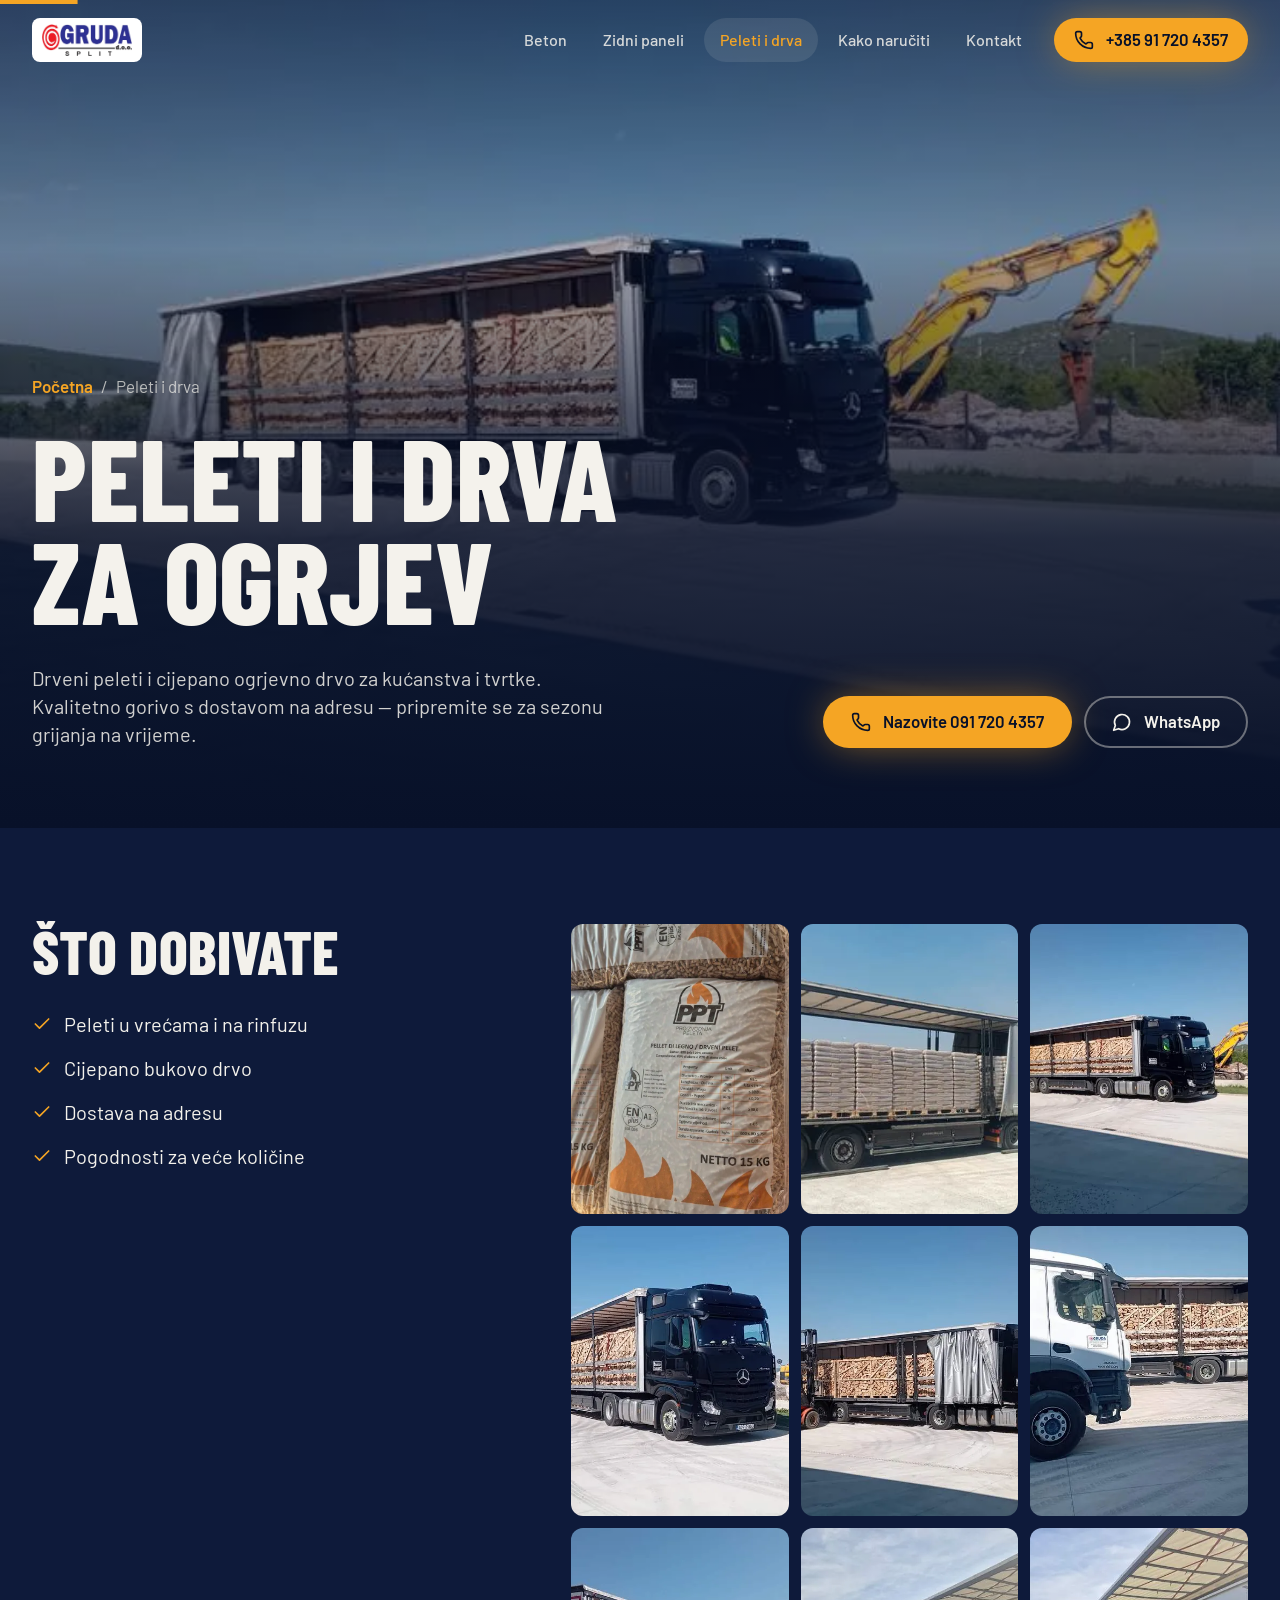
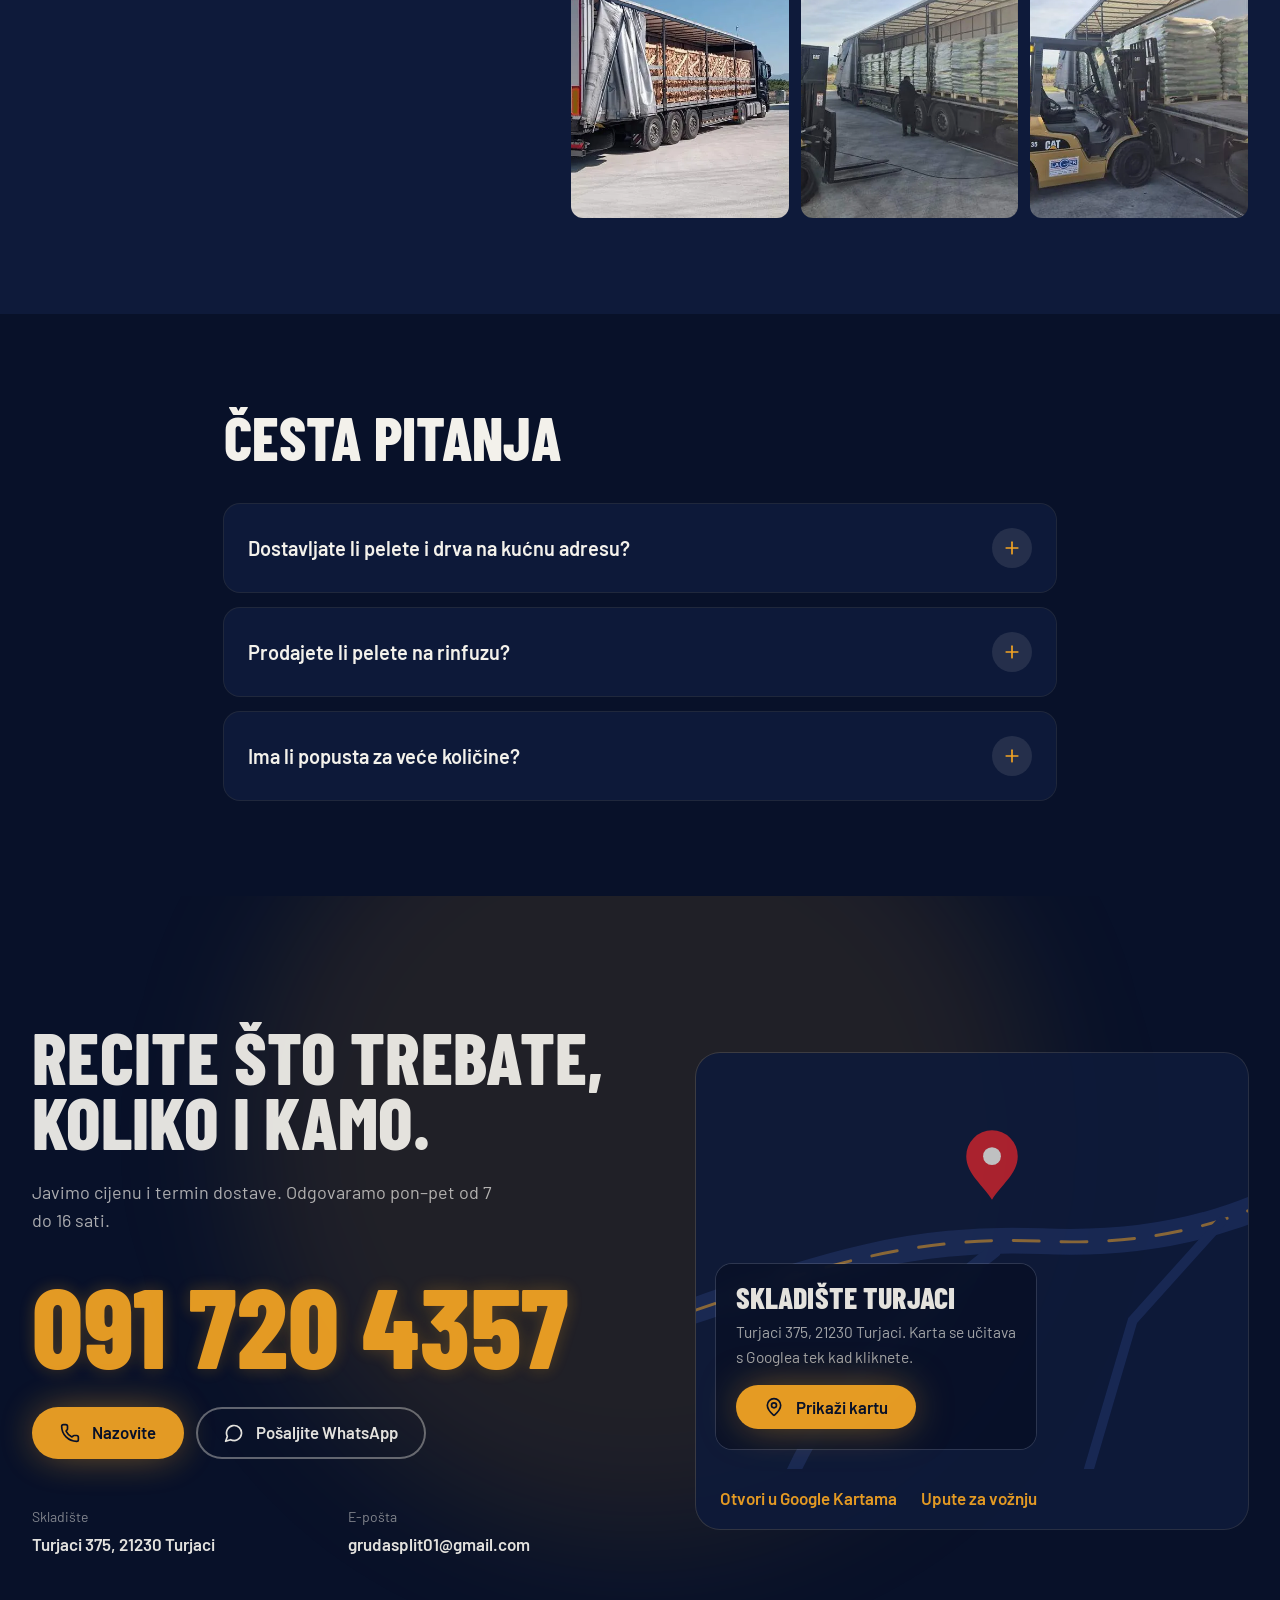
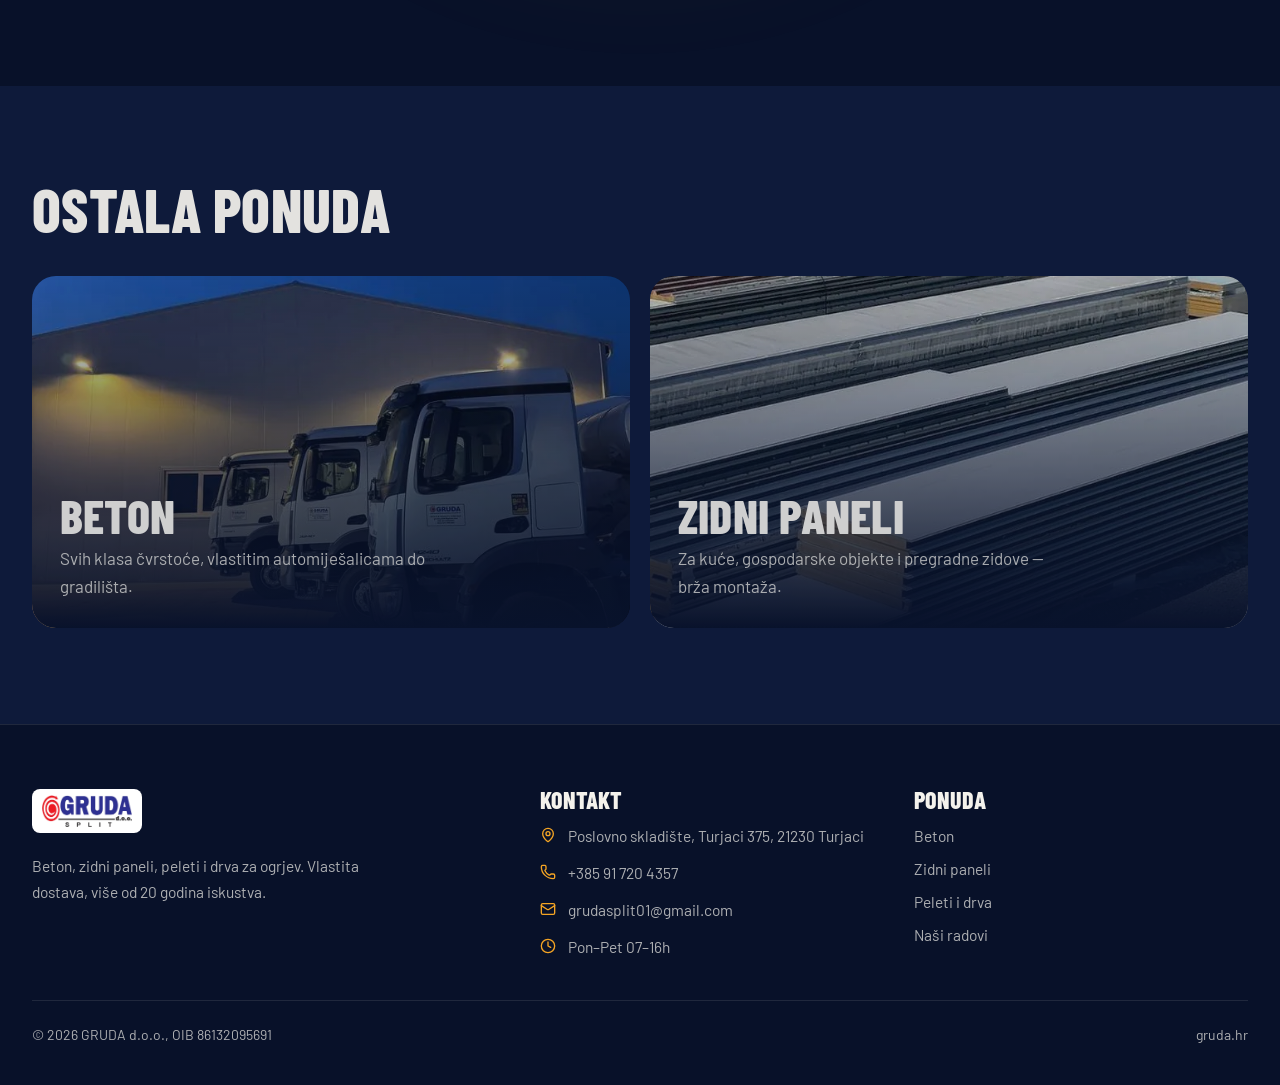
<file: peleti-i-drva/index.html>
<!DOCTYPE html>
<html lang="hr">
<head>
<meta charset="utf-8">
<meta name="viewport" content="width=device-width, initial-scale=1, viewport-fit=cover">
<title>Peleti i drva za ogrjev Split — dostava na adresu | GRUDA d.o.o.</title>
<meta name="description" content="Drveni peleti u vrećama i na rinfuzu te cijepano bukovo drvo za kućanstva i tvrtke, s dostavom na adresu u Splitu i okolici.">
<link rel="canonical" href="https://gruda.hr/peleti-i-drva/">
<meta name="theme-color" content="#0e1a3a">
<link rel="icon" href="/favicon.ico" sizes="32x32">
<link rel="icon" type="image/png" sizes="48x48" href="/favicon.png">
<link rel="apple-touch-icon" href="/apple-touch-icon.png">
<meta property="og:type" content="website">
<meta property="og:site_name" content="GRUDA d.o.o.">
<meta property="og:locale" content="hr_HR">
<meta property="og:url" content="https://gruda.hr/peleti-i-drva/">
<meta property="og:title" content="Peleti i drva za ogrjev Split — dostava na adresu | GRUDA d.o.o.">
<meta property="og:description" content="Drveni peleti u vrećama i na rinfuzu te cijepano bukovo drvo za kućanstva i tvrtke, s dostavom na adresu u Splitu i okolici.">
<meta property="og:image" content="https://gruda.hr/og-image.jpg">
<meta name="twitter:card" content="summary_large_image">
<link rel="preload" href="/fonts/barlow-condensed-800-latin.woff2" as="font" type="font/woff2" crossorigin>
<link rel="stylesheet" href="/css/app.css?v=06fe4d56">
<script>if(!matchMedia('(prefers-reduced-motion: reduce)').matches){document.documentElement.classList.add('anim');setTimeout(function(){if(!window.gsap)document.documentElement.classList.remove('anim')},4000)}</script>
<script src="/js/gsap.min.js" defer></script>
<script src="/js/ScrollTrigger.min.js" defer></script>
<script type="application/ld+json">[{"@context": "https://schema.org", "@type": "LocalBusiness", "@id": "https://gruda.hr/#tvrtka", "name": "GRUDA d.o.o.", "url": "https://gruda.hr/", "image": "https://gruda.hr/og-image.jpg", "logo": "https://gruda.hr/img/logo.png", "description": "Prodaja i prijevoz betona, zidni paneli te peleti i drva za ogrjev, s vlastitom dostavom na splitskom području.", "telephone": "+385917204357", "email": "grudasplit01@gmail.com", "taxID": "86132095691", "address": {"@type": "PostalAddress", "streetAddress": "Turjaci 375", "addressLocality": "Turjaci", "postalCode": "21230", "addressCountry": "HR"}, "hasMap": "https://www.google.com/maps/place/GRUDA+d.o.o.+Poslovno+skladi%C5%A1te,+375,+21230,+Turjaci,+Hrvatska/data=!4m2!3m1!1s0x134aaf006aa585e5:0x57cebcf8c4d6bbeb!18m1!1e1", "areaServed": "Split i okolica", "numberOfEmployees": {"@type": "QuantitativeValue", "minValue": 20}, "openingHoursSpecification": {"@type": "OpeningHoursSpecification", "dayOfWeek": ["Monday", "Tuesday", "Wednesday", "Thursday", "Friday"], "opens": "07:00", "closes": "16:00"}}, {"@context": "https://schema.org", "@type": "Service", "name": "Peleti i drva za ogrjev", "description": "Drveni peleti u vrećama i na rinfuzu te cijepano bukovo drvo za kućanstva i tvrtke, s dostavom na adresu u Splitu i okolici.", "provider": {"@id": "https://gruda.hr/#tvrtka"}, "areaServed": "Split i okolica", "url": "https://gruda.hr/peleti-i-drva/"}, {"@context": "https://schema.org", "@type": "FAQPage", "mainEntity": [{"@type": "Question", "name": "Dostavljate li pelete i drva na kućnu adresu?", "acceptedAnswer": {"@type": "Answer", "text": "Da, dostavljamo na adresu u Splitu i okolici."}}, {"@type": "Question", "name": "Prodajete li pelete na rinfuzu?", "acceptedAnswer": {"@type": "Answer", "text": "Da, pelete imamo u vrećama i na rinfuzu."}}, {"@type": "Question", "name": "Ima li popusta za veće količine?", "acceptedAnswer": {"@type": "Answer", "text": "Da, za veće količine imamo pogodnosti. Javite nam koliko vam treba."}}]}, {"@context": "https://schema.org", "@type": "BreadcrumbList", "itemListElement": [{"@type": "ListItem", "position": 1, "name": "Početna", "item": "https://gruda.hr/"}, {"@type": "ListItem", "position": 2, "name": "Peleti i drva", "item": "https://gruda.hr/peleti-i-drva/"}]}]</script>
</head>
<body>
<a href="#sadrzaj" class="sr-only z-[100] bg-reflektor px-4 py-2 text-noc-duboka focus:not-sr-only focus:fixed focus:start-3 focus:top-3">Preskoči na sadržaj</a>
<div id="napredak" class="fixed inset-x-0 top-0 z-[60] h-1 origin-left scale-x-0 bg-reflektor" aria-hidden="true"></div>
<header id="top" data-scrolled="0" class="fixed inset-x-0 top-0 z-50 transition-[background-color,box-shadow,backdrop-filter] duration-500 data-[scrolled=1]:bg-noc-duboka/85 data-[scrolled=1]:shadow-[0_10px_40px_-10px_rgb(0_0_0/.6)] data-[scrolled=1]:backdrop-blur-xl ">
<div class="mx-auto w-full max-w-[86rem] px-5 sm:px-8 flex h-20 items-center gap-4">
<a href="/" class="me-auto flex items-center rounded-lg bg-white px-2.5 py-1.5" aria-label="GRUDA d.o.o. — početna"><img src="/img/logo.png" alt="GRUDA d.o.o. Split" width="420" height="150" class="h-8 w-auto"></a>
<nav id="nav" aria-label="Glavni izbornik" class="absolute inset-x-0 top-full hidden max-h-[calc(100svh-5rem)] flex-col overflow-y-auto border-t border-kamion/10 bg-noc-duboka/98 px-5 pt-2 pb-6 shadow-[0_30px_60px_-20px_rgb(0_0_0/.8)] backdrop-blur-xl lg:static lg:flex lg:max-h-none lg:flex-row lg:gap-1 lg:overflow-visible lg:border-0 lg:bg-transparent lg:p-0 lg:shadow-none lg:backdrop-blur-none"><a href="/beton/" class="border-b border-kamion/10 px-2 py-4 text-xl font-semibold transition last:border-0 hover:text-reflektor lg:rounded-full lg:border-0 lg:px-4 lg:py-2.5 lg:text-base lg:font-medium lg:hover:bg-kamion/10 lg:hover:text-kamion text-kamion/85">Beton</a><a href="/zidni-paneli/" class="border-b border-kamion/10 px-2 py-4 text-xl font-semibold transition last:border-0 hover:text-reflektor lg:rounded-full lg:border-0 lg:px-4 lg:py-2.5 lg:text-base lg:font-medium lg:hover:bg-kamion/10 lg:hover:text-kamion text-kamion/85">Zidni paneli</a><a href="/peleti-i-drva/" class="border-b border-kamion/10 px-2 py-4 text-xl font-semibold transition last:border-0 hover:text-reflektor lg:rounded-full lg:border-0 lg:px-4 lg:py-2.5 lg:text-base lg:font-medium lg:hover:bg-kamion/10 lg:hover:text-kamion bg-kamion/10 text-reflektor" aria-current=page>Peleti i drva</a><a href="/#ruta" class="border-b border-kamion/10 px-2 py-4 text-xl font-semibold transition last:border-0 hover:text-reflektor lg:rounded-full lg:border-0 lg:px-4 lg:py-2.5 lg:text-base lg:font-medium lg:hover:bg-kamion/10 lg:hover:text-kamion text-kamion/85">Kako naručiti</a><a href="/#kontakt" class="border-b border-kamion/10 px-2 py-4 text-xl font-semibold transition last:border-0 hover:text-reflektor lg:rounded-full lg:border-0 lg:px-4 lg:py-2.5 lg:text-base lg:font-medium lg:hover:bg-kamion/10 lg:hover:text-kamion text-kamion/85">Kontakt</a><a href="tel:+385917204357" class="gumb gumb-svjetlo mt-5 lg:hidden"><svg class="size-5 shrink-0" viewBox="0 0 24 24" fill="none" stroke="currentColor" stroke-width="2" stroke-linecap="round" stroke-linejoin="round" aria-hidden="true" focusable="false"><path d="M13.832 16.568a1 1 0 0 0 1.213-.303l.355-.465A2 2 0 0 1 17 15h3a2 2 0 0 1 2 2v3a2 2 0 0 1-2 2A18 18 0 0 1 2 4a2 2 0 0 1 2-2h3a2 2 0 0 1 2 2v3a2 2 0 0 1-.8 1.6l-.468.351a1 1 0 0 0-.292 1.233 14 14 0 0 0 6.392 6.384"/></svg>Nazovite +385 91 720 4357</a></nav>
<a href="tel:+385917204357" class="gumb gumb-svjetlo hidden min-h-11 px-5 lg:inline-flex"><svg class="size-5 shrink-0" viewBox="0 0 24 24" fill="none" stroke="currentColor" stroke-width="2" stroke-linecap="round" stroke-linejoin="round" aria-hidden="true" focusable="false"><path d="M13.832 16.568a1 1 0 0 0 1.213-.303l.355-.465A2 2 0 0 1 17 15h3a2 2 0 0 1 2 2v3a2 2 0 0 1-2 2A18 18 0 0 1 2 4a2 2 0 0 1 2-2h3a2 2 0 0 1 2 2v3a2 2 0 0 1-.8 1.6l-.468.351a1 1 0 0 0-.292 1.233 14 14 0 0 0 6.392 6.384"/></svg>+385 91 720 4357</a>
<button id="navbtn" type="button" aria-label="Izbornik" aria-controls="nav" aria-expanded="false" class="grid size-12 place-items-center rounded-full bg-noc-duboka/60 ring-1 ring-kamion/30 backdrop-blur lg:hidden"><svg class="size-6" viewBox="0 0 24 24" fill="none" stroke="currentColor" stroke-width="2" stroke-linecap="round" stroke-linejoin="round" aria-hidden="true" focusable="false"><line x1="4" x2="20" y1="7" y2="7"/><line x1="4" x2="20" y1="12" y2="12"/><line x1="4" x2="20" y1="17" y2="17"/></svg></button>
</div></header>
<main id="sadrzaj">
<section data-hero class="relative isolate flex min-h-[92svh] items-end overflow-hidden">
<div class="absolute inset-0 -z-20 overflow-hidden" data-reflektor><picture><source type="image/webp" srcset="/img/ogrjev-3.webp"><img src="/img/ogrjev-3.jpg" alt="Peleti i drva za ogrjev" width="720" height="540" class="size-full object-cover" fetchpriority="high" data-hero-zum></picture></div>
<div class="absolute inset-0 -z-10 bg-[linear-gradient(to_top,#081129_0%,rgb(8_17_41/.88)_35%,rgb(8_17_41/.3)_70%,rgb(8_17_41/.6)_100%)]"></div>
<div class="mx-auto w-full max-w-[86rem] px-5 sm:px-8 pt-36 pb-16 sm:pb-20">
<nav aria-label="Putanja" data-hero-dolje class="text-kamion/70"><a href="/" class="font-semibold text-reflektor hover:underline">Početna</a><span class="mx-2">/</span>Peleti i drva</nav>
<h1 class="mt-6 max-w-[14ch] text-[clamp(3.4rem,9vw,8rem)]"><span class="rijec"><span data-rijec>Peleti</span></span> <span class="rijec"><span data-rijec>i</span></span> <span class="rijec"><span data-rijec>drva</span></span> <span class="rijec"><span data-rijec>za</span></span> <span class="rijec"><span data-rijec>ogrjev</span></span></h1>
<div class="mt-8 grid gap-8 lg:grid-cols-[1.2fr_1fr] lg:items-end">
<p data-hero-dolje class="max-w-[52ch] text-xl text-kamion/85">Drveni peleti i cijepano ogrjevno drvo za kućanstva i tvrtke. Kvalitetno gorivo s dostavom na adresu — pripremite se za sezonu grijanja na vrijeme.</p>
<div data-hero-dolje class="flex flex-wrap gap-3 lg:justify-end"><a class="gumb gumb-svjetlo" href="tel:+385917204357"><svg class="size-5 shrink-0" viewBox="0 0 24 24" fill="none" stroke="currentColor" stroke-width="2" stroke-linecap="round" stroke-linejoin="round" aria-hidden="true" focusable="false"><path d="M13.832 16.568a1 1 0 0 0 1.213-.303l.355-.465A2 2 0 0 1 17 15h3a2 2 0 0 1 2 2v3a2 2 0 0 1-2 2A18 18 0 0 1 2 4a2 2 0 0 1 2-2h3a2 2 0 0 1 2 2v3a2 2 0 0 1-.8 1.6l-.468.351a1 1 0 0 0-.292 1.233 14 14 0 0 0 6.392 6.384"/></svg>Nazovite 091 720 4357</a>
<a class="gumb gumb-obrub" href="https://wa.me/385917204357" target="_blank" rel="noopener"><svg class="size-5 shrink-0" viewBox="0 0 24 24" fill="none" stroke="currentColor" stroke-width="2" stroke-linecap="round" stroke-linejoin="round" aria-hidden="true" focusable="false"><path d="M7.9 20A9 9 0 1 0 4 16.1L2 22Z"/></svg>WhatsApp</a></div></div>
</div>
</section>

<section class="overflow-x-clip bg-noc py-24"><div class="mx-auto w-full max-w-[86rem] px-5 sm:px-8 grid gap-14 lg:grid-cols-[1fr_1.4fr]">
<div><h2 class="text-6xl" data-udji="lijevo">Što dobivate</h2><ul class="mt-8 grid gap-4 text-xl" data-udji><li class="flex items-center gap-3"><svg class="size-5 text-reflektor" viewBox="0 0 24 24" fill="none" stroke="currentColor" stroke-width="2" stroke-linecap="round" stroke-linejoin="round" aria-hidden="true" focusable="false"><path d="M20 6 9 17l-5-5"/></svg>Peleti u vrećama i na rinfuzu</li><li class="flex items-center gap-3"><svg class="size-5 text-reflektor" viewBox="0 0 24 24" fill="none" stroke="currentColor" stroke-width="2" stroke-linecap="round" stroke-linejoin="round" aria-hidden="true" focusable="false"><path d="M20 6 9 17l-5-5"/></svg>Cijepano bukovo drvo</li><li class="flex items-center gap-3"><svg class="size-5 text-reflektor" viewBox="0 0 24 24" fill="none" stroke="currentColor" stroke-width="2" stroke-linecap="round" stroke-linejoin="round" aria-hidden="true" focusable="false"><path d="M20 6 9 17l-5-5"/></svg>Dostava na adresu</li><li class="flex items-center gap-3"><svg class="size-5 text-reflektor" viewBox="0 0 24 24" fill="none" stroke="currentColor" stroke-width="2" stroke-linecap="round" stroke-linejoin="round" aria-hidden="true" focusable="false"><path d="M20 6 9 17l-5-5"/></svg>Pogodnosti za veće količine</li></ul></div>
<div><div class="grid gap-3 grid-cols-2 sm:grid-cols-3" data-galerija><button type="button" aria-label="Povećaj: Drveni peleti u vrećama" class="group overflow-hidden rounded-xl" data-udji><picture><source type="image/webp" srcset="/img/ogrjev-1.webp"><img src="/img/ogrjev-1.jpg" alt="Drveni peleti u vrećama" width="720" height="1280" class="aspect-[3/4] w-full object-cover transition duration-700 group-hover:scale-110 group-hover:brightness-110" loading="lazy" decoding="async" ></picture></button><button type="button" aria-label="Povećaj: Dostava peleta kamionom" class="group overflow-hidden rounded-xl" data-udji><picture><source type="image/webp" srcset="/img/ogrjev-2.webp"><img src="/img/ogrjev-2.jpg" alt="Dostava peleta kamionom" width="720" height="405" class="aspect-[3/4] w-full object-cover transition duration-700 group-hover:scale-110 group-hover:brightness-110" loading="lazy" decoding="async" ></picture></button><button type="button" aria-label="Povećaj: Dostava cijepanog drva za ogrjev" class="group overflow-hidden rounded-xl" data-udji><picture><source type="image/webp" srcset="/img/ogrjev-3.webp"><img src="/img/ogrjev-3.jpg" alt="Dostava cijepanog drva za ogrjev" width="720" height="540" class="aspect-[3/4] w-full object-cover transition duration-700 group-hover:scale-110 group-hover:brightness-110" loading="lazy" decoding="async" ></picture></button><button type="button" aria-label="Povećaj: Kamion s drvima za ogrjev" class="group overflow-hidden rounded-xl" data-udji><picture><source type="image/webp" srcset="/img/ogrjev-4.webp"><img src="/img/ogrjev-4.jpg" alt="Kamion s drvima za ogrjev" width="720" height="540" class="aspect-[3/4] w-full object-cover transition duration-700 group-hover:scale-110 group-hover:brightness-110" loading="lazy" decoding="async" ></picture></button><button type="button" aria-label="Povećaj: Utovar cijepanog drva" class="group overflow-hidden rounded-xl" data-udji><picture><source type="image/webp" srcset="/img/ogrjev-5.webp"><img src="/img/ogrjev-5.jpg" alt="Utovar cijepanog drva" width="720" height="540" class="aspect-[3/4] w-full object-cover transition duration-700 group-hover:scale-110 group-hover:brightness-110" loading="lazy" decoding="async" ></picture></button><button type="button" aria-label="Povećaj: Vozila za dostavu drva" class="group overflow-hidden rounded-xl" data-udji><picture><source type="image/webp" srcset="/img/ogrjev-6.webp"><img src="/img/ogrjev-6.jpg" alt="Vozila za dostavu drva" width="720" height="540" class="aspect-[3/4] w-full object-cover transition duration-700 group-hover:scale-110 group-hover:brightness-110" loading="lazy" decoding="async" ></picture></button><button type="button" aria-label="Povećaj: Kamion s ogrjevnim drvom" class="group overflow-hidden rounded-xl" data-udji><picture><source type="image/webp" srcset="/img/ogrjev-7.webp"><img src="/img/ogrjev-7.jpg" alt="Kamion s ogrjevnim drvom" width="720" height="540" class="aspect-[3/4] w-full object-cover transition duration-700 group-hover:scale-110 group-hover:brightness-110" loading="lazy" decoding="async" ></picture></button><button type="button" aria-label="Povećaj: Utovar vreća peleta na kamion" class="group overflow-hidden rounded-xl" data-udji><picture><source type="image/webp" srcset="/img/ogrjev-8.webp"><img src="/img/ogrjev-8.jpg" alt="Utovar vreća peleta na kamion" width="720" height="540" class="aspect-[3/4] w-full object-cover transition duration-700 group-hover:scale-110 group-hover:brightness-110" loading="lazy" decoding="async" ></picture></button><button type="button" aria-label="Povećaj: Utovar palete peleta viličarom" class="group overflow-hidden rounded-xl" data-udji><picture><source type="image/webp" srcset="/img/ogrjev-9.webp"><img src="/img/ogrjev-9.jpg" alt="Utovar palete peleta viličarom" width="720" height="540" class="aspect-[3/4] w-full object-cover transition duration-700 group-hover:scale-110 group-hover:brightness-110" loading="lazy" decoding="async" ></picture></button></div></div>
</div></section>


<section class="bg-noc-duboka py-24"><div class="mx-auto w-full max-w-4xl px-5 sm:px-8">
<h2 class="mb-10 text-6xl" data-udji="lijevo">Česta pitanja</h2><div class="faq grid gap-4"><details class="group rounded-2xl bg-noc p-6 ring-1 ring-kamion/10 open:ring-reflektor/60" data-udji><summary class="flex cursor-pointer list-none items-center justify-between gap-6 text-xl font-semibold">Dostavljate li pelete i drva na kućnu adresu?<span class="faq-znak grid size-10 shrink-0 place-items-center rounded-full bg-kamion/10 text-reflektor transition-transform duration-300"><svg class="size-5" viewBox="0 0 24 24" fill="none" stroke="currentColor" stroke-width="2" stroke-linecap="round" stroke-linejoin="round" aria-hidden="true" focusable="false"><path d="M5 12h14"/><path d="M12 5v14"/></svg></span></summary><p class="mt-4 max-w-[60ch] text-lg text-kamion/75">Da, dostavljamo na adresu u Splitu i okolici.</p></details><details class="group rounded-2xl bg-noc p-6 ring-1 ring-kamion/10 open:ring-reflektor/60" data-udji><summary class="flex cursor-pointer list-none items-center justify-between gap-6 text-xl font-semibold">Prodajete li pelete na rinfuzu?<span class="faq-znak grid size-10 shrink-0 place-items-center rounded-full bg-kamion/10 text-reflektor transition-transform duration-300"><svg class="size-5" viewBox="0 0 24 24" fill="none" stroke="currentColor" stroke-width="2" stroke-linecap="round" stroke-linejoin="round" aria-hidden="true" focusable="false"><path d="M5 12h14"/><path d="M12 5v14"/></svg></span></summary><p class="mt-4 max-w-[60ch] text-lg text-kamion/75">Da, pelete imamo u vrećama i na rinfuzu.</p></details><details class="group rounded-2xl bg-noc p-6 ring-1 ring-kamion/10 open:ring-reflektor/60" data-udji><summary class="flex cursor-pointer list-none items-center justify-between gap-6 text-xl font-semibold">Ima li popusta za veće količine?<span class="faq-znak grid size-10 shrink-0 place-items-center rounded-full bg-kamion/10 text-reflektor transition-transform duration-300"><svg class="size-5" viewBox="0 0 24 24" fill="none" stroke="currentColor" stroke-width="2" stroke-linecap="round" stroke-linejoin="round" aria-hidden="true" focusable="false"><path d="M5 12h14"/><path d="M12 5v14"/></svg></span></summary><p class="mt-4 max-w-[60ch] text-lg text-kamion/75">Da, za veće količine imamo pogodnosti. Javite nam koliko vam treba.</p></details></div></div></section>
<section id="kontakt" class="relative overflow-hidden bg-noc-duboka py-24 sm:py-32">
<div class="pointer-events-none absolute -top-40 start-1/2 size-[50rem] -translate-x-1/2 rounded-full bg-reflektor/10 blur-3xl" aria-hidden="true"></div>
<div class="mx-auto w-full max-w-[86rem] px-5 sm:px-8 relative grid items-center gap-14 lg:grid-cols-[1.1fr_1fr]">
<div data-udji>
<h2 class="text-6xl sm:text-7xl">Recite što trebate, koliko i kamo.</h2>
<p class="mt-6 max-w-[46ch] text-lg text-kamion/75">Javimo cijenu i termin dostave. Odgovaramo pon–pet od 7 do 16 sati.</p>
<a href="tel:+385917204357" data-svijetli class="cesta mt-10 block whitespace-nowrap text-[clamp(3.2rem,13vw,7rem)] text-reflektor lg:text-[min(calc((52vw-6rem)/4.6),7rem)]">091 720 4357</a>
<div class="mt-8 flex flex-wrap gap-3">
<a class="gumb gumb-svjetlo" href="tel:+385917204357"><svg class="size-5 shrink-0" viewBox="0 0 24 24" fill="none" stroke="currentColor" stroke-width="2" stroke-linecap="round" stroke-linejoin="round" aria-hidden="true" focusable="false"><path d="M13.832 16.568a1 1 0 0 0 1.213-.303l.355-.465A2 2 0 0 1 17 15h3a2 2 0 0 1 2 2v3a2 2 0 0 1-2 2A18 18 0 0 1 2 4a2 2 0 0 1 2-2h3a2 2 0 0 1 2 2v3a2 2 0 0 1-.8 1.6l-.468.351a1 1 0 0 0-.292 1.233 14 14 0 0 0 6.392 6.384"/></svg>Nazovite</a>
<a class="gumb gumb-obrub" href="https://wa.me/385917204357" target="_blank" rel="noopener"><svg class="size-5 shrink-0" viewBox="0 0 24 24" fill="none" stroke="currentColor" stroke-width="2" stroke-linecap="round" stroke-linejoin="round" aria-hidden="true" focusable="false"><path d="M7.9 20A9 9 0 1 0 4 16.1L2 22Z"/></svg>Pošaljite WhatsApp</a></div>
<dl class="mt-12 grid gap-6 sm:grid-cols-2">
<div><dt class="text-sm text-kamion/55">Skladište</dt><dd class="mt-1 font-semibold">Turjaci 375, 21230 Turjaci</dd></div>
<div><dt class="text-sm text-kamion/55">E-pošta</dt><dd class="mt-1 font-semibold"><a class="hover:text-reflektor" href="mailto:grudasplit01@gmail.com">grudasplit01@gmail.com</a></dd></div>
</dl></div>
<div class="overflow-hidden rounded-3xl bg-noc ring-1 ring-kamion/15" data-udji="desno">
<div id="kartaStage" class="relative grid min-h-[26rem] place-items-end justify-start">
<svg class="absolute inset-0 size-full" viewBox="0 0 900 420" preserveAspectRatio="xMidYMid slice" aria-hidden="true">
<g fill="none" stroke-linecap="round"><path stroke="#1a2a57" stroke-width="26" d="M-20 310 C 180 280, 300 180, 520 190 S 820 100, 940 50"/><path class="cesta-crta" stroke="#f5a524" stroke-opacity=".55" stroke-width="3" d="M-20 310 C 180 280, 300 180, 520 190 S 820 100, 940 50"/>
<path stroke="#1a2a57" stroke-width="14" d="M262 440 C 302 340, 382 270, 472 200"/><path stroke="#1a2a57" stroke-width="10" d="M562 440 L 612 270 L 702 170"/></g>
<g transform="translate(470 192)"><g data-pin><path fill="#d7262e" d="M0 0 C-8-14 -26-26 -26-44 A26 26 0 0 1 26-44 C26-26 8-14 0 0Z"/><circle cx="0" cy="-44" r="9" fill="#f4f2ec"/></g></g></svg>
<div class="relative m-5 max-w-xs rounded-2xl bg-noc-duboka/90 p-5 ring-1 ring-kamion/15 backdrop-blur">
<p class="cesta text-3xl">Skladište Turjaci</p><p class="mt-2 text-[.97rem] text-kamion/70">Turjaci 375, 21230 Turjaci. Karta se učitava s Googlea tek kad kliknete.</p>
<button id="kartaBtn" type="button" class="gumb gumb-svjetlo mt-4 min-h-11"><svg class="size-5 shrink-0" viewBox="0 0 24 24" fill="none" stroke="currentColor" stroke-width="2" stroke-linecap="round" stroke-linejoin="round" aria-hidden="true" focusable="false"><path d="M20 10c0 4.993-5.539 10.193-7.399 11.799a1 1 0 0 1-1.202 0C9.539 20.193 4 14.993 4 10a8 8 0 0 1 16 0"/><circle cx="12" cy="10" r="3"/></svg>Prikaži kartu</button></div>
</div>
<div class="flex flex-wrap gap-x-6 gap-y-2 px-6 py-4 font-semibold text-reflektor">
<a class="hover:underline" href="https://www.google.com/maps/place/GRUDA+d.o.o.+Poslovno+skladi%C5%A1te,+375,+21230,+Turjaci,+Hrvatska/data=!4m2!3m1!1s0x134aaf006aa585e5:0x57cebcf8c4d6bbeb!18m1!1e1" target="_blank" rel="noopener">Otvori u Google Kartama</a>
<a class="hover:underline" href="https://www.google.com/maps/dir/?api=1&destination=GRUDA+d.o.o.+Poslovno+skladi%C5%A1te%2C+375%2C+21230+Turjaci" target="_blank" rel="noopener">Upute za vožnju</a></div>
</div>
</div></section>
<section class="bg-noc py-24"><div class="mx-auto w-full max-w-[86rem] px-5 sm:px-8"><h2 class="mb-10 text-6xl" data-udji="lijevo">Ostala ponuda</h2>
<div class="grid gap-5 md:grid-cols-2"><a href="/beton/" class="group relative isolate flex min-h-[22rem] items-end overflow-hidden rounded-3xl p-7" data-udji><picture><source type="image/webp" srcset="/img/beton-2.webp"><img src="/img/beton-2.jpg" alt="Beton s dostavom na gradilište" width="720" height="960" class="absolute inset-0 -z-10 size-full object-cover transition duration-700 group-hover:scale-110" loading="lazy" decoding="async" ></picture><span class="absolute inset-0 -z-10 bg-gradient-to-t from-noc-duboka to-transparent"></span><span><span class="cesta block text-5xl">Beton</span><span class="mt-2 block max-w-[40ch] text-kamion/80">Svih klasa čvrstoće, vlastitim automiješalicama do gradilišta.</span></span></a><a href="/zidni-paneli/" class="group relative isolate flex min-h-[22rem] items-end overflow-hidden rounded-3xl p-7" data-udji><picture><source type="image/webp" srcset="/img/paneli-1.webp"><img src="/img/paneli-1.jpg" alt="Zidni paneli za brzu gradnju" width="760" height="569" class="absolute inset-0 -z-10 size-full object-cover transition duration-700 group-hover:scale-110" loading="lazy" decoding="async" ></picture><span class="absolute inset-0 -z-10 bg-gradient-to-t from-noc-duboka to-transparent"></span><span><span class="cesta block text-5xl">Zidni paneli</span><span class="mt-2 block max-w-[40ch] text-kamion/80">Za kuće, gospodarske objekte i pregradne zidove — brža montaža.</span></span></a></div></div></section>
</main>
<footer class="border-t border-kamion/10 bg-noc-duboka pt-16 pb-28 text-[.97rem] text-kamion/70 lg:pb-10">
<div class="mx-auto w-full max-w-[86rem] px-5 sm:px-8">
<div class="grid gap-10 pb-10 md:grid-cols-[1.4fr_1fr_1fr]">
<div><a href="/" class="inline-flex rounded-lg bg-white px-2.5 py-1.5"><img src="/img/logo.png" alt="GRUDA d.o.o." width="420" height="150" class="h-8 w-auto" loading="lazy"></a>
<p class="mt-5 max-w-sm">Beton, zidni paneli, peleti i drva za ogrjev. Vlastita dostava, više od 20 godina iskustva.</p></div>
<div><p class="cesta mb-3 text-2xl text-kamion">Kontakt</p><ul class="space-y-3">
<li class="flex gap-3"><svg class="mt-1 size-4 shrink-0 text-reflektor" viewBox="0 0 24 24" fill="none" stroke="currentColor" stroke-width="2" stroke-linecap="round" stroke-linejoin="round" aria-hidden="true" focusable="false"><path d="M20 10c0 4.993-5.539 10.193-7.399 11.799a1 1 0 0 1-1.202 0C9.539 20.193 4 14.993 4 10a8 8 0 0 1 16 0"/><circle cx="12" cy="10" r="3"/></svg><span>Poslovno skladište, Turjaci 375, 21230 Turjaci</span></li>
<li class="flex gap-3"><svg class="mt-1 size-4 shrink-0 text-reflektor" viewBox="0 0 24 24" fill="none" stroke="currentColor" stroke-width="2" stroke-linecap="round" stroke-linejoin="round" aria-hidden="true" focusable="false"><path d="M13.832 16.568a1 1 0 0 0 1.213-.303l.355-.465A2 2 0 0 1 17 15h3a2 2 0 0 1 2 2v3a2 2 0 0 1-2 2A18 18 0 0 1 2 4a2 2 0 0 1 2-2h3a2 2 0 0 1 2 2v3a2 2 0 0 1-.8 1.6l-.468.351a1 1 0 0 0-.292 1.233 14 14 0 0 0 6.392 6.384"/></svg><a class="hover:text-reflektor" href="tel:+385917204357">+385 91 720 4357</a></li>
<li class="flex gap-3"><svg class="mt-1 size-4 shrink-0 text-reflektor" viewBox="0 0 24 24" fill="none" stroke="currentColor" stroke-width="2" stroke-linecap="round" stroke-linejoin="round" aria-hidden="true" focusable="false"><rect width="20" height="16" x="2" y="4" rx="2"/><path d="m22 7-8.97 5.7a1.94 1.94 0 0 1-2.06 0L2 7"/></svg><a class="hover:text-reflektor" href="mailto:grudasplit01@gmail.com">grudasplit01@gmail.com</a></li>
<li class="flex gap-3"><svg class="mt-1 size-4 shrink-0 text-reflektor" viewBox="0 0 24 24" fill="none" stroke="currentColor" stroke-width="2" stroke-linecap="round" stroke-linejoin="round" aria-hidden="true" focusable="false"><circle cx="12" cy="12" r="10"/><polyline points="12 6 12 12 16 14"/></svg><span>Pon–Pet 07–16h</span></li></ul></div>
<div><p class="cesta mb-3 text-2xl text-kamion">Ponuda</p><ul class="space-y-2"><li><a class="hover:text-reflektor" href="/beton/">Beton</a></li><li><a class="hover:text-reflektor" href="/zidni-paneli/">Zidni paneli</a></li><li><a class="hover:text-reflektor" href="/peleti-i-drva/">Peleti i drva</a></li><li><a class="hover:text-reflektor" href="/#radovi">Naši radovi</a></li></ul></div>
</div>
<div class="flex flex-wrap justify-between gap-2 border-t border-kamion/10 pt-6 text-sm"><span>© <span id="yr">2026</span> GRUDA d.o.o., OIB 86132095691</span><span>gruda.hr</span></div>
</div></footer>
<div id="lb" role="dialog" aria-modal="true" aria-label="Pregled fotografije" hidden class="fixed inset-0 z-[100] grid place-items-center bg-noc-duboka/95 px-3 py-16 backdrop-blur sm:px-20">
<span data-c aria-live="polite" class="absolute start-5 top-6 text-sm text-kamion/70 tabular-nums"></span>
<button data-x type="button" aria-label="Zatvori" class="absolute end-4 top-4 grid size-12 place-items-center rounded-full bg-kamion/10 text-3xl text-kamion ring-1 ring-kamion/25 hover:bg-kamion/20">&times;</button>
<button data-p type="button" aria-label="Prethodna" class="absolute bottom-5 start-5 grid size-12 place-items-center rounded-full bg-kamion/10 text-3xl text-kamion ring-1 ring-kamion/25 hover:bg-kamion/20 sm:bottom-auto sm:top-1/2 sm:-translate-y-1/2">&#8249;</button>
<figure class="m-0 grid justify-items-center gap-3"><img alt="" class="max-h-[calc(100dvh-11rem)] w-auto rounded-md"><figcaption class="text-center text-sm text-kamion/80"></figcaption></figure>
<button data-n type="button" aria-label="Sljedeća" class="absolute bottom-5 end-5 grid size-12 place-items-center rounded-full bg-kamion/10 text-3xl text-kamion ring-1 ring-kamion/25 hover:bg-kamion/20 sm:bottom-auto sm:top-1/2 sm:-translate-y-1/2">&#8250;</button>
</div>
<div role="group" aria-label="Brzi kontakt" class="fixed inset-x-0 bottom-0 z-40 grid grid-cols-2 gap-2 border-t border-kamion/10 bg-noc-duboka/95 p-3 pb-[calc(.75rem+env(safe-area-inset-bottom))] backdrop-blur lg:hidden">
<a href="tel:+385917204357" class="gumb gumb-svjetlo"><svg class="size-5 shrink-0" viewBox="0 0 24 24" fill="none" stroke="currentColor" stroke-width="2" stroke-linecap="round" stroke-linejoin="round" aria-hidden="true" focusable="false"><path d="M13.832 16.568a1 1 0 0 0 1.213-.303l.355-.465A2 2 0 0 1 17 15h3a2 2 0 0 1 2 2v3a2 2 0 0 1-2 2A18 18 0 0 1 2 4a2 2 0 0 1 2-2h3a2 2 0 0 1 2 2v3a2 2 0 0 1-.8 1.6l-.468.351a1 1 0 0 0-.292 1.233 14 14 0 0 0 6.392 6.384"/></svg>Nazovite</a>
<a href="https://wa.me/385917204357" target="_blank" rel="noopener" class="gumb gumb-obrub"><svg class="size-5 shrink-0" viewBox="0 0 24 24" fill="none" stroke="currentColor" stroke-width="2" stroke-linecap="round" stroke-linejoin="round" aria-hidden="true" focusable="false"><path d="M7.9 20A9 9 0 1 0 4 16.1L2 22Z"/></svg>WhatsApp</a>
</div>
<script>
/* GSAP i ScrollTrigger se učitavaju s defer — zato tek nakon DOMContentLoaded. */
document.addEventListener('DOMContentLoaded',function(){
document.getElementById('yr').textContent=new Date().getFullYear();
var nb=document.getElementById('navbtn'),nv=document.getElementById('nav');
nb.addEventListener('click',function(){var z=(nv.classList.toggle('flex'),nv.classList.toggle('hidden'));nb.setAttribute('aria-expanded',!z)});
nv.querySelectorAll('a').forEach(function(a){a.addEventListener('click',function(){if(innerWidth<1024){nv.classList.add('hidden');nv.classList.remove('flex');nb.setAttribute('aria-expanded','false')}})});
var top=document.getElementById('top');function hdr(){top.dataset.scrolled=scrollY>40?'1':'0'}hdr();addEventListener('scroll',hdr,{passive:true});
/* povećanje fotografija */
var lb=document.getElementById('lb');if(lb){var im=lb.querySelector('img'),cap=lb.querySelector('figcaption'),cnt=lb.querySelector('[data-c]'),set=[],i=0,from=null,x0=null;
function show(k){i=(k+set.length)%set.length;var s=set[i].querySelector('img');im.src=s.currentSrc||s.src;im.alt=s.alt;cap.textContent=s.alt;cnt.textContent=(i+1)+' / '+set.length}
function open(l,k,b){set=l;from=b;show(k);lb.hidden=false;document.documentElement.style.overflow='hidden';lb.querySelector('[data-x]').focus()}
function close(){lb.hidden=true;document.documentElement.style.overflow='';im.removeAttribute('src');if(from)from.focus()}
document.querySelectorAll('[data-galerija]').forEach(function(g){var l=[].slice.call(g.querySelectorAll('button'));l.forEach(function(b,k){b.addEventListener('click',function(){open(l,k,b)})})});
lb.querySelector('[data-x]').onclick=close;lb.querySelector('[data-p]').onclick=function(){show(i-1)};lb.querySelector('[data-n]').onclick=function(){show(i+1)};
lb.addEventListener('click',function(e){if(e.target===lb)close()});
addEventListener('keydown',function(e){if(lb.hidden)return;if(e.key==='Escape')close();if(e.key==='ArrowLeft')show(i-1);if(e.key==='ArrowRight')show(i+1)});
lb.addEventListener('touchstart',function(e){x0=e.touches[0].clientX},{passive:true});lb.addEventListener('touchend',function(e){if(x0===null)return;var d=e.changedTouches[0].clientX-x0;x0=null;if(Math.abs(d)>50)show(i+(d<0?1:-1))})}
var kb=document.getElementById('kartaBtn'),ks=document.getElementById('kartaStage');if(kb)kb.addEventListener('click',function(){var f=document.createElement('iframe');
f.src='https://www.google.com/maps?q='+encodeURIComponent('GRUDA d.o.o. Poslovno skladište, 375, 21230 Turjaci, Hrvatska')+'&hl=hr&output=embed';f.title='Karta: GRUDA d.o.o., Turjaci';f.className='absolute inset-0 size-full border-0';ks.replaceChildren(f)});

/* ---------- animacije (samo uz .anim: JS radi i pokret nije smanjen) ---------- */
var H=document.documentElement;if(!H.classList.contains('anim'))return;
if(!window.gsap||!window.ScrollTrigger){H.classList.remove('anim');return}
gsap.registerPlugin(ScrollTrigger);
var E='power3.out';
/* traka napretka = koliko je dostava odmakla */
gsap.to('#napredak',{scaleX:1,ease:'none',scrollTrigger:{start:0,end:'max',scrub:.3}});
/* naslov: riječ po riječ; fotografija se upali kao reflektor */
gsap.to('[data-rijec]',{y:0,duration:1,ease:'power4.out',stagger:.07,delay:.15});
gsap.to('[data-reflektor]',{filter:'brightness(1) saturate(1)',duration:2.2,ease:'power2.out',delay:.2});
gsap.to('[data-hero-zum]',{scale:1.18,yPercent:8,ease:'none',scrollTrigger:{trigger:'[data-hero]',start:'top top',end:'bottom top',scrub:true}});
gsap.from('[data-hero-dolje]',{y:30,opacity:0,duration:1,ease:E,stagger:.12,delay:.7});
/* elementi koji ulaze */
gsap.utils.toArray('[data-udji]').forEach(function(el){gsap.to(el,{opacity:1,y:0,x:0,duration:1,ease:E,scrollTrigger:{trigger:el,start:'top 85%'}})});
gsap.set('[data-udji]',{y:40});gsap.set('[data-udji="lijevo"]',{y:0,x:-60});gsap.set('[data-udji="desno"]',{y:0,x:60});
var mm=gsap.matchMedia();
/* usluge vodoravno (samo veliki ekran) */
mm.add('(min-width: 1024px)',function(){var tr=document.querySelector('[data-vodoravno]');if(!tr)return;
var pomak=function(){return -(tr.scrollWidth-innerWidth)};
var tw=gsap.to(tr,{x:pomak,ease:'none',scrollTrigger:{trigger:'[data-usluge]',pin:true,scrub:.6,start:'top top',end:function(){return '+='+(tr.scrollWidth-innerWidth)},invalidateOnRefresh:true}});
gsap.utils.toArray('[data-ploca-foto]').forEach(function(f){gsap.fromTo(f,{scale:1.25},{scale:1,ease:'none',scrollTrigger:{trigger:f,containerAnimation:tw,start:'left right',end:'right left',scrub:true}})});
gsap.utils.toArray('[data-ploca-tekst]').slice(1).forEach(function(t){gsap.from(t.children,{y:40,opacity:0,duration:.7,stagger:.06,ease:E,scrollTrigger:{trigger:t,containerAnimation:tw,start:'left 92%'}})})});
mm.add('(max-width: 1023px)',function(){gsap.utils.toArray('[data-ploca-foto]').forEach(function(f){gsap.fromTo(f,{scale:1.2},{scale:1,ease:'none',scrollTrigger:{trigger:f,start:'top bottom',end:'bottom top',scrub:true}})})});
/* ruta dostave: cesta se crta, kamion vozi, stajališta se pale */
var put=document.getElementById('put'),kam=document.getElementById('kamion');
if(put&&kam){var L=put.getTotalLength();gsap.set(put,{strokeDasharray:L,strokeDashoffset:L});var st=gsap.utils.toArray('[data-stanica]');
function polozaj(p){var a=put.getPointAtLength(p*L),b=put.getPointAtLength(Math.min(L,p*L+2));var kut=Math.atan2(b.y-a.y,b.x-a.x)*180/Math.PI;kam.setAttribute('transform','translate('+a.x+' '+a.y+') rotate('+kut+')')}
polozaj(0);
gsap.to(put,{strokeDashoffset:0,ease:'none',scrollTrigger:{trigger:'[data-ruta]',start:'top 65%',end:'bottom 70%',scrub:.5,onUpdate:function(s){polozaj(s.progress);
st.forEach(function(el,k){el.classList.toggle('upaljeno',s.progress>=(k+1)/(st.length+1)-.02)})}}})}
/* hrpa fotografija radova */
gsap.utils.toArray('[data-hrpa] > div').forEach(function(k,n,svi){if(n===svi.length-1)return;
gsap.fromTo(k.firstElementChild,{scale:1,filter:'brightness(1)'},{scale:.95,filter:'brightness(.7)',ease:'none',scrollTrigger:{trigger:svi[n+1],start:'top 60%',end:'top 10%',scrub:1.2}})});
/* brojke */
gsap.utils.toArray('[data-broj]').forEach(function(el){var cilj=parseFloat(el.dataset.broj),suf=el.dataset.suf||'',o={v:0};
gsap.to(o,{v:cilj,duration:2,ease:'power2.out',scrollTrigger:{trigger:el,start:'top 85%'},onUpdate:function(){el.textContent=Math.round(o.v)+suf}})});
/* kamion uvozi */
gsap.from('[data-uvoz]',{xPercent:-140,rotate:-2,ease:'power2.out',scrollTrigger:{trigger:'[data-uvoz]',start:'top 95%',end:'top 45%',scrub:.8}});
gsap.from('[data-cesta-crta]',{scaleX:0,transformOrigin:'left',ease:'none',scrollTrigger:{trigger:'[data-uvoz]',start:'top 95%',end:'top 45%',scrub:.8}});
/* pin pada na kartu, telefon zasvijetli */
gsap.from('[data-pin]',{y:-260,opacity:0,duration:1.1,ease:'bounce.out',scrollTrigger:{trigger:'#kartaStage',start:'top 75%'}});
gsap.fromTo('[data-svijetli]',{textShadow:'0 0 0 rgba(245,165,36,0)'},{textShadow:'0 0 48px rgba(245,165,36,.75)',duration:1.2,yoyo:true,repeat:1,ease:'sine.inOut',scrollTrigger:{trigger:'[data-svijetli]',start:'top 80%'}});
addEventListener('load',function(){ScrollTrigger.refresh()});
});
</script>
</body>
</html>
</file>
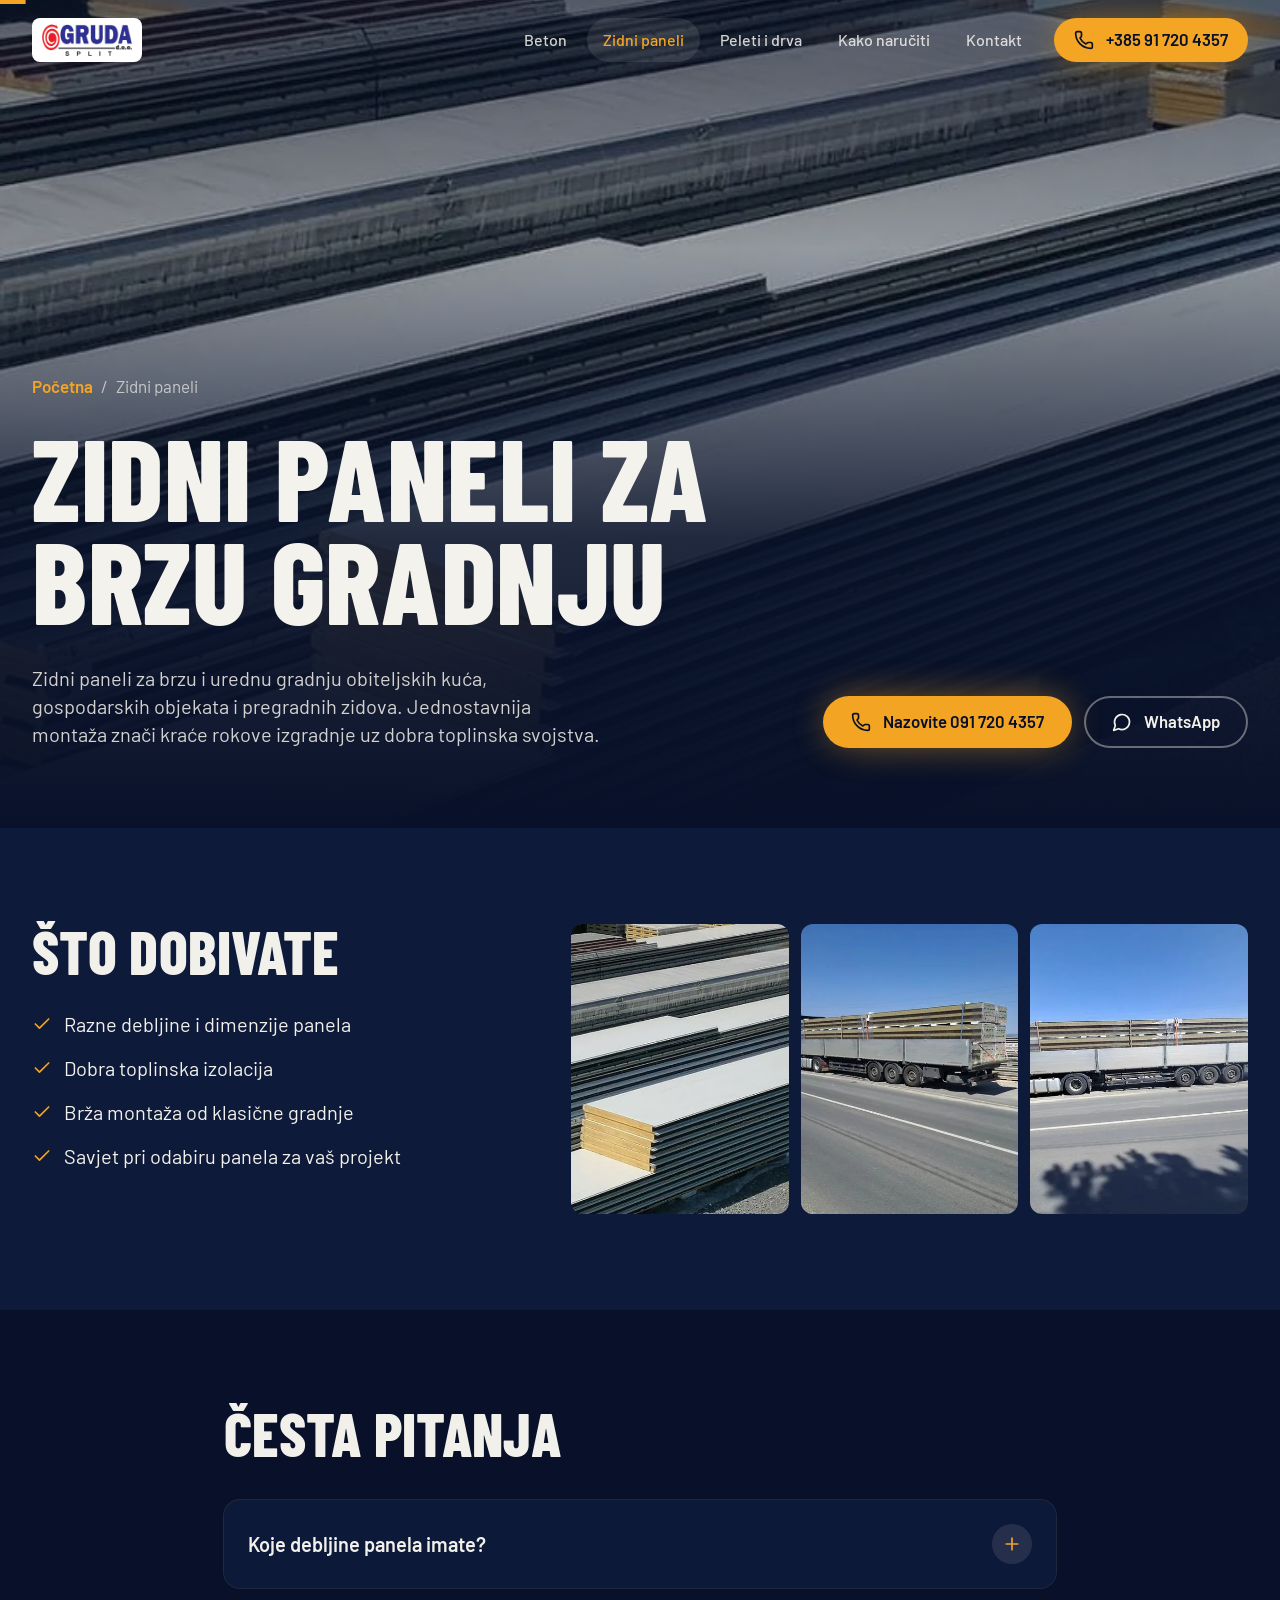
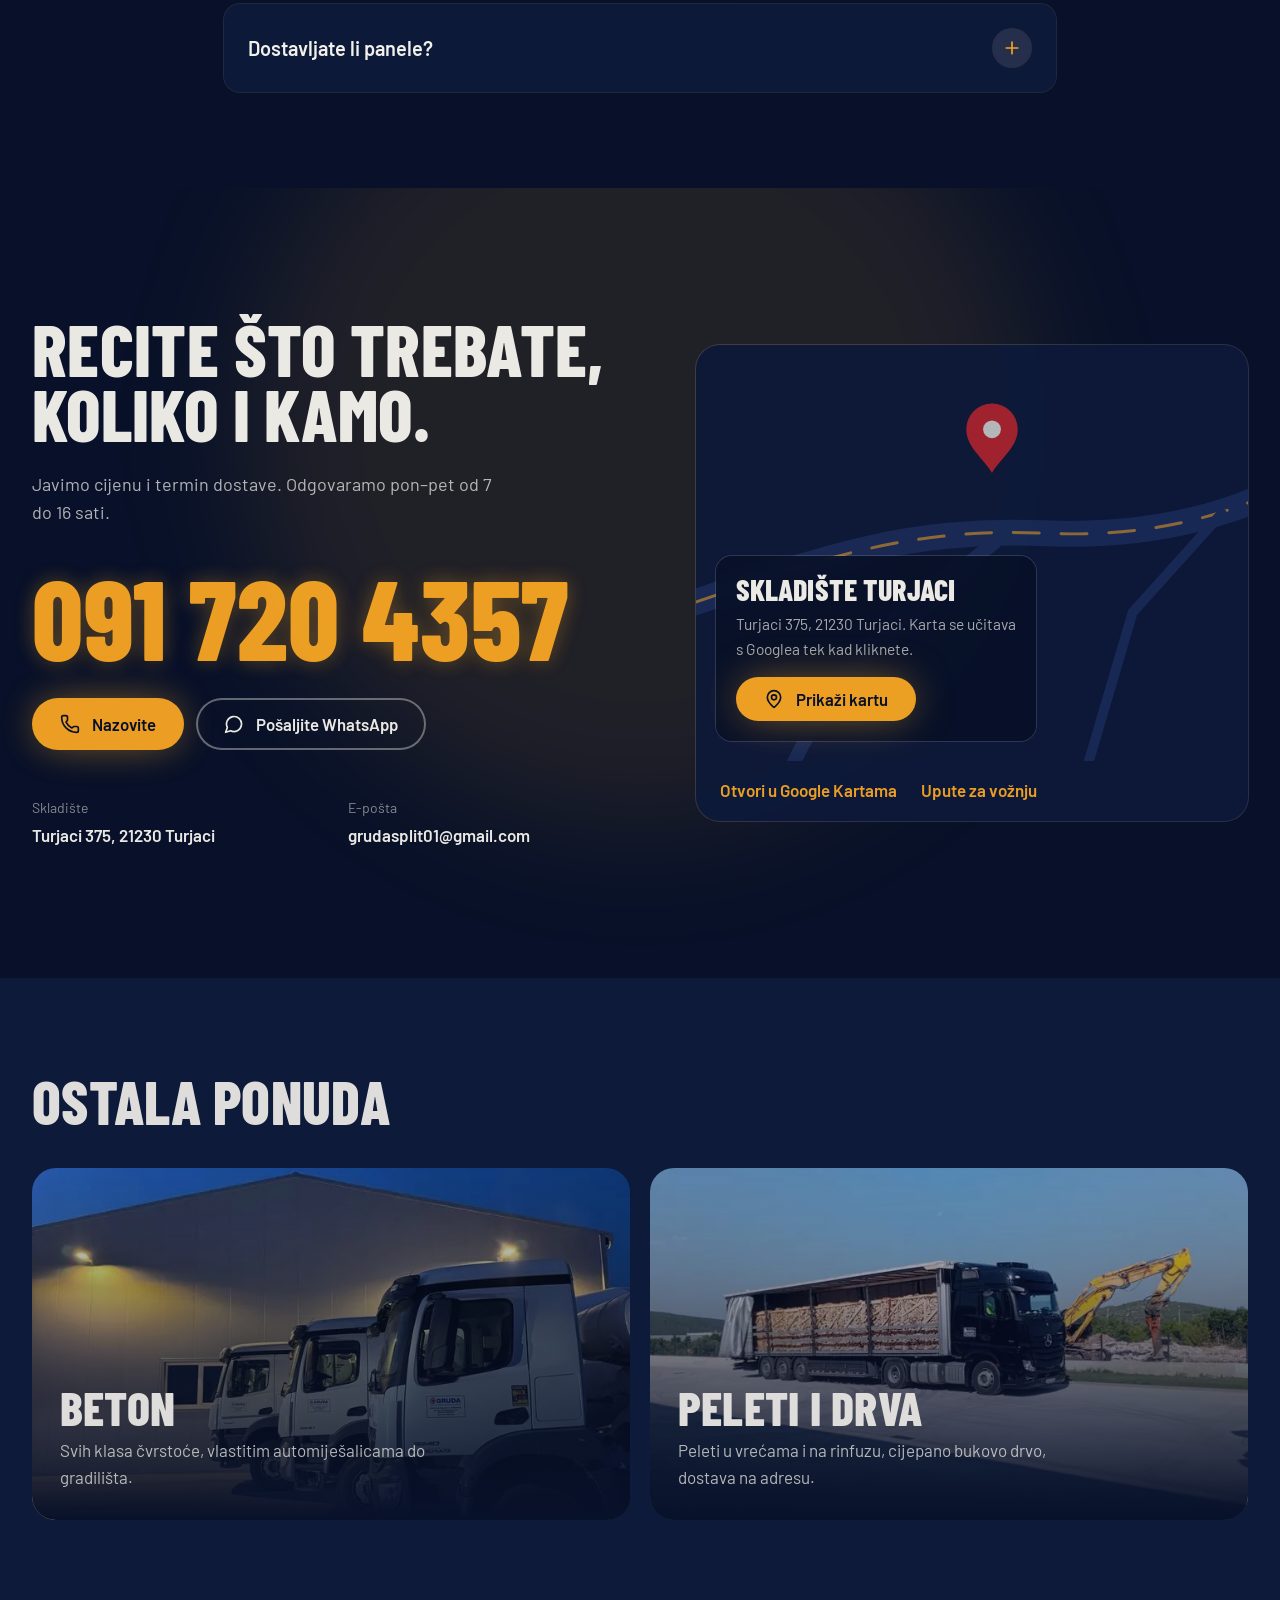
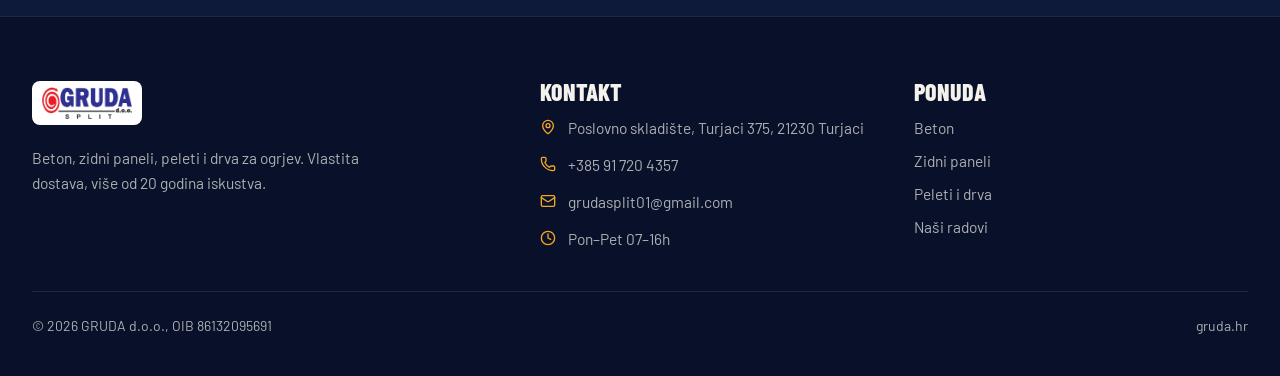
<file: zidni-paneli/index.html>
<!DOCTYPE html>
<html lang="hr">
<head>
<meta charset="utf-8">
<meta name="viewport" content="width=device-width, initial-scale=1, viewport-fit=cover">
<title>Zidni paneli Split — za kuće, hale i pregradne zidove | GRUDA d.o.o.</title>
<meta name="description" content="Zidni paneli za brzu i urednu gradnju obiteljskih kuća, gospodarskih objekata i pregradnih zidova. Razne debljine, dobra izolacija, dostava.">
<link rel="canonical" href="https://gruda.hr/zidni-paneli/">
<meta name="theme-color" content="#0e1a3a">
<link rel="icon" href="/favicon.ico" sizes="32x32">
<link rel="icon" type="image/png" sizes="48x48" href="/favicon.png">
<link rel="apple-touch-icon" href="/apple-touch-icon.png">
<meta property="og:type" content="website">
<meta property="og:site_name" content="GRUDA d.o.o.">
<meta property="og:locale" content="hr_HR">
<meta property="og:url" content="https://gruda.hr/zidni-paneli/">
<meta property="og:title" content="Zidni paneli Split — za kuće, hale i pregradne zidove | GRUDA d.o.o.">
<meta property="og:description" content="Zidni paneli za brzu i urednu gradnju obiteljskih kuća, gospodarskih objekata i pregradnih zidova. Razne debljine, dobra izolacija, dostava.">
<meta property="og:image" content="https://gruda.hr/og-image.jpg">
<meta name="twitter:card" content="summary_large_image">
<link rel="preload" href="/fonts/barlow-condensed-800-latin.woff2" as="font" type="font/woff2" crossorigin>
<link rel="stylesheet" href="/css/app.css?v=06fe4d56">
<script>if(!matchMedia('(prefers-reduced-motion: reduce)').matches){document.documentElement.classList.add('anim');setTimeout(function(){if(!window.gsap)document.documentElement.classList.remove('anim')},4000)}</script>
<script src="/js/gsap.min.js" defer></script>
<script src="/js/ScrollTrigger.min.js" defer></script>
<script type="application/ld+json">[{"@context": "https://schema.org", "@type": "LocalBusiness", "@id": "https://gruda.hr/#tvrtka", "name": "GRUDA d.o.o.", "url": "https://gruda.hr/", "image": "https://gruda.hr/og-image.jpg", "logo": "https://gruda.hr/img/logo.png", "description": "Prodaja i prijevoz betona, zidni paneli te peleti i drva za ogrjev, s vlastitom dostavom na splitskom području.", "telephone": "+385917204357", "email": "grudasplit01@gmail.com", "taxID": "86132095691", "address": {"@type": "PostalAddress", "streetAddress": "Turjaci 375", "addressLocality": "Turjaci", "postalCode": "21230", "addressCountry": "HR"}, "hasMap": "https://www.google.com/maps/place/GRUDA+d.o.o.+Poslovno+skladi%C5%A1te,+375,+21230,+Turjaci,+Hrvatska/data=!4m2!3m1!1s0x134aaf006aa585e5:0x57cebcf8c4d6bbeb!18m1!1e1", "areaServed": "Split i okolica", "numberOfEmployees": {"@type": "QuantitativeValue", "minValue": 20}, "openingHoursSpecification": {"@type": "OpeningHoursSpecification", "dayOfWeek": ["Monday", "Tuesday", "Wednesday", "Thursday", "Friday"], "opens": "07:00", "closes": "16:00"}}, {"@context": "https://schema.org", "@type": "Service", "name": "Zidni paneli za brzu gradnju", "description": "Zidni paneli za brzu i urednu gradnju obiteljskih kuća, gospodarskih objekata i pregradnih zidova. Razne debljine, dobra izolacija, dostava.", "provider": {"@id": "https://gruda.hr/#tvrtka"}, "areaServed": "Split i okolica", "url": "https://gruda.hr/zidni-paneli/"}, {"@context": "https://schema.org", "@type": "FAQPage", "mainEntity": [{"@type": "Question", "name": "Koje debljine panela imate?", "acceptedAnswer": {"@type": "Answer", "text": "Imamo panele raznih debljina i dimenzija. Recite nam za što vam trebaju i pomoći ćemo odabrati odgovarajuće."}}, {"@type": "Question", "name": "Dostavljate li panele?", "acceptedAnswer": {"@type": "Answer", "text": "Da, panele dovozimo vlastitim kamionima."}}]}, {"@context": "https://schema.org", "@type": "BreadcrumbList", "itemListElement": [{"@type": "ListItem", "position": 1, "name": "Početna", "item": "https://gruda.hr/"}, {"@type": "ListItem", "position": 2, "name": "Zidni paneli", "item": "https://gruda.hr/zidni-paneli/"}]}]</script>
</head>
<body>
<a href="#sadrzaj" class="sr-only z-[100] bg-reflektor px-4 py-2 text-noc-duboka focus:not-sr-only focus:fixed focus:start-3 focus:top-3">Preskoči na sadržaj</a>
<div id="napredak" class="fixed inset-x-0 top-0 z-[60] h-1 origin-left scale-x-0 bg-reflektor" aria-hidden="true"></div>
<header id="top" data-scrolled="0" class="fixed inset-x-0 top-0 z-50 transition-[background-color,box-shadow,backdrop-filter] duration-500 data-[scrolled=1]:bg-noc-duboka/85 data-[scrolled=1]:shadow-[0_10px_40px_-10px_rgb(0_0_0/.6)] data-[scrolled=1]:backdrop-blur-xl ">
<div class="mx-auto w-full max-w-[86rem] px-5 sm:px-8 flex h-20 items-center gap-4">
<a href="/" class="me-auto flex items-center rounded-lg bg-white px-2.5 py-1.5" aria-label="GRUDA d.o.o. — početna"><img src="/img/logo.png" alt="GRUDA d.o.o. Split" width="420" height="150" class="h-8 w-auto"></a>
<nav id="nav" aria-label="Glavni izbornik" class="absolute inset-x-0 top-full hidden max-h-[calc(100svh-5rem)] flex-col overflow-y-auto border-t border-kamion/10 bg-noc-duboka/98 px-5 pt-2 pb-6 shadow-[0_30px_60px_-20px_rgb(0_0_0/.8)] backdrop-blur-xl lg:static lg:flex lg:max-h-none lg:flex-row lg:gap-1 lg:overflow-visible lg:border-0 lg:bg-transparent lg:p-0 lg:shadow-none lg:backdrop-blur-none"><a href="/beton/" class="border-b border-kamion/10 px-2 py-4 text-xl font-semibold transition last:border-0 hover:text-reflektor lg:rounded-full lg:border-0 lg:px-4 lg:py-2.5 lg:text-base lg:font-medium lg:hover:bg-kamion/10 lg:hover:text-kamion text-kamion/85">Beton</a><a href="/zidni-paneli/" class="border-b border-kamion/10 px-2 py-4 text-xl font-semibold transition last:border-0 hover:text-reflektor lg:rounded-full lg:border-0 lg:px-4 lg:py-2.5 lg:text-base lg:font-medium lg:hover:bg-kamion/10 lg:hover:text-kamion bg-kamion/10 text-reflektor" aria-current=page>Zidni paneli</a><a href="/peleti-i-drva/" class="border-b border-kamion/10 px-2 py-4 text-xl font-semibold transition last:border-0 hover:text-reflektor lg:rounded-full lg:border-0 lg:px-4 lg:py-2.5 lg:text-base lg:font-medium lg:hover:bg-kamion/10 lg:hover:text-kamion text-kamion/85">Peleti i drva</a><a href="/#ruta" class="border-b border-kamion/10 px-2 py-4 text-xl font-semibold transition last:border-0 hover:text-reflektor lg:rounded-full lg:border-0 lg:px-4 lg:py-2.5 lg:text-base lg:font-medium lg:hover:bg-kamion/10 lg:hover:text-kamion text-kamion/85">Kako naručiti</a><a href="/#kontakt" class="border-b border-kamion/10 px-2 py-4 text-xl font-semibold transition last:border-0 hover:text-reflektor lg:rounded-full lg:border-0 lg:px-4 lg:py-2.5 lg:text-base lg:font-medium lg:hover:bg-kamion/10 lg:hover:text-kamion text-kamion/85">Kontakt</a><a href="tel:+385917204357" class="gumb gumb-svjetlo mt-5 lg:hidden"><svg class="size-5 shrink-0" viewBox="0 0 24 24" fill="none" stroke="currentColor" stroke-width="2" stroke-linecap="round" stroke-linejoin="round" aria-hidden="true" focusable="false"><path d="M13.832 16.568a1 1 0 0 0 1.213-.303l.355-.465A2 2 0 0 1 17 15h3a2 2 0 0 1 2 2v3a2 2 0 0 1-2 2A18 18 0 0 1 2 4a2 2 0 0 1 2-2h3a2 2 0 0 1 2 2v3a2 2 0 0 1-.8 1.6l-.468.351a1 1 0 0 0-.292 1.233 14 14 0 0 0 6.392 6.384"/></svg>Nazovite +385 91 720 4357</a></nav>
<a href="tel:+385917204357" class="gumb gumb-svjetlo hidden min-h-11 px-5 lg:inline-flex"><svg class="size-5 shrink-0" viewBox="0 0 24 24" fill="none" stroke="currentColor" stroke-width="2" stroke-linecap="round" stroke-linejoin="round" aria-hidden="true" focusable="false"><path d="M13.832 16.568a1 1 0 0 0 1.213-.303l.355-.465A2 2 0 0 1 17 15h3a2 2 0 0 1 2 2v3a2 2 0 0 1-2 2A18 18 0 0 1 2 4a2 2 0 0 1 2-2h3a2 2 0 0 1 2 2v3a2 2 0 0 1-.8 1.6l-.468.351a1 1 0 0 0-.292 1.233 14 14 0 0 0 6.392 6.384"/></svg>+385 91 720 4357</a>
<button id="navbtn" type="button" aria-label="Izbornik" aria-controls="nav" aria-expanded="false" class="grid size-12 place-items-center rounded-full bg-noc-duboka/60 ring-1 ring-kamion/30 backdrop-blur lg:hidden"><svg class="size-6" viewBox="0 0 24 24" fill="none" stroke="currentColor" stroke-width="2" stroke-linecap="round" stroke-linejoin="round" aria-hidden="true" focusable="false"><line x1="4" x2="20" y1="7" y2="7"/><line x1="4" x2="20" y1="12" y2="12"/><line x1="4" x2="20" y1="17" y2="17"/></svg></button>
</div></header>
<main id="sadrzaj">
<section data-hero class="relative isolate flex min-h-[92svh] items-end overflow-hidden">
<div class="absolute inset-0 -z-20 overflow-hidden" data-reflektor><picture><source type="image/webp" srcset="/img/paneli-1.webp"><img src="/img/paneli-1.jpg" alt="Zidni paneli za brzu gradnju" width="760" height="569" class="size-full object-cover" fetchpriority="high" data-hero-zum></picture></div>
<div class="absolute inset-0 -z-10 bg-[linear-gradient(to_top,#081129_0%,rgb(8_17_41/.88)_35%,rgb(8_17_41/.3)_70%,rgb(8_17_41/.6)_100%)]"></div>
<div class="mx-auto w-full max-w-[86rem] px-5 sm:px-8 pt-36 pb-16 sm:pb-20">
<nav aria-label="Putanja" data-hero-dolje class="text-kamion/70"><a href="/" class="font-semibold text-reflektor hover:underline">Početna</a><span class="mx-2">/</span>Zidni paneli</nav>
<h1 class="mt-6 max-w-[14ch] text-[clamp(3.4rem,9vw,8rem)]"><span class="rijec"><span data-rijec>Zidni</span></span> <span class="rijec"><span data-rijec>paneli</span></span> <span class="rijec"><span data-rijec>za</span></span> <span class="rijec"><span data-rijec>brzu</span></span> <span class="rijec"><span data-rijec>gradnju</span></span></h1>
<div class="mt-8 grid gap-8 lg:grid-cols-[1.2fr_1fr] lg:items-end">
<p data-hero-dolje class="max-w-[52ch] text-xl text-kamion/85">Zidni paneli za brzu i urednu gradnju obiteljskih kuća, gospodarskih objekata i pregradnih zidova. Jednostavnija montaža znači kraće rokove izgradnje uz dobra toplinska svojstva.</p>
<div data-hero-dolje class="flex flex-wrap gap-3 lg:justify-end"><a class="gumb gumb-svjetlo" href="tel:+385917204357"><svg class="size-5 shrink-0" viewBox="0 0 24 24" fill="none" stroke="currentColor" stroke-width="2" stroke-linecap="round" stroke-linejoin="round" aria-hidden="true" focusable="false"><path d="M13.832 16.568a1 1 0 0 0 1.213-.303l.355-.465A2 2 0 0 1 17 15h3a2 2 0 0 1 2 2v3a2 2 0 0 1-2 2A18 18 0 0 1 2 4a2 2 0 0 1 2-2h3a2 2 0 0 1 2 2v3a2 2 0 0 1-.8 1.6l-.468.351a1 1 0 0 0-.292 1.233 14 14 0 0 0 6.392 6.384"/></svg>Nazovite 091 720 4357</a>
<a class="gumb gumb-obrub" href="https://wa.me/385917204357" target="_blank" rel="noopener"><svg class="size-5 shrink-0" viewBox="0 0 24 24" fill="none" stroke="currentColor" stroke-width="2" stroke-linecap="round" stroke-linejoin="round" aria-hidden="true" focusable="false"><path d="M7.9 20A9 9 0 1 0 4 16.1L2 22Z"/></svg>WhatsApp</a></div></div>
</div>
</section>

<section class="overflow-x-clip bg-noc py-24"><div class="mx-auto w-full max-w-[86rem] px-5 sm:px-8 grid gap-14 lg:grid-cols-[1fr_1.4fr]">
<div><h2 class="text-6xl" data-udji="lijevo">Što dobivate</h2><ul class="mt-8 grid gap-4 text-xl" data-udji><li class="flex items-center gap-3"><svg class="size-5 text-reflektor" viewBox="0 0 24 24" fill="none" stroke="currentColor" stroke-width="2" stroke-linecap="round" stroke-linejoin="round" aria-hidden="true" focusable="false"><path d="M20 6 9 17l-5-5"/></svg>Razne debljine i dimenzije panela</li><li class="flex items-center gap-3"><svg class="size-5 text-reflektor" viewBox="0 0 24 24" fill="none" stroke="currentColor" stroke-width="2" stroke-linecap="round" stroke-linejoin="round" aria-hidden="true" focusable="false"><path d="M20 6 9 17l-5-5"/></svg>Dobra toplinska izolacija</li><li class="flex items-center gap-3"><svg class="size-5 text-reflektor" viewBox="0 0 24 24" fill="none" stroke="currentColor" stroke-width="2" stroke-linecap="round" stroke-linejoin="round" aria-hidden="true" focusable="false"><path d="M20 6 9 17l-5-5"/></svg>Brža montaža od klasične gradnje</li><li class="flex items-center gap-3"><svg class="size-5 text-reflektor" viewBox="0 0 24 24" fill="none" stroke="currentColor" stroke-width="2" stroke-linecap="round" stroke-linejoin="round" aria-hidden="true" focusable="false"><path d="M20 6 9 17l-5-5"/></svg>Savjet pri odabiru panela za vaš projekt</li></ul></div>
<div><div class="grid gap-3 grid-cols-2 sm:grid-cols-3" data-galerija><button type="button" aria-label="Povećaj: Zidni paneli — detalj" class="group overflow-hidden rounded-xl" data-udji><picture><source type="image/webp" srcset="/img/paneli-1.webp"><img src="/img/paneli-1.jpg" alt="Zidni paneli — detalj" width="760" height="569" class="aspect-[3/4] w-full object-cover transition duration-700 group-hover:scale-110 group-hover:brightness-110" loading="lazy" decoding="async" ></picture></button><button type="button" aria-label="Povećaj: Dostava zidnih panela" class="group overflow-hidden rounded-xl" data-udji><picture><source type="image/webp" srcset="/img/paneli-2.webp"><img src="/img/paneli-2.jpg" alt="Dostava zidnih panela" width="760" height="570" class="aspect-[3/4] w-full object-cover transition duration-700 group-hover:scale-110 group-hover:brightness-110" loading="lazy" decoding="async" ></picture></button><button type="button" aria-label="Povećaj: Kamion sa zidnim panelima" class="group overflow-hidden rounded-xl" data-udji><picture><source type="image/webp" srcset="/img/paneli-3.webp"><img src="/img/paneli-3.jpg" alt="Kamion sa zidnim panelima" width="760" height="570" class="aspect-[3/4] w-full object-cover transition duration-700 group-hover:scale-110 group-hover:brightness-110" loading="lazy" decoding="async" ></picture></button></div></div>
</div></section>


<section class="bg-noc-duboka py-24"><div class="mx-auto w-full max-w-4xl px-5 sm:px-8">
<h2 class="mb-10 text-6xl" data-udji="lijevo">Česta pitanja</h2><div class="faq grid gap-4"><details class="group rounded-2xl bg-noc p-6 ring-1 ring-kamion/10 open:ring-reflektor/60" data-udji><summary class="flex cursor-pointer list-none items-center justify-between gap-6 text-xl font-semibold">Koje debljine panela imate?<span class="faq-znak grid size-10 shrink-0 place-items-center rounded-full bg-kamion/10 text-reflektor transition-transform duration-300"><svg class="size-5" viewBox="0 0 24 24" fill="none" stroke="currentColor" stroke-width="2" stroke-linecap="round" stroke-linejoin="round" aria-hidden="true" focusable="false"><path d="M5 12h14"/><path d="M12 5v14"/></svg></span></summary><p class="mt-4 max-w-[60ch] text-lg text-kamion/75">Imamo panele raznih debljina i dimenzija. Recite nam za što vam trebaju i pomoći ćemo odabrati odgovarajuće.</p></details><details class="group rounded-2xl bg-noc p-6 ring-1 ring-kamion/10 open:ring-reflektor/60" data-udji><summary class="flex cursor-pointer list-none items-center justify-between gap-6 text-xl font-semibold">Dostavljate li panele?<span class="faq-znak grid size-10 shrink-0 place-items-center rounded-full bg-kamion/10 text-reflektor transition-transform duration-300"><svg class="size-5" viewBox="0 0 24 24" fill="none" stroke="currentColor" stroke-width="2" stroke-linecap="round" stroke-linejoin="round" aria-hidden="true" focusable="false"><path d="M5 12h14"/><path d="M12 5v14"/></svg></span></summary><p class="mt-4 max-w-[60ch] text-lg text-kamion/75">Da, panele dovozimo vlastitim kamionima.</p></details></div></div></section>
<section id="kontakt" class="relative overflow-hidden bg-noc-duboka py-24 sm:py-32">
<div class="pointer-events-none absolute -top-40 start-1/2 size-[50rem] -translate-x-1/2 rounded-full bg-reflektor/10 blur-3xl" aria-hidden="true"></div>
<div class="mx-auto w-full max-w-[86rem] px-5 sm:px-8 relative grid items-center gap-14 lg:grid-cols-[1.1fr_1fr]">
<div data-udji>
<h2 class="text-6xl sm:text-7xl">Recite što trebate, koliko i kamo.</h2>
<p class="mt-6 max-w-[46ch] text-lg text-kamion/75">Javimo cijenu i termin dostave. Odgovaramo pon–pet od 7 do 16 sati.</p>
<a href="tel:+385917204357" data-svijetli class="cesta mt-10 block whitespace-nowrap text-[clamp(3.2rem,13vw,7rem)] text-reflektor lg:text-[min(calc((52vw-6rem)/4.6),7rem)]">091 720 4357</a>
<div class="mt-8 flex flex-wrap gap-3">
<a class="gumb gumb-svjetlo" href="tel:+385917204357"><svg class="size-5 shrink-0" viewBox="0 0 24 24" fill="none" stroke="currentColor" stroke-width="2" stroke-linecap="round" stroke-linejoin="round" aria-hidden="true" focusable="false"><path d="M13.832 16.568a1 1 0 0 0 1.213-.303l.355-.465A2 2 0 0 1 17 15h3a2 2 0 0 1 2 2v3a2 2 0 0 1-2 2A18 18 0 0 1 2 4a2 2 0 0 1 2-2h3a2 2 0 0 1 2 2v3a2 2 0 0 1-.8 1.6l-.468.351a1 1 0 0 0-.292 1.233 14 14 0 0 0 6.392 6.384"/></svg>Nazovite</a>
<a class="gumb gumb-obrub" href="https://wa.me/385917204357" target="_blank" rel="noopener"><svg class="size-5 shrink-0" viewBox="0 0 24 24" fill="none" stroke="currentColor" stroke-width="2" stroke-linecap="round" stroke-linejoin="round" aria-hidden="true" focusable="false"><path d="M7.9 20A9 9 0 1 0 4 16.1L2 22Z"/></svg>Pošaljite WhatsApp</a></div>
<dl class="mt-12 grid gap-6 sm:grid-cols-2">
<div><dt class="text-sm text-kamion/55">Skladište</dt><dd class="mt-1 font-semibold">Turjaci 375, 21230 Turjaci</dd></div>
<div><dt class="text-sm text-kamion/55">E-pošta</dt><dd class="mt-1 font-semibold"><a class="hover:text-reflektor" href="mailto:grudasplit01@gmail.com">grudasplit01@gmail.com</a></dd></div>
</dl></div>
<div class="overflow-hidden rounded-3xl bg-noc ring-1 ring-kamion/15" data-udji="desno">
<div id="kartaStage" class="relative grid min-h-[26rem] place-items-end justify-start">
<svg class="absolute inset-0 size-full" viewBox="0 0 900 420" preserveAspectRatio="xMidYMid slice" aria-hidden="true">
<g fill="none" stroke-linecap="round"><path stroke="#1a2a57" stroke-width="26" d="M-20 310 C 180 280, 300 180, 520 190 S 820 100, 940 50"/><path class="cesta-crta" stroke="#f5a524" stroke-opacity=".55" stroke-width="3" d="M-20 310 C 180 280, 300 180, 520 190 S 820 100, 940 50"/>
<path stroke="#1a2a57" stroke-width="14" d="M262 440 C 302 340, 382 270, 472 200"/><path stroke="#1a2a57" stroke-width="10" d="M562 440 L 612 270 L 702 170"/></g>
<g transform="translate(470 192)"><g data-pin><path fill="#d7262e" d="M0 0 C-8-14 -26-26 -26-44 A26 26 0 0 1 26-44 C26-26 8-14 0 0Z"/><circle cx="0" cy="-44" r="9" fill="#f4f2ec"/></g></g></svg>
<div class="relative m-5 max-w-xs rounded-2xl bg-noc-duboka/90 p-5 ring-1 ring-kamion/15 backdrop-blur">
<p class="cesta text-3xl">Skladište Turjaci</p><p class="mt-2 text-[.97rem] text-kamion/70">Turjaci 375, 21230 Turjaci. Karta se učitava s Googlea tek kad kliknete.</p>
<button id="kartaBtn" type="button" class="gumb gumb-svjetlo mt-4 min-h-11"><svg class="size-5 shrink-0" viewBox="0 0 24 24" fill="none" stroke="currentColor" stroke-width="2" stroke-linecap="round" stroke-linejoin="round" aria-hidden="true" focusable="false"><path d="M20 10c0 4.993-5.539 10.193-7.399 11.799a1 1 0 0 1-1.202 0C9.539 20.193 4 14.993 4 10a8 8 0 0 1 16 0"/><circle cx="12" cy="10" r="3"/></svg>Prikaži kartu</button></div>
</div>
<div class="flex flex-wrap gap-x-6 gap-y-2 px-6 py-4 font-semibold text-reflektor">
<a class="hover:underline" href="https://www.google.com/maps/place/GRUDA+d.o.o.+Poslovno+skladi%C5%A1te,+375,+21230,+Turjaci,+Hrvatska/data=!4m2!3m1!1s0x134aaf006aa585e5:0x57cebcf8c4d6bbeb!18m1!1e1" target="_blank" rel="noopener">Otvori u Google Kartama</a>
<a class="hover:underline" href="https://www.google.com/maps/dir/?api=1&destination=GRUDA+d.o.o.+Poslovno+skladi%C5%A1te%2C+375%2C+21230+Turjaci" target="_blank" rel="noopener">Upute za vožnju</a></div>
</div>
</div></section>
<section class="bg-noc py-24"><div class="mx-auto w-full max-w-[86rem] px-5 sm:px-8"><h2 class="mb-10 text-6xl" data-udji="lijevo">Ostala ponuda</h2>
<div class="grid gap-5 md:grid-cols-2"><a href="/beton/" class="group relative isolate flex min-h-[22rem] items-end overflow-hidden rounded-3xl p-7" data-udji><picture><source type="image/webp" srcset="/img/beton-2.webp"><img src="/img/beton-2.jpg" alt="Beton s dostavom na gradilište" width="720" height="960" class="absolute inset-0 -z-10 size-full object-cover transition duration-700 group-hover:scale-110" loading="lazy" decoding="async" ></picture><span class="absolute inset-0 -z-10 bg-gradient-to-t from-noc-duboka to-transparent"></span><span><span class="cesta block text-5xl">Beton</span><span class="mt-2 block max-w-[40ch] text-kamion/80">Svih klasa čvrstoće, vlastitim automiješalicama do gradilišta.</span></span></a><a href="/peleti-i-drva/" class="group relative isolate flex min-h-[22rem] items-end overflow-hidden rounded-3xl p-7" data-udji><picture><source type="image/webp" srcset="/img/ogrjev-3.webp"><img src="/img/ogrjev-3.jpg" alt="Peleti i drva za ogrjev" width="720" height="540" class="absolute inset-0 -z-10 size-full object-cover transition duration-700 group-hover:scale-110" loading="lazy" decoding="async" ></picture><span class="absolute inset-0 -z-10 bg-gradient-to-t from-noc-duboka to-transparent"></span><span><span class="cesta block text-5xl">Peleti i drva</span><span class="mt-2 block max-w-[40ch] text-kamion/80">Peleti u vrećama i na rinfuzu, cijepano bukovo drvo, dostava na adresu.</span></span></a></div></div></section>
</main>
<footer class="border-t border-kamion/10 bg-noc-duboka pt-16 pb-28 text-[.97rem] text-kamion/70 lg:pb-10">
<div class="mx-auto w-full max-w-[86rem] px-5 sm:px-8">
<div class="grid gap-10 pb-10 md:grid-cols-[1.4fr_1fr_1fr]">
<div><a href="/" class="inline-flex rounded-lg bg-white px-2.5 py-1.5"><img src="/img/logo.png" alt="GRUDA d.o.o." width="420" height="150" class="h-8 w-auto" loading="lazy"></a>
<p class="mt-5 max-w-sm">Beton, zidni paneli, peleti i drva za ogrjev. Vlastita dostava, više od 20 godina iskustva.</p></div>
<div><p class="cesta mb-3 text-2xl text-kamion">Kontakt</p><ul class="space-y-3">
<li class="flex gap-3"><svg class="mt-1 size-4 shrink-0 text-reflektor" viewBox="0 0 24 24" fill="none" stroke="currentColor" stroke-width="2" stroke-linecap="round" stroke-linejoin="round" aria-hidden="true" focusable="false"><path d="M20 10c0 4.993-5.539 10.193-7.399 11.799a1 1 0 0 1-1.202 0C9.539 20.193 4 14.993 4 10a8 8 0 0 1 16 0"/><circle cx="12" cy="10" r="3"/></svg><span>Poslovno skladište, Turjaci 375, 21230 Turjaci</span></li>
<li class="flex gap-3"><svg class="mt-1 size-4 shrink-0 text-reflektor" viewBox="0 0 24 24" fill="none" stroke="currentColor" stroke-width="2" stroke-linecap="round" stroke-linejoin="round" aria-hidden="true" focusable="false"><path d="M13.832 16.568a1 1 0 0 0 1.213-.303l.355-.465A2 2 0 0 1 17 15h3a2 2 0 0 1 2 2v3a2 2 0 0 1-2 2A18 18 0 0 1 2 4a2 2 0 0 1 2-2h3a2 2 0 0 1 2 2v3a2 2 0 0 1-.8 1.6l-.468.351a1 1 0 0 0-.292 1.233 14 14 0 0 0 6.392 6.384"/></svg><a class="hover:text-reflektor" href="tel:+385917204357">+385 91 720 4357</a></li>
<li class="flex gap-3"><svg class="mt-1 size-4 shrink-0 text-reflektor" viewBox="0 0 24 24" fill="none" stroke="currentColor" stroke-width="2" stroke-linecap="round" stroke-linejoin="round" aria-hidden="true" focusable="false"><rect width="20" height="16" x="2" y="4" rx="2"/><path d="m22 7-8.97 5.7a1.94 1.94 0 0 1-2.06 0L2 7"/></svg><a class="hover:text-reflektor" href="mailto:grudasplit01@gmail.com">grudasplit01@gmail.com</a></li>
<li class="flex gap-3"><svg class="mt-1 size-4 shrink-0 text-reflektor" viewBox="0 0 24 24" fill="none" stroke="currentColor" stroke-width="2" stroke-linecap="round" stroke-linejoin="round" aria-hidden="true" focusable="false"><circle cx="12" cy="12" r="10"/><polyline points="12 6 12 12 16 14"/></svg><span>Pon–Pet 07–16h</span></li></ul></div>
<div><p class="cesta mb-3 text-2xl text-kamion">Ponuda</p><ul class="space-y-2"><li><a class="hover:text-reflektor" href="/beton/">Beton</a></li><li><a class="hover:text-reflektor" href="/zidni-paneli/">Zidni paneli</a></li><li><a class="hover:text-reflektor" href="/peleti-i-drva/">Peleti i drva</a></li><li><a class="hover:text-reflektor" href="/#radovi">Naši radovi</a></li></ul></div>
</div>
<div class="flex flex-wrap justify-between gap-2 border-t border-kamion/10 pt-6 text-sm"><span>© <span id="yr">2026</span> GRUDA d.o.o., OIB 86132095691</span><span>gruda.hr</span></div>
</div></footer>
<div id="lb" role="dialog" aria-modal="true" aria-label="Pregled fotografije" hidden class="fixed inset-0 z-[100] grid place-items-center bg-noc-duboka/95 px-3 py-16 backdrop-blur sm:px-20">
<span data-c aria-live="polite" class="absolute start-5 top-6 text-sm text-kamion/70 tabular-nums"></span>
<button data-x type="button" aria-label="Zatvori" class="absolute end-4 top-4 grid size-12 place-items-center rounded-full bg-kamion/10 text-3xl text-kamion ring-1 ring-kamion/25 hover:bg-kamion/20">&times;</button>
<button data-p type="button" aria-label="Prethodna" class="absolute bottom-5 start-5 grid size-12 place-items-center rounded-full bg-kamion/10 text-3xl text-kamion ring-1 ring-kamion/25 hover:bg-kamion/20 sm:bottom-auto sm:top-1/2 sm:-translate-y-1/2">&#8249;</button>
<figure class="m-0 grid justify-items-center gap-3"><img alt="" class="max-h-[calc(100dvh-11rem)] w-auto rounded-md"><figcaption class="text-center text-sm text-kamion/80"></figcaption></figure>
<button data-n type="button" aria-label="Sljedeća" class="absolute bottom-5 end-5 grid size-12 place-items-center rounded-full bg-kamion/10 text-3xl text-kamion ring-1 ring-kamion/25 hover:bg-kamion/20 sm:bottom-auto sm:top-1/2 sm:-translate-y-1/2">&#8250;</button>
</div>
<div role="group" aria-label="Brzi kontakt" class="fixed inset-x-0 bottom-0 z-40 grid grid-cols-2 gap-2 border-t border-kamion/10 bg-noc-duboka/95 p-3 pb-[calc(.75rem+env(safe-area-inset-bottom))] backdrop-blur lg:hidden">
<a href="tel:+385917204357" class="gumb gumb-svjetlo"><svg class="size-5 shrink-0" viewBox="0 0 24 24" fill="none" stroke="currentColor" stroke-width="2" stroke-linecap="round" stroke-linejoin="round" aria-hidden="true" focusable="false"><path d="M13.832 16.568a1 1 0 0 0 1.213-.303l.355-.465A2 2 0 0 1 17 15h3a2 2 0 0 1 2 2v3a2 2 0 0 1-2 2A18 18 0 0 1 2 4a2 2 0 0 1 2-2h3a2 2 0 0 1 2 2v3a2 2 0 0 1-.8 1.6l-.468.351a1 1 0 0 0-.292 1.233 14 14 0 0 0 6.392 6.384"/></svg>Nazovite</a>
<a href="https://wa.me/385917204357" target="_blank" rel="noopener" class="gumb gumb-obrub"><svg class="size-5 shrink-0" viewBox="0 0 24 24" fill="none" stroke="currentColor" stroke-width="2" stroke-linecap="round" stroke-linejoin="round" aria-hidden="true" focusable="false"><path d="M7.9 20A9 9 0 1 0 4 16.1L2 22Z"/></svg>WhatsApp</a>
</div>
<script>
/* GSAP i ScrollTrigger se učitavaju s defer — zato tek nakon DOMContentLoaded. */
document.addEventListener('DOMContentLoaded',function(){
document.getElementById('yr').textContent=new Date().getFullYear();
var nb=document.getElementById('navbtn'),nv=document.getElementById('nav');
nb.addEventListener('click',function(){var z=(nv.classList.toggle('flex'),nv.classList.toggle('hidden'));nb.setAttribute('aria-expanded',!z)});
nv.querySelectorAll('a').forEach(function(a){a.addEventListener('click',function(){if(innerWidth<1024){nv.classList.add('hidden');nv.classList.remove('flex');nb.setAttribute('aria-expanded','false')}})});
var top=document.getElementById('top');function hdr(){top.dataset.scrolled=scrollY>40?'1':'0'}hdr();addEventListener('scroll',hdr,{passive:true});
/* povećanje fotografija */
var lb=document.getElementById('lb');if(lb){var im=lb.querySelector('img'),cap=lb.querySelector('figcaption'),cnt=lb.querySelector('[data-c]'),set=[],i=0,from=null,x0=null;
function show(k){i=(k+set.length)%set.length;var s=set[i].querySelector('img');im.src=s.currentSrc||s.src;im.alt=s.alt;cap.textContent=s.alt;cnt.textContent=(i+1)+' / '+set.length}
function open(l,k,b){set=l;from=b;show(k);lb.hidden=false;document.documentElement.style.overflow='hidden';lb.querySelector('[data-x]').focus()}
function close(){lb.hidden=true;document.documentElement.style.overflow='';im.removeAttribute('src');if(from)from.focus()}
document.querySelectorAll('[data-galerija]').forEach(function(g){var l=[].slice.call(g.querySelectorAll('button'));l.forEach(function(b,k){b.addEventListener('click',function(){open(l,k,b)})})});
lb.querySelector('[data-x]').onclick=close;lb.querySelector('[data-p]').onclick=function(){show(i-1)};lb.querySelector('[data-n]').onclick=function(){show(i+1)};
lb.addEventListener('click',function(e){if(e.target===lb)close()});
addEventListener('keydown',function(e){if(lb.hidden)return;if(e.key==='Escape')close();if(e.key==='ArrowLeft')show(i-1);if(e.key==='ArrowRight')show(i+1)});
lb.addEventListener('touchstart',function(e){x0=e.touches[0].clientX},{passive:true});lb.addEventListener('touchend',function(e){if(x0===null)return;var d=e.changedTouches[0].clientX-x0;x0=null;if(Math.abs(d)>50)show(i+(d<0?1:-1))})}
var kb=document.getElementById('kartaBtn'),ks=document.getElementById('kartaStage');if(kb)kb.addEventListener('click',function(){var f=document.createElement('iframe');
f.src='https://www.google.com/maps?q='+encodeURIComponent('GRUDA d.o.o. Poslovno skladište, 375, 21230 Turjaci, Hrvatska')+'&hl=hr&output=embed';f.title='Karta: GRUDA d.o.o., Turjaci';f.className='absolute inset-0 size-full border-0';ks.replaceChildren(f)});

/* ---------- animacije (samo uz .anim: JS radi i pokret nije smanjen) ---------- */
var H=document.documentElement;if(!H.classList.contains('anim'))return;
if(!window.gsap||!window.ScrollTrigger){H.classList.remove('anim');return}
gsap.registerPlugin(ScrollTrigger);
var E='power3.out';
/* traka napretka = koliko je dostava odmakla */
gsap.to('#napredak',{scaleX:1,ease:'none',scrollTrigger:{start:0,end:'max',scrub:.3}});
/* naslov: riječ po riječ; fotografija se upali kao reflektor */
gsap.to('[data-rijec]',{y:0,duration:1,ease:'power4.out',stagger:.07,delay:.15});
gsap.to('[data-reflektor]',{filter:'brightness(1) saturate(1)',duration:2.2,ease:'power2.out',delay:.2});
gsap.to('[data-hero-zum]',{scale:1.18,yPercent:8,ease:'none',scrollTrigger:{trigger:'[data-hero]',start:'top top',end:'bottom top',scrub:true}});
gsap.from('[data-hero-dolje]',{y:30,opacity:0,duration:1,ease:E,stagger:.12,delay:.7});
/* elementi koji ulaze */
gsap.utils.toArray('[data-udji]').forEach(function(el){gsap.to(el,{opacity:1,y:0,x:0,duration:1,ease:E,scrollTrigger:{trigger:el,start:'top 85%'}})});
gsap.set('[data-udji]',{y:40});gsap.set('[data-udji="lijevo"]',{y:0,x:-60});gsap.set('[data-udji="desno"]',{y:0,x:60});
var mm=gsap.matchMedia();
/* usluge vodoravno (samo veliki ekran) */
mm.add('(min-width: 1024px)',function(){var tr=document.querySelector('[data-vodoravno]');if(!tr)return;
var pomak=function(){return -(tr.scrollWidth-innerWidth)};
var tw=gsap.to(tr,{x:pomak,ease:'none',scrollTrigger:{trigger:'[data-usluge]',pin:true,scrub:.6,start:'top top',end:function(){return '+='+(tr.scrollWidth-innerWidth)},invalidateOnRefresh:true}});
gsap.utils.toArray('[data-ploca-foto]').forEach(function(f){gsap.fromTo(f,{scale:1.25},{scale:1,ease:'none',scrollTrigger:{trigger:f,containerAnimation:tw,start:'left right',end:'right left',scrub:true}})});
gsap.utils.toArray('[data-ploca-tekst]').slice(1).forEach(function(t){gsap.from(t.children,{y:40,opacity:0,duration:.7,stagger:.06,ease:E,scrollTrigger:{trigger:t,containerAnimation:tw,start:'left 92%'}})})});
mm.add('(max-width: 1023px)',function(){gsap.utils.toArray('[data-ploca-foto]').forEach(function(f){gsap.fromTo(f,{scale:1.2},{scale:1,ease:'none',scrollTrigger:{trigger:f,start:'top bottom',end:'bottom top',scrub:true}})})});
/* ruta dostave: cesta se crta, kamion vozi, stajališta se pale */
var put=document.getElementById('put'),kam=document.getElementById('kamion');
if(put&&kam){var L=put.getTotalLength();gsap.set(put,{strokeDasharray:L,strokeDashoffset:L});var st=gsap.utils.toArray('[data-stanica]');
function polozaj(p){var a=put.getPointAtLength(p*L),b=put.getPointAtLength(Math.min(L,p*L+2));var kut=Math.atan2(b.y-a.y,b.x-a.x)*180/Math.PI;kam.setAttribute('transform','translate('+a.x+' '+a.y+') rotate('+kut+')')}
polozaj(0);
gsap.to(put,{strokeDashoffset:0,ease:'none',scrollTrigger:{trigger:'[data-ruta]',start:'top 65%',end:'bottom 70%',scrub:.5,onUpdate:function(s){polozaj(s.progress);
st.forEach(function(el,k){el.classList.toggle('upaljeno',s.progress>=(k+1)/(st.length+1)-.02)})}}})}
/* hrpa fotografija radova */
gsap.utils.toArray('[data-hrpa] > div').forEach(function(k,n,svi){if(n===svi.length-1)return;
gsap.fromTo(k.firstElementChild,{scale:1,filter:'brightness(1)'},{scale:.95,filter:'brightness(.7)',ease:'none',scrollTrigger:{trigger:svi[n+1],start:'top 60%',end:'top 10%',scrub:1.2}})});
/* brojke */
gsap.utils.toArray('[data-broj]').forEach(function(el){var cilj=parseFloat(el.dataset.broj),suf=el.dataset.suf||'',o={v:0};
gsap.to(o,{v:cilj,duration:2,ease:'power2.out',scrollTrigger:{trigger:el,start:'top 85%'},onUpdate:function(){el.textContent=Math.round(o.v)+suf}})});
/* kamion uvozi */
gsap.from('[data-uvoz]',{xPercent:-140,rotate:-2,ease:'power2.out',scrollTrigger:{trigger:'[data-uvoz]',start:'top 95%',end:'top 45%',scrub:.8}});
gsap.from('[data-cesta-crta]',{scaleX:0,transformOrigin:'left',ease:'none',scrollTrigger:{trigger:'[data-uvoz]',start:'top 95%',end:'top 45%',scrub:.8}});
/* pin pada na kartu, telefon zasvijetli */
gsap.from('[data-pin]',{y:-260,opacity:0,duration:1.1,ease:'bounce.out',scrollTrigger:{trigger:'#kartaStage',start:'top 75%'}});
gsap.fromTo('[data-svijetli]',{textShadow:'0 0 0 rgba(245,165,36,0)'},{textShadow:'0 0 48px rgba(245,165,36,.75)',duration:1.2,yoyo:true,repeat:1,ease:'sine.inOut',scrollTrigger:{trigger:'[data-svijetli]',start:'top 80%'}});
addEventListener('load',function(){ScrollTrigger.refresh()});
});
</script>
</body>
</html>
</file>
<file: css/app.css>
/*! tailwindcss v4.3.3 | MIT License | https://tailwindcss.com */
@layer properties{@supports (((-webkit-hyphens:none)) and (not (margin-trim:inline))) or ((-moz-orient:inline) and (not (color:rgb(from red r g b)))){*,:before,:after,::backdrop{--tw-translate-x:0;--tw-translate-y:0;--tw-translate-z:0;--tw-scale-x:1;--tw-scale-y:1;--tw-scale-z:1;--tw-rotate-x:initial;--tw-rotate-y:initial;--tw-rotate-z:initial;--tw-skew-x:initial;--tw-skew-y:initial;--tw-space-y-reverse:0;--tw-border-style:solid;--tw-gradient-position:initial;--tw-gradient-from:#0000;--tw-gradient-via:#0000;--tw-gradient-to:#0000;--tw-gradient-stops:initial;--tw-gradient-via-stops:initial;--tw-gradient-from-position:0%;--tw-gradient-via-position:50%;--tw-gradient-to-position:100%;--tw-leading:initial;--tw-font-weight:initial;--tw-ordinal:initial;--tw-slashed-zero:initial;--tw-numeric-figure:initial;--tw-numeric-spacing:initial;--tw-numeric-fraction:initial;--tw-shadow:0 0 #0000;--tw-shadow-color:initial;--tw-shadow-alpha:100%;--tw-inset-shadow:0 0 #0000;--tw-inset-shadow-color:initial;--tw-inset-shadow-alpha:100%;--tw-ring-color:initial;--tw-ring-shadow:0 0 #0000;--tw-inset-ring-color:initial;--tw-inset-ring-shadow:0 0 #0000;--tw-ring-inset:initial;--tw-ring-offset-width:0px;--tw-ring-offset-color:#fff;--tw-ring-offset-shadow:0 0 #0000;--tw-blur:initial;--tw-brightness:initial;--tw-contrast:initial;--tw-grayscale:initial;--tw-hue-rotate:initial;--tw-invert:initial;--tw-opacity:initial;--tw-saturate:initial;--tw-sepia:initial;--tw-drop-shadow:initial;--tw-drop-shadow-color:initial;--tw-drop-shadow-alpha:100%;--tw-drop-shadow-size:initial;--tw-backdrop-blur:initial;--tw-backdrop-brightness:initial;--tw-backdrop-contrast:initial;--tw-backdrop-grayscale:initial;--tw-backdrop-hue-rotate:initial;--tw-backdrop-invert:initial;--tw-backdrop-opacity:initial;--tw-backdrop-saturate:initial;--tw-backdrop-sepia:initial;--tw-duration:initial;--tw-outline-style:solid;--tw-tracking:initial}}}@layer theme{:root,:host{--font-sans:"Barlow", ui-sans-serif, system-ui, -apple-system, "Segoe UI", sans-serif;--font-mono:ui-monospace, SFMono-Regular, Menlo, Monaco, Consolas, "Liberation Mono", "Courier New", monospace;--color-white:#fff;--spacing:.25rem;--container-xs:20rem;--container-sm:24rem;--container-3xl:48rem;--container-4xl:56rem;--text-sm:.875rem;--text-sm--line-height:calc(1.25 / .875);--text-base:1rem;--text-base--line-height:calc(1.5 / 1);--text-lg:1.125rem;--text-lg--line-height:calc(1.75 / 1.125);--text-xl:1.25rem;--text-xl--line-height:calc(1.75 / 1.25);--text-2xl:1.5rem;--text-2xl--line-height:calc(2 / 1.5);--text-3xl:1.875rem;--text-3xl--line-height:calc(2.25 / 1.875);--text-4xl:2.25rem;--text-4xl--line-height:calc(2.5 / 2.25);--text-5xl:3rem;--text-5xl--line-height:1;--text-6xl:3.75rem;--text-6xl--line-height:1;--text-7xl:4.5rem;--text-7xl--line-height:1;--font-weight-medium:500;--font-weight-semibold:600;--font-weight-extrabold:800;--leading-relaxed:1.625;--radius-md:.375rem;--radius-lg:.5rem;--radius-xl:.75rem;--radius-2xl:1rem;--radius-3xl:1.5rem;--animate-bounce:bounce 1s infinite;--blur-xl:24px;--blur-3xl:64px;--default-transition-duration:.15s;--default-transition-timing-function:cubic-bezier(.4, 0, .2, 1);--default-font-family:var(--font-sans);--default-mono-font-family:var(--font-mono);--font-cesta:"Barlow Condensed", "Arial Narrow", sans-serif;--color-noc:#0e1a3a;--color-noc-duboka:#081129;--color-noc-svijetla:#1a2a57;--color-reflektor:#f5a524;--color-reflektor-svijetli:#ffd07a;--color-kamion:#f4f2ec}}@layer base{*,:after,:before,::backdrop{box-sizing:border-box;border:0 solid;margin:0;padding:0}::file-selector-button{box-sizing:border-box;border:0 solid;margin:0;padding:0}html,:host{-webkit-text-size-adjust:100%;tab-size:4;line-height:1.5;font-family:var(--default-font-family,-apple-system, BlinkMacSystemFont, "Segoe UI", Roboto, "Helvetica Neue", "Noto Sans", Arial, sans-serif, "Apple Color Emoji", "Segoe UI Emoji", "Segoe UI Symbol", "Noto Color Emoji");font-feature-settings:var(--default-font-feature-settings,normal);font-variation-settings:var(--default-font-variation-settings,normal);-webkit-tap-highlight-color:transparent}hr{height:0;color:inherit;border-top-width:1px}abbr:where([title]){-webkit-text-decoration:underline dotted;text-decoration:underline dotted}h1,h2,h3,h4,h5,h6{font-size:inherit;font-weight:inherit}a{color:inherit;-webkit-text-decoration:inherit;-webkit-text-decoration:inherit;-webkit-text-decoration:inherit;text-decoration:inherit}b,strong{font-weight:bolder}code,kbd,samp,pre{font-family:var(--default-mono-font-family,ui-monospace, SFMono-Regular, Menlo, Monaco, Consolas, "Liberation Mono", "Courier New", monospace);font-feature-settings:var(--default-mono-font-feature-settings,normal);font-variation-settings:var(--default-mono-font-variation-settings,normal);font-size:1em}small{font-size:80%}sub,sup{vertical-align:baseline;font-size:75%;line-height:0;position:relative}sub{bottom:-.25em}sup{top:-.5em}table{text-indent:0;border-color:inherit;border-collapse:collapse}:-moz-focusring:where(:not(iframe)){outline:auto}progress{vertical-align:baseline}summary{display:list-item}ol,ul,menu{list-style:none}img,svg,video,canvas,audio,iframe,embed,object{vertical-align:middle;display:block}img,video{max-width:100%;height:auto}button,input,select,optgroup,textarea{font:inherit;font-feature-settings:inherit;font-variation-settings:inherit;letter-spacing:inherit;color:inherit;opacity:1;background-color:#0000;border-radius:0}::file-selector-button{font:inherit;font-feature-settings:inherit;font-variation-settings:inherit;letter-spacing:inherit;color:inherit;opacity:1;background-color:#0000;border-radius:0}:where(select:is([multiple],[size])) optgroup{font-weight:bolder}:where(select:is([multiple],[size])) optgroup option{padding-inline-start:20px}::file-selector-button{margin-inline-end:4px}::placeholder{opacity:1}@supports (not ((-webkit-appearance:-apple-pay-button))) or (contain-intrinsic-size:1px){::placeholder{color:currentColor}@supports (color:color-mix(in lab, red, red)){::placeholder{color:color-mix(in oklab, currentcolor 50%, transparent)}}}textarea{resize:vertical}::-webkit-search-decoration{-webkit-appearance:none}::-webkit-date-and-time-value{min-height:1lh;text-align:inherit}::-webkit-datetime-edit{display:inline-flex}::-webkit-datetime-edit-fields-wrapper{padding:0}::-webkit-datetime-edit{padding-block:0}::-webkit-datetime-edit-year-field{padding-block:0}::-webkit-datetime-edit-month-field{padding-block:0}::-webkit-datetime-edit-day-field{padding-block:0}::-webkit-datetime-edit-hour-field{padding-block:0}::-webkit-datetime-edit-minute-field{padding-block:0}::-webkit-datetime-edit-second-field{padding-block:0}::-webkit-datetime-edit-millisecond-field{padding-block:0}::-webkit-datetime-edit-meridiem-field{padding-block:0}::-webkit-calendar-picker-indicator{line-height:1}:-moz-ui-invalid{box-shadow:none}button,input:where([type=button],[type=reset],[type=submit]){appearance:button}::file-selector-button{appearance:button}::-webkit-inner-spin-button{height:auto}::-webkit-outer-spin-button{height:auto}[hidden]:where(:not([hidden=until-found])){display:none!important}html{-webkit-tap-highlight-color:transparent}body{background-color:var(--color-noc);font-family:var(--font-sans);--tw-leading:var(--leading-relaxed);font-size:1.0625rem;line-height:var(--leading-relaxed);color:var(--color-kamion);-webkit-font-smoothing:antialiased;-moz-osx-font-smoothing:grayscale;overflow-x:clip}h1,h2,h3,.cesta{font-family:var(--font-cesta);--tw-leading:.9;--tw-font-weight:var(--font-weight-extrabold);line-height:.9;font-weight:var(--font-weight-extrabold);--tw-tracking:.005em;letter-spacing:.005em;text-transform:uppercase;text-wrap:balance}:where(a,button,summary,[tabindex]):focus-visible{outline-style:var(--tw-outline-style);outline-offset:2px;outline-width:3px;outline-color:var(--color-reflektor)}::selection{background-color:var(--color-reflektor);color:var(--color-noc-duboka)}}@layer components{.gumb{min-height:calc(var(--spacing) * 13);justify-content:center;align-items:center;gap:calc(var(--spacing) * 3);padding-inline:calc(var(--spacing) * 7);--tw-font-weight:var(--font-weight-semibold);font-size:1.05rem;font-weight:var(--font-weight-semibold);transition-property:color,background-color,border-color,outline-color,text-decoration-color,fill,stroke,--tw-gradient-from,--tw-gradient-via,--tw-gradient-to,opacity,box-shadow,transform,translate,scale,rotate,filter,-webkit-backdrop-filter,backdrop-filter,display,content-visibility,overlay,pointer-events;transition-timing-function:var(--tw-ease,var(--default-transition-timing-function));transition-duration:var(--tw-duration,var(--default-transition-duration));--tw-duration:.3s;border-radius:3.40282e38px;transition-duration:.3s;display:inline-flex}.gumb svg{width:calc(var(--spacing) * 5);height:calc(var(--spacing) * 5);flex-shrink:0}.gumb-svjetlo{background-color:var(--color-reflektor);color:var(--color-noc-duboka);--tw-shadow:0 0 40px -6px var(--tw-shadow-color,currentcolor);box-shadow:var(--tw-inset-shadow), var(--tw-inset-ring-shadow), var(--tw-ring-offset-shadow), var(--tw-ring-shadow), var(--tw-shadow);--tw-shadow-color:#f5a52499}@supports (color:color-mix(in lab, red, red)){.gumb-svjetlo{--tw-shadow-color:color-mix(in oklab, color-mix(in oklab, var(--color-reflektor) 60%, transparent) var(--tw-shadow-alpha), transparent)}}@media (hover:hover){.gumb-svjetlo:hover{background-color:var(--color-reflektor-svijetli);--tw-shadow-color:#f5a524}@supports (color:color-mix(in lab, red, red)){.gumb-svjetlo:hover{--tw-shadow-color:color-mix(in oklab, var(--color-reflektor) var(--tw-shadow-alpha), transparent)}}}.gumb-obrub{color:var(--color-kamion);--tw-ring-shadow:var(--tw-ring-inset,) 0 0 0 calc(2px + var(--tw-ring-offset-width)) var(--tw-ring-color,currentcolor);box-shadow:var(--tw-inset-shadow), var(--tw-inset-ring-shadow), var(--tw-ring-offset-shadow), var(--tw-ring-shadow), var(--tw-shadow);--tw-ring-color:#f4f2ec66}@supports (color:color-mix(in lab, red, red)){.gumb-obrub{--tw-ring-color:color-mix(in oklab, var(--color-kamion) 40%, transparent)}}.gumb-obrub{--tw-ring-inset:inset}@media (hover:hover){.gumb-obrub:hover{background-color:var(--color-kamion);color:var(--color-noc-duboka)}}.faq summary::-webkit-details-marker{display:none}.faq details[open] .faq-znak{transform:rotate(45deg)}.cesta-crta{stroke-dasharray:26 22}}@layer utilities{.pointer-events-none{pointer-events:none}.sr-only{clip-path:inset(50%);white-space:nowrap;border-width:0;width:1px;height:1px;margin:-1px;padding:0;position:absolute;overflow:hidden}.absolute{position:absolute}.fixed{position:fixed}.relative{position:relative}.sticky{position:sticky}.inset-0{inset:0}.inset-x-0{inset-inline:0}.start-1\/2{inset-inline-start:50%}.start-5{inset-inline-start:calc(var(--spacing) * 5)}.start-6{inset-inline-start:calc(var(--spacing) * 6)}.end-4{inset-inline-end:calc(var(--spacing) * 4)}.end-5{inset-inline-end:calc(var(--spacing) * 5)}.-top-40{top:calc(var(--spacing) * -40)}.top-0{top:0}.top-4{top:calc(var(--spacing) * 4)}.top-6{top:calc(var(--spacing) * 6)}.top-full{top:100%}.bottom-0{bottom:0}.bottom-4{bottom:calc(var(--spacing) * 4)}.bottom-5{bottom:calc(var(--spacing) * 5)}.isolate{isolation:isolate}.-z-10{z-index:calc(10 * -1)}.-z-20{z-index:calc(20 * -1)}.z-10{z-index:10}.z-40{z-index:40}.z-50{z-index:50}.z-\[60\]{z-index:60}.z-\[100\]{z-index:100}.float-left{float:left}.clear-both{clear:both}.m-0{margin:0}.m-5{margin:calc(var(--spacing) * 5)}.mx-2{margin-inline:calc(var(--spacing) * 2)}.mx-auto{margin-inline:auto}.me-auto{margin-inline-end:auto}.mt-1{margin-top:var(--spacing)}.mt-2{margin-top:calc(var(--spacing) * 2)}.mt-3{margin-top:calc(var(--spacing) * 3)}.mt-4{margin-top:calc(var(--spacing) * 4)}.mt-5{margin-top:calc(var(--spacing) * 5)}.mt-6{margin-top:calc(var(--spacing) * 6)}.mt-7{margin-top:calc(var(--spacing) * 7)}.mt-8{margin-top:calc(var(--spacing) * 8)}.mt-9{margin-top:calc(var(--spacing) * 9)}.mt-10{margin-top:calc(var(--spacing) * 10)}.mt-12{margin-top:calc(var(--spacing) * 12)}.mt-14{margin-top:calc(var(--spacing) * 14)}.mt-16{margin-top:calc(var(--spacing) * 16)}.mt-20{margin-top:calc(var(--spacing) * 20)}.mb-2{margin-bottom:calc(var(--spacing) * 2)}.mb-3{margin-bottom:calc(var(--spacing) * 3)}.mb-4{margin-bottom:calc(var(--spacing) * 4)}.mb-10{margin-bottom:calc(var(--spacing) * 10)}.mb-12{margin-bottom:calc(var(--spacing) * 12)}.mb-14{margin-bottom:calc(var(--spacing) * 14)}.block{display:block}.contents{display:contents}.flex{display:flex}.grid{display:grid}.hidden{display:none}.inline-block{display:inline-block}.inline-flex{display:inline-flex}.aspect-\[3\/4\]{aspect-ratio:3/4}.size-4{width:calc(var(--spacing) * 4);height:calc(var(--spacing) * 4)}.size-5{width:calc(var(--spacing) * 5);height:calc(var(--spacing) * 5)}.size-6{width:calc(var(--spacing) * 6);height:calc(var(--spacing) * 6)}.size-10{width:calc(var(--spacing) * 10);height:calc(var(--spacing) * 10)}.size-12{width:calc(var(--spacing) * 12);height:calc(var(--spacing) * 12)}.size-\[50rem\]{width:50rem;height:50rem}.size-full{width:100%;height:100%}.h-1{height:var(--spacing)}.h-3{height:calc(var(--spacing) * 3)}.h-8{height:calc(var(--spacing) * 8)}.h-20{height:calc(var(--spacing) * 20)}.h-\[50svh\]{height:50svh}.h-\[62svh\]{height:62svh}.h-auto{height:auto}.max-h-\[calc\(100dvh-11rem\)\]{max-height:calc(100dvh - 11rem)}.max-h-\[calc\(100svh-5rem\)\]{max-height:calc(100svh - 5rem)}.min-h-11{min-height:calc(var(--spacing) * 11)}.min-h-12{min-height:calc(var(--spacing) * 12)}.min-h-\[22rem\]{min-height:22rem}.min-h-\[26rem\]{min-height:26rem}.min-h-\[92svh\]{min-height:92svh}.min-h-\[100svh\]{min-height:100svh}.w-auto{width:auto}.w-full{width:100%}.w-screen{width:100vw}.max-w-3xl{max-width:var(--container-3xl)}.max-w-4xl{max-width:var(--container-4xl)}.max-w-\[12ch\]{max-width:12ch}.max-w-\[13ch\]{max-width:13ch}.max-w-\[14ch\]{max-width:14ch}.max-w-\[16ch\]{max-width:16ch}.max-w-\[38ch\]{max-width:38ch}.max-w-\[40ch\]{max-width:40ch}.max-w-\[42ch\]{max-width:42ch}.max-w-\[44ch\]{max-width:44ch}.max-w-\[46ch\]{max-width:46ch}.max-w-\[48ch\]{max-width:48ch}.max-w-\[50ch\]{max-width:50ch}.max-w-\[52ch\]{max-width:52ch}.max-w-\[60ch\]{max-width:60ch}.max-w-\[80\%\]{max-width:80%}.max-w-\[86rem\]{max-width:86rem}.max-w-sm{max-width:var(--container-sm)}.max-w-xs{max-width:var(--container-xs)}.shrink-0{flex-shrink:0}.origin-bottom{transform-origin:bottom}.origin-left{transform-origin:0}.-translate-x-1\/2{--tw-translate-x:calc(calc(1 / 2 * 100%) * -1);translate:var(--tw-translate-x) var(--tw-translate-y)}.scale-x-0{--tw-scale-x:0%;scale:var(--tw-scale-x) var(--tw-scale-y)}.transform{transform:var(--tw-rotate-x,) var(--tw-rotate-y,) var(--tw-rotate-z,) var(--tw-skew-x,) var(--tw-skew-y,)}.animate-bounce{animation:var(--animate-bounce)}.cursor-pointer{cursor:pointer}.list-none{list-style-type:none}.grid-cols-1{grid-template-columns:repeat(1,minmax(0,1fr))}.grid-cols-2{grid-template-columns:repeat(2,minmax(0,1fr))}.grid-cols-3{grid-template-columns:repeat(3,minmax(0,1fr))}.flex-col{flex-direction:column}.flex-wrap{flex-wrap:wrap}.place-items-center{place-items:center}.place-items-end{place-items:end}.content-end{align-content:flex-end}.items-baseline{align-items:baseline}.items-center{align-items:center}.items-end{align-items:flex-end}.items-start{align-items:flex-start}.justify-between{justify-content:space-between}.justify-center{justify-content:center}.justify-start{justify-content:flex-start}.justify-items-center{justify-items:center}.gap-1\.5{gap:calc(var(--spacing) * 1.5)}.gap-2{gap:calc(var(--spacing) * 2)}.gap-3{gap:calc(var(--spacing) * 3)}.gap-4{gap:calc(var(--spacing) * 4)}.gap-5{gap:calc(var(--spacing) * 5)}.gap-6{gap:calc(var(--spacing) * 6)}.gap-8{gap:calc(var(--spacing) * 8)}.gap-10{gap:calc(var(--spacing) * 10)}.gap-14{gap:calc(var(--spacing) * 14)}:where(.space-y-2>:not(:last-child)){--tw-space-y-reverse:0;margin-block-start:calc(calc(var(--spacing) * 2) * var(--tw-space-y-reverse));margin-block-end:calc(calc(var(--spacing) * 2) * calc(1 - var(--tw-space-y-reverse)))}:where(.space-y-3>:not(:last-child)){--tw-space-y-reverse:0;margin-block-start:calc(calc(var(--spacing) * 3) * var(--tw-space-y-reverse));margin-block-end:calc(calc(var(--spacing) * 3) * calc(1 - var(--tw-space-y-reverse)))}.gap-x-6{column-gap:calc(var(--spacing) * 6)}.gap-y-2{row-gap:calc(var(--spacing) * 2)}.gap-y-10{row-gap:calc(var(--spacing) * 10)}.justify-self-start{justify-self:flex-start}.overflow-hidden{overflow:hidden}.overflow-x-clip{overflow-x:clip}.overflow-y-auto{overflow-y:auto}.rounded-2xl{border-radius:var(--radius-2xl)}.rounded-3xl{border-radius:var(--radius-3xl)}.rounded-full{border-radius:3.40282e38px}.rounded-lg{border-radius:var(--radius-lg)}.rounded-md{border-radius:var(--radius-md)}.rounded-xl{border-radius:var(--radius-xl)}.border-0{border-style:var(--tw-border-style);border-width:0}.border-y{border-block-style:var(--tw-border-style);border-block-width:1px}.border-t{border-top-style:var(--tw-border-style);border-top-width:1px}.border-b{border-bottom-style:var(--tw-border-style);border-bottom-width:1px}.border-kamion\/10{border-color:#f4f2ec1a}@supports (color:color-mix(in lab, red, red)){.border-kamion\/10{border-color:color-mix(in oklab, var(--color-kamion) 10%, transparent)}}.border-kamion\/15{border-color:#f4f2ec26}@supports (color:color-mix(in lab, red, red)){.border-kamion\/15{border-color:color-mix(in oklab, var(--color-kamion) 15%, transparent)}}.bg-kamion\/10{background-color:#f4f2ec1a}@supports (color:color-mix(in lab, red, red)){.bg-kamion\/10{background-color:color-mix(in oklab, var(--color-kamion) 10%, transparent)}}.bg-noc{background-color:var(--color-noc)}.bg-noc-duboka{background-color:var(--color-noc-duboka)}.bg-noc-duboka\/60{background-color:#08112999}@supports (color:color-mix(in lab, red, red)){.bg-noc-duboka\/60{background-color:color-mix(in oklab, var(--color-noc-duboka) 60%, transparent)}}.bg-noc-duboka\/90{background-color:#081129e6}@supports (color:color-mix(in lab, red, red)){.bg-noc-duboka\/90{background-color:color-mix(in oklab, var(--color-noc-duboka) 90%, transparent)}}.bg-noc-duboka\/95{background-color:#081129f2}@supports (color:color-mix(in lab, red, red)){.bg-noc-duboka\/95{background-color:color-mix(in oklab, var(--color-noc-duboka) 95%, transparent)}}.bg-noc-duboka\/98{background-color:#081129fa}@supports (color:color-mix(in lab, red, red)){.bg-noc-duboka\/98{background-color:color-mix(in oklab, var(--color-noc-duboka) 98%, transparent)}}.bg-noc-svijetla{background-color:var(--color-noc-svijetla)}.bg-reflektor{background-color:var(--color-reflektor)}.bg-reflektor\/10{background-color:#f5a5241a}@supports (color:color-mix(in lab, red, red)){.bg-reflektor\/10{background-color:color-mix(in oklab, var(--color-reflektor) 10%, transparent)}}.bg-white{background-color:var(--color-white)}.bg-gradient-to-t{--tw-gradient-position:to top in oklab;background-image:linear-gradient(var(--tw-gradient-stops))}.bg-\[linear-gradient\(to_top\,\#081129_0\%\,rgb\(8_17_41\/\.85\)_30\%\,rgb\(8_17_41\/\.2\)_65\%\,rgb\(8_17_41\/\.55\)_100\%\)\]{background-image:linear-gradient(#0811298c 0%,#08112933 35%,#081129d9 70%,#081129 100%)}.bg-\[linear-gradient\(to_top\,\#081129_0\%\,rgb\(8_17_41\/\.88\)_35\%\,rgb\(8_17_41\/\.3\)_70\%\,rgb\(8_17_41\/\.6\)_100\%\)\]{background-image:linear-gradient(#08112999 0%,#0811294d 30%,#081129e0 65%,#081129 100%)}.from-noc-duboka{--tw-gradient-from:var(--color-noc-duboka);--tw-gradient-stops:var(--tw-gradient-via-stops,var(--tw-gradient-position), var(--tw-gradient-from) var(--tw-gradient-from-position), var(--tw-gradient-to) var(--tw-gradient-to-position))}.to-transparent{--tw-gradient-to:transparent;--tw-gradient-stops:var(--tw-gradient-via-stops,var(--tw-gradient-position), var(--tw-gradient-from) var(--tw-gradient-from-position), var(--tw-gradient-to) var(--tw-gradient-to-position))}.object-cover{object-fit:cover}.p-2{padding:calc(var(--spacing) * 2)}.p-3{padding:calc(var(--spacing) * 3)}.p-5{padding:calc(var(--spacing) * 5)}.p-6{padding:calc(var(--spacing) * 6)}.p-7{padding:calc(var(--spacing) * 7)}.px-2{padding-inline:calc(var(--spacing) * 2)}.px-2\.5{padding-inline:calc(var(--spacing) * 2.5)}.px-3{padding-inline:calc(var(--spacing) * 3)}.px-4{padding-inline:calc(var(--spacing) * 4)}.px-5{padding-inline:calc(var(--spacing) * 5)}.px-6{padding-inline:calc(var(--spacing) * 6)}.py-1\.5{padding-block:calc(var(--spacing) * 1.5)}.py-2{padding-block:calc(var(--spacing) * 2)}.py-4{padding-block:calc(var(--spacing) * 4)}.py-12{padding-block:calc(var(--spacing) * 12)}.py-16{padding-block:calc(var(--spacing) * 16)}.py-24{padding-block:calc(var(--spacing) * 24)}.py-32{padding-block:calc(var(--spacing) * 32)}.pt-2{padding-top:calc(var(--spacing) * 2)}.pt-5{padding-top:calc(var(--spacing) * 5)}.pt-6{padding-top:calc(var(--spacing) * 6)}.pt-16{padding-top:calc(var(--spacing) * 16)}.pt-24{padding-top:calc(var(--spacing) * 24)}.pt-36{padding-top:calc(var(--spacing) * 36)}.pb-6{padding-bottom:calc(var(--spacing) * 6)}.pb-10{padding-bottom:calc(var(--spacing) * 10)}.pb-16{padding-bottom:calc(var(--spacing) * 16)}.pb-28{padding-bottom:calc(var(--spacing) * 28)}.pb-\[10vh\]{padding-bottom:10vh}.pb-\[calc\(\.75rem\+env\(safe-area-inset-bottom\)\)\]{padding-bottom:calc(.75rem + env(safe-area-inset-bottom))}.text-center{text-align:center}.text-start{text-align:start}.text-2xl{font-size:var(--text-2xl);line-height:var(--tw-leading,var(--text-2xl--line-height))}.text-3xl{font-size:var(--text-3xl);line-height:var(--tw-leading,var(--text-3xl--line-height))}.text-4xl{font-size:var(--text-4xl);line-height:var(--tw-leading,var(--text-4xl--line-height))}.text-5xl{font-size:var(--text-5xl);line-height:var(--tw-leading,var(--text-5xl--line-height))}.text-6xl{font-size:var(--text-6xl);line-height:var(--tw-leading,var(--text-6xl--line-height))}.text-7xl{font-size:var(--text-7xl);line-height:var(--tw-leading,var(--text-7xl--line-height))}.text-lg{font-size:var(--text-lg);line-height:var(--tw-leading,var(--text-lg--line-height))}.text-sm{font-size:var(--text-sm);line-height:var(--tw-leading,var(--text-sm--line-height))}.text-xl{font-size:var(--text-xl);line-height:var(--tw-leading,var(--text-xl--line-height))}.text-\[\.97rem\]{font-size:.97rem}.text-\[clamp\(3\.2rem\,13vw\,7rem\)\]{font-size:clamp(3.2rem,13vw,7rem)}.text-\[clamp\(3\.4rem\,9vw\,8rem\)\]{font-size:clamp(3.4rem,9vw,8rem)}.text-\[clamp\(3\.6rem\,7vw\,6\.5rem\)\]{font-size:clamp(3.6rem,7vw,6.5rem)}.text-\[clamp\(3\.6rem\,10vw\,9rem\)\]{font-size:clamp(3.6rem,10vw,9rem)}.text-\[clamp\(4rem\,12vw\,6\.5rem\)\]{font-size:clamp(4rem,12vw,6.5rem)}.leading-none{--tw-leading:1;line-height:1}.font-semibold{--tw-font-weight:var(--font-weight-semibold);font-weight:var(--font-weight-semibold)}.whitespace-nowrap{white-space:nowrap}.text-kamion{color:var(--color-kamion)}.text-kamion\/45{color:#f4f2ec73}@supports (color:color-mix(in lab, red, red)){.text-kamion\/45{color:color-mix(in oklab, var(--color-kamion) 45%, transparent)}}.text-kamion\/55{color:#f4f2ec8c}@supports (color:color-mix(in lab, red, red)){.text-kamion\/55{color:color-mix(in oklab, var(--color-kamion) 55%, transparent)}}.text-kamion\/65{color:#f4f2eca6}@supports (color:color-mix(in lab, red, red)){.text-kamion\/65{color:color-mix(in oklab, var(--color-kamion) 65%, transparent)}}.text-kamion\/70{color:#f4f2ecb3}@supports (color:color-mix(in lab, red, red)){.text-kamion\/70{color:color-mix(in oklab, var(--color-kamion) 70%, transparent)}}.text-kamion\/75{color:#f4f2ecbf}@supports (color:color-mix(in lab, red, red)){.text-kamion\/75{color:color-mix(in oklab, var(--color-kamion) 75%, transparent)}}.text-kamion\/80{color:#f4f2eccc}@supports (color:color-mix(in lab, red, red)){.text-kamion\/80{color:color-mix(in oklab, var(--color-kamion) 80%, transparent)}}.text-kamion\/85{color:#f4f2ecd9}@supports (color:color-mix(in lab, red, red)){.text-kamion\/85{color:color-mix(in oklab, var(--color-kamion) 85%, transparent)}}.text-noc-duboka{color:var(--color-noc-duboka)}.text-reflektor{color:var(--color-reflektor)}.normal-case{text-transform:none}.tabular-nums{--tw-numeric-spacing:tabular-nums;font-variant-numeric:var(--tw-ordinal,) var(--tw-slashed-zero,) var(--tw-numeric-figure,) var(--tw-numeric-spacing,) var(--tw-numeric-fraction,)}.\[color-scheme\:dark\]{color-scheme:dark}.shadow-\[0_-20px_60px_-20px_rgb\(0_0_0\/\.8\)\]{--tw-shadow:0 -20px 60px -20px var(--tw-shadow-color,#000c);box-shadow:var(--tw-inset-shadow), var(--tw-inset-ring-shadow), var(--tw-ring-offset-shadow), var(--tw-ring-shadow), var(--tw-shadow)}.shadow-\[0_30px_60px_-20px_rgb\(0_0_0\/\.8\)\]{--tw-shadow:0 30px 60px -20px var(--tw-shadow-color,#000c);box-shadow:var(--tw-inset-shadow), var(--tw-inset-ring-shadow), var(--tw-ring-offset-shadow), var(--tw-ring-shadow), var(--tw-shadow)}.ring-1{--tw-ring-shadow:var(--tw-ring-inset,) 0 0 0 calc(1px + var(--tw-ring-offset-width)) var(--tw-ring-color,currentcolor);box-shadow:var(--tw-inset-shadow), var(--tw-inset-ring-shadow), var(--tw-ring-offset-shadow), var(--tw-ring-shadow), var(--tw-shadow)}.ring-kamion\/10{--tw-ring-color:#f4f2ec1a}@supports (color:color-mix(in lab, red, red)){.ring-kamion\/10{--tw-ring-color:color-mix(in oklab, var(--color-kamion) 10%, transparent)}}.ring-kamion\/15{--tw-ring-color:#f4f2ec26}@supports (color:color-mix(in lab, red, red)){.ring-kamion\/15{--tw-ring-color:color-mix(in oklab, var(--color-kamion) 15%, transparent)}}.ring-kamion\/20{--tw-ring-color:#f4f2ec33}@supports (color:color-mix(in lab, red, red)){.ring-kamion\/20{--tw-ring-color:color-mix(in oklab, var(--color-kamion) 20%, transparent)}}.ring-kamion\/25{--tw-ring-color:#f4f2ec40}@supports (color:color-mix(in lab, red, red)){.ring-kamion\/25{--tw-ring-color:color-mix(in oklab, var(--color-kamion) 25%, transparent)}}.ring-kamion\/30{--tw-ring-color:#f4f2ec4d}@supports (color:color-mix(in lab, red, red)){.ring-kamion\/30{--tw-ring-color:color-mix(in oklab, var(--color-kamion) 30%, transparent)}}.ring-reflektor\/40{--tw-ring-color:#f5a52466}@supports (color:color-mix(in lab, red, red)){.ring-reflektor\/40{--tw-ring-color:color-mix(in oklab, var(--color-reflektor) 40%, transparent)}}.blur-3xl{--tw-blur:blur(var(--blur-3xl));filter:var(--tw-blur,) var(--tw-brightness,) var(--tw-contrast,) var(--tw-grayscale,) var(--tw-hue-rotate,) var(--tw-invert,) var(--tw-saturate,) var(--tw-sepia,) var(--tw-drop-shadow,)}.drop-shadow-\[0_2px_12px_rgb\(0_0_0\/\.8\)\]{--tw-drop-shadow-size:drop-shadow(0 2px 12px var(--tw-drop-shadow-color,#000c));--tw-drop-shadow:var(--tw-drop-shadow-size);filter:var(--tw-blur,) var(--tw-brightness,) var(--tw-contrast,) var(--tw-grayscale,) var(--tw-hue-rotate,) var(--tw-invert,) var(--tw-saturate,) var(--tw-sepia,) var(--tw-drop-shadow,)}.drop-shadow-\[0_30px_40px_rgb\(0_0_0\/\.55\)\]{--tw-drop-shadow-size:drop-shadow(0 30px 40px var(--tw-drop-shadow-color,#0000008c));--tw-drop-shadow:var(--tw-drop-shadow-size);filter:var(--tw-blur,) var(--tw-brightness,) var(--tw-contrast,) var(--tw-grayscale,) var(--tw-hue-rotate,) var(--tw-invert,) var(--tw-saturate,) var(--tw-sepia,) var(--tw-drop-shadow,)}.backdrop-blur{--tw-backdrop-blur:blur(8px);-webkit-backdrop-filter:var(--tw-backdrop-blur,) var(--tw-backdrop-brightness,) var(--tw-backdrop-contrast,) var(--tw-backdrop-grayscale,) var(--tw-backdrop-hue-rotate,) var(--tw-backdrop-invert,) var(--tw-backdrop-opacity,) var(--tw-backdrop-saturate,) var(--tw-backdrop-sepia,);backdrop-filter:var(--tw-backdrop-blur,) var(--tw-backdrop-brightness,) var(--tw-backdrop-contrast,) var(--tw-backdrop-grayscale,) var(--tw-backdrop-hue-rotate,) var(--tw-backdrop-invert,) var(--tw-backdrop-opacity,) var(--tw-backdrop-saturate,) var(--tw-backdrop-sepia,)}.backdrop-blur-xl{--tw-backdrop-blur:blur(var(--blur-xl));-webkit-backdrop-filter:var(--tw-backdrop-blur,) var(--tw-backdrop-brightness,) var(--tw-backdrop-contrast,) var(--tw-backdrop-grayscale,) var(--tw-backdrop-hue-rotate,) var(--tw-backdrop-invert,) var(--tw-backdrop-opacity,) var(--tw-backdrop-saturate,) var(--tw-backdrop-sepia,);backdrop-filter:var(--tw-backdrop-blur,) var(--tw-backdrop-brightness,) var(--tw-backdrop-contrast,) var(--tw-backdrop-grayscale,) var(--tw-backdrop-hue-rotate,) var(--tw-backdrop-invert,) var(--tw-backdrop-opacity,) var(--tw-backdrop-saturate,) var(--tw-backdrop-sepia,)}.transition{transition-property:color,background-color,border-color,outline-color,text-decoration-color,fill,stroke,--tw-gradient-from,--tw-gradient-via,--tw-gradient-to,opacity,box-shadow,transform,translate,scale,rotate,filter,-webkit-backdrop-filter,backdrop-filter,display,content-visibility,overlay,pointer-events;transition-timing-function:var(--tw-ease,var(--default-transition-timing-function));transition-duration:var(--tw-duration,var(--default-transition-duration))}.transition-\[background-color\,box-shadow\,backdrop-filter\]{transition-property:background-color,box-shadow,-webkit-backdrop-filter,backdrop-filter;transition-timing-function:var(--tw-ease,var(--default-transition-timing-function));transition-duration:var(--tw-duration,var(--default-transition-duration))}.transition-transform{transition-property:transform,translate,scale,rotate;transition-timing-function:var(--tw-ease,var(--default-transition-timing-function));transition-duration:var(--tw-duration,var(--default-transition-duration))}.duration-300{--tw-duration:.3s;transition-duration:.3s}.duration-500{--tw-duration:.5s;transition-duration:.5s}.duration-700{--tw-duration:.7s;transition-duration:.7s}@media (hover:hover){.group-hover\:scale-110:is(:where(.group):hover *){--tw-scale-x:110%;--tw-scale-y:110%;--tw-scale-z:110%;scale:var(--tw-scale-x) var(--tw-scale-y)}.group-hover\:brightness-110:is(:where(.group):hover *){--tw-brightness:brightness(110%);filter:var(--tw-blur,) var(--tw-brightness,) var(--tw-contrast,) var(--tw-grayscale,) var(--tw-hue-rotate,) var(--tw-invert,) var(--tw-saturate,) var(--tw-sepia,) var(--tw-drop-shadow,)}}.group-\[\.upaljeno\]\:text-noc-duboka:is(:where(.group).upaljeno *){color:var(--color-noc-duboka)}.group-\[\.upaljeno\]\:text-noc-duboka\/80:is(:where(.group).upaljeno *){color:#081129cc}@supports (color:color-mix(in lab, red, red)){.group-\[\.upaljeno\]\:text-noc-duboka\/80:is(:where(.group).upaljeno *){color:color-mix(in oklab, var(--color-noc-duboka) 80%, transparent)}}.placeholder\:text-kamion\/30::placeholder{color:#f4f2ec4d}@supports (color:color-mix(in lab, red, red)){.placeholder\:text-kamion\/30::placeholder{color:color-mix(in oklab, var(--color-kamion) 30%, transparent)}}.first\:mt-0:first-child{margin-top:0}.last\:border-0:last-child{border-style:var(--tw-border-style);border-width:0}.open\:ring-reflektor\/60:is([open],:popover-open,:open){--tw-ring-color:#f5a52499}@supports (color:color-mix(in lab, red, red)){.open\:ring-reflektor\/60:is([open],:popover-open,:open){--tw-ring-color:color-mix(in oklab, var(--color-reflektor) 60%, transparent)}}@media (hover:hover){.hover\:bg-kamion\/20:hover{background-color:#f4f2ec33}@supports (color:color-mix(in lab, red, red)){.hover\:bg-kamion\/20:hover{background-color:color-mix(in oklab, var(--color-kamion) 20%, transparent)}}.hover\:text-reflektor:hover{color:var(--color-reflektor)}.hover\:underline:hover{text-decoration-line:underline}.hover\:ring-reflektor:hover{--tw-ring-color:var(--color-reflektor)}}.focus\:not-sr-only:focus{clip-path:none;white-space:normal;width:auto;height:auto;margin:0;padding:0;position:static;overflow:visible}.focus\:fixed:focus{position:fixed}.focus\:start-3:focus{inset-inline-start:calc(var(--spacing) * 3)}.focus\:top-3:focus{top:calc(var(--spacing) * 3)}.focus\:ring-2:focus{--tw-ring-shadow:var(--tw-ring-inset,) 0 0 0 calc(2px + var(--tw-ring-offset-width)) var(--tw-ring-color,currentcolor);box-shadow:var(--tw-inset-shadow), var(--tw-inset-ring-shadow), var(--tw-ring-offset-shadow), var(--tw-ring-shadow), var(--tw-shadow)}.focus\:ring-reflektor:focus{--tw-ring-color:var(--color-reflektor)}.focus\:outline-none:focus{--tw-outline-style:none;outline-style:none}.has-\[\:checked\]\:bg-reflektor:has(:checked){background-color:var(--color-reflektor)}.has-\[\:checked\]\:text-noc-duboka:has(:checked){color:var(--color-noc-duboka)}.has-\[\:checked\]\:ring-reflektor:has(:checked){--tw-ring-color:var(--color-reflektor)}.has-\[\:focus-visible\]\:outline-3:has(:focus-visible){outline-style:var(--tw-outline-style);outline-width:3px}.has-\[\:focus-visible\]\:outline-reflektor:has(:focus-visible){outline-color:var(--color-reflektor)}.data-\[scrolled\=1\]\:bg-noc-duboka\/85[data-scrolled="1"]{background-color:#081129d9}@supports (color:color-mix(in lab, red, red)){.data-\[scrolled\=1\]\:bg-noc-duboka\/85[data-scrolled="1"]{background-color:color-mix(in oklab, var(--color-noc-duboka) 85%, transparent)}}.data-\[scrolled\=1\]\:shadow-\[0_10px_40px_-10px_rgb\(0_0_0\/\.6\)\][data-scrolled="1"]{--tw-shadow:0 10px 40px -10px var(--tw-shadow-color,#0009);box-shadow:var(--tw-inset-shadow), var(--tw-inset-ring-shadow), var(--tw-ring-offset-shadow), var(--tw-ring-shadow), var(--tw-shadow)}.data-\[scrolled\=1\]\:backdrop-blur-xl[data-scrolled="1"]{--tw-backdrop-blur:blur(var(--blur-xl));-webkit-backdrop-filter:var(--tw-backdrop-blur,) var(--tw-backdrop-brightness,) var(--tw-backdrop-contrast,) var(--tw-backdrop-grayscale,) var(--tw-backdrop-hue-rotate,) var(--tw-backdrop-invert,) var(--tw-backdrop-opacity,) var(--tw-backdrop-saturate,) var(--tw-backdrop-sepia,);backdrop-filter:var(--tw-backdrop-blur,) var(--tw-backdrop-brightness,) var(--tw-backdrop-contrast,) var(--tw-backdrop-grayscale,) var(--tw-backdrop-hue-rotate,) var(--tw-backdrop-invert,) var(--tw-backdrop-opacity,) var(--tw-backdrop-saturate,) var(--tw-backdrop-sepia,)}@media (min-width:40rem){.sm\:top-1\/2{top:50%}.sm\:bottom-auto{bottom:auto}.sm\:col-span-2{grid-column:span 2/span 2}.sm\:-translate-y-1\/2{--tw-translate-y:calc(calc(1 / 2 * 100%) * -1);translate:var(--tw-translate-x) var(--tw-translate-y)}.sm\:grid-cols-2{grid-template-columns:repeat(2,minmax(0,1fr))}.sm\:grid-cols-3{grid-template-columns:repeat(3,minmax(0,1fr))}.sm\:grid-cols-4{grid-template-columns:repeat(4,minmax(0,1fr))}.sm\:gap-4{gap:calc(var(--spacing) * 4)}.sm\:p-6{padding:calc(var(--spacing) * 6)}.sm\:p-8{padding:calc(var(--spacing) * 8)}.sm\:px-8{padding-inline:calc(var(--spacing) * 8)}.sm\:px-20{padding-inline:calc(var(--spacing) * 20)}.sm\:py-32{padding-block:calc(var(--spacing) * 32)}.sm\:pb-20{padding-bottom:calc(var(--spacing) * 20)}.sm\:pb-24{padding-bottom:calc(var(--spacing) * 24)}.sm\:text-4xl{font-size:var(--text-4xl);line-height:var(--tw-leading,var(--text-4xl--line-height))}.sm\:text-7xl{font-size:var(--text-7xl);line-height:var(--tw-leading,var(--text-7xl--line-height))}}@media (min-width:48rem){.md\:grid-cols-2{grid-template-columns:repeat(2,minmax(0,1fr))}.md\:grid-cols-\[1\.4fr_1fr_1fr\]{grid-template-columns:1.4fr 1fr 1fr}}@media (min-width:64rem){.lg\:absolute{position:absolute}.lg\:static{position:static}.lg\:sticky{position:sticky}.lg\:inset-x-0{inset-inline:0}.lg\:top-24{top:calc(var(--spacing) * 24)}.lg\:top-28{top:calc(var(--spacing) * 28)}.lg\:z-10{z-index:10}.lg\:flex{display:flex}.lg\:hidden{display:none}.lg\:inline-flex{display:inline-flex}.lg\:h-\[70svh\]{height:70svh}.lg\:max-h-none{max-height:none}.lg\:w-\[min\(84vw\,78rem\)\]{width:min(84vw,78rem)}.lg\:grid-cols-4{grid-template-columns:repeat(4,minmax(0,1fr))}.lg\:grid-cols-5{grid-template-columns:repeat(5,minmax(0,1fr))}.lg\:grid-cols-\[1\.1fr_1fr\]{grid-template-columns:1.1fr 1fr}.lg\:grid-cols-\[1\.2fr_1fr\]{grid-template-columns:1.2fr 1fr}.lg\:grid-cols-\[1\.15fr_1fr\]{grid-template-columns:1.15fr 1fr}.lg\:grid-cols-\[1\.35fr_1fr\]{grid-template-columns:1.35fr 1fr}.lg\:grid-cols-\[1fr_1\.1fr\]{grid-template-columns:1fr 1.1fr}.lg\:grid-cols-\[1fr_1\.4fr\]{grid-template-columns:1fr 1.4fr}.lg\:flex-row{flex-direction:row}.lg\:items-end{align-items:flex-end}.lg\:justify-between{justify-content:space-between}.lg\:justify-end{justify-content:flex-end}.lg\:gap-1{gap:var(--spacing)}.lg\:gap-12{gap:calc(var(--spacing) * 12)}.lg\:overflow-visible{overflow:visible}.lg\:rounded-full{border-radius:3.40282e38px}.lg\:border-0{border-style:var(--tw-border-style);border-width:0}.lg\:bg-transparent{background-color:#0000}.lg\:p-0{padding:0}.lg\:px-4{padding-inline:calc(var(--spacing) * 4)}.lg\:px-6{padding-inline:calc(var(--spacing) * 6)}.lg\:py-2\.5{padding-block:calc(var(--spacing) * 2.5)}.lg\:ps-\[max\(1rem\,calc\(\(100vw-86rem\)\/2\+\.5rem\)\)\]{padding-inline-start:max(1rem,50vw - 42.5rem)}.lg\:pe-\[max\(1rem\,calc\(\(100vw-86rem\)\/2\+\.5rem\)\)\]{padding-inline-end:max(1rem,50vw - 42.5rem)}.lg\:pt-0{padding-top:0}.lg\:pb-10{padding-bottom:calc(var(--spacing) * 10)}.lg\:text-base{font-size:var(--text-base);line-height:var(--tw-leading,var(--text-base--line-height))}.lg\:text-\[min\(calc\(\(52vw-6rem\)\/4\.6\)\,7rem\)\]{font-size:min(11.3043vw - 1.30435rem,7rem)}.lg\:font-medium{--tw-font-weight:var(--font-weight-medium);font-weight:var(--font-weight-medium)}.lg\:shadow-none{--tw-shadow:0 0 #0000;box-shadow:var(--tw-inset-shadow), var(--tw-inset-ring-shadow), var(--tw-ring-offset-shadow), var(--tw-ring-shadow), var(--tw-shadow)}.lg\:backdrop-blur-none{--tw-backdrop-blur: ;-webkit-backdrop-filter:var(--tw-backdrop-blur,) var(--tw-backdrop-brightness,) var(--tw-backdrop-contrast,) var(--tw-backdrop-grayscale,) var(--tw-backdrop-hue-rotate,) var(--tw-backdrop-invert,) var(--tw-backdrop-opacity,) var(--tw-backdrop-saturate,) var(--tw-backdrop-sepia,);backdrop-filter:var(--tw-backdrop-blur,) var(--tw-backdrop-brightness,) var(--tw-backdrop-contrast,) var(--tw-backdrop-grayscale,) var(--tw-backdrop-hue-rotate,) var(--tw-backdrop-invert,) var(--tw-backdrop-opacity,) var(--tw-backdrop-saturate,) var(--tw-backdrop-sepia,)}@media (hover:hover){.lg\:hover\:bg-kamion\/10:hover{background-color:#f4f2ec1a}@supports (color:color-mix(in lab, red, red)){.lg\:hover\:bg-kamion\/10:hover{background-color:color-mix(in oklab, var(--color-kamion) 10%, transparent)}}.lg\:hover\:text-kamion:hover{color:var(--color-kamion)}}}.\[\&\.upaljeno\]\:bg-reflektor.upaljeno{background-color:var(--color-reflektor)}.\[\&\.upaljeno\]\:text-noc-duboka.upaljeno{color:var(--color-noc-duboka)}.\[\&\.upaljeno\]\:ring-reflektor.upaljeno{--tw-ring-color:var(--color-reflektor)}.anim .rijec>span{display:inline-block;transform:translateY(110%)}.rijec{vertical-align:top;margin-bottom:-.06em;padding-bottom:.06em;display:inline-block;overflow:hidden}.anim [data-udji]{opacity:0}.anim [data-reflektor]{filter:brightness(.15)saturate(.4)}@media (min-width:1024px){.anim [data-vodoravno]{flex-direction:row;width:max-content}}@media (prefers-reduced-motion:reduce){.anim *{transition:none!important;animation:none!important}}}@font-face{font-family:Barlow;font-weight:400;font-display:swap;src:url(../fonts/barlow-400-latin.woff2)format("woff2");unicode-range:U+??,U+131,U+152-153,U+2BB-2BC,U+2C6,U+2DA,U+2DC,U+304,U+308,U+329,U+2000-206F,U+20AC,U+2122,U+2191,U+2193,U+2212,U+2215,U+FEFF,U+FFFD}@font-face{font-family:Barlow;font-weight:400;font-display:swap;src:url(../fonts/barlow-400-latin-ext.woff2)format("woff2");unicode-range:U+100-2BA,U+2BD-2C5,U+2C7-2CC,U+2CE-2D7,U+2DD-2FF,U+1E00-1E9F,U+20A0-20AB,U+20AD-20C0,U+2C60-2C7F,U+A720-A7FF}@font-face{font-family:Barlow;font-weight:500;font-display:swap;src:url(../fonts/barlow-500-latin.woff2)format("woff2");unicode-range:U+??,U+131,U+152-153,U+2BB-2BC,U+2C6,U+2DA,U+2DC,U+304,U+308,U+329,U+2000-206F,U+20AC,U+2122,U+2191,U+2193,U+2212,U+2215,U+FEFF,U+FFFD}@font-face{font-family:Barlow;font-weight:500;font-display:swap;src:url(../fonts/barlow-500-latin-ext.woff2)format("woff2");unicode-range:U+100-2BA,U+2BD-2C5,U+2C7-2CC,U+2CE-2D7,U+2DD-2FF,U+1E00-1E9F,U+20A0-20AB,U+20AD-20C0,U+2C60-2C7F,U+A720-A7FF}@font-face{font-family:Barlow;font-weight:600;font-display:swap;src:url(../fonts/barlow-600-latin.woff2)format("woff2");unicode-range:U+??,U+131,U+152-153,U+2BB-2BC,U+2C6,U+2DA,U+2DC,U+304,U+308,U+329,U+2000-206F,U+20AC,U+2122,U+2191,U+2193,U+2212,U+2215,U+FEFF,U+FFFD}@font-face{font-family:Barlow;font-weight:600;font-display:swap;src:url(../fonts/barlow-600-latin-ext.woff2)format("woff2");unicode-range:U+100-2BA,U+2BD-2C5,U+2C7-2CC,U+2CE-2D7,U+2DD-2FF,U+1E00-1E9F,U+20A0-20AB,U+20AD-20C0,U+2C60-2C7F,U+A720-A7FF}@font-face{font-family:Barlow Condensed;font-weight:700;font-display:swap;src:url(../fonts/barlow-condensed-700-latin.woff2)format("woff2");unicode-range:U+??,U+131,U+152-153,U+2BB-2BC,U+2C6,U+2DA,U+2DC,U+304,U+308,U+329,U+2000-206F,U+20AC,U+2122,U+2191,U+2193,U+2212,U+2215,U+FEFF,U+FFFD}@font-face{font-family:Barlow Condensed;font-weight:700;font-display:swap;src:url(../fonts/barlow-condensed-700-latin-ext.woff2)format("woff2");unicode-range:U+100-2BA,U+2BD-2C5,U+2C7-2CC,U+2CE-2D7,U+2DD-2FF,U+1E00-1E9F,U+20A0-20AB,U+20AD-20C0,U+2C60-2C7F,U+A720-A7FF}@font-face{font-family:Barlow Condensed;font-weight:800;font-display:swap;src:url(../fonts/barlow-condensed-800-latin.woff2)format("woff2");unicode-range:U+??,U+131,U+152-153,U+2BB-2BC,U+2C6,U+2DA,U+2DC,U+304,U+308,U+329,U+2000-206F,U+20AC,U+2122,U+2191,U+2193,U+2212,U+2215,U+FEFF,U+FFFD}@font-face{font-family:Barlow Condensed;font-weight:800;font-display:swap;src:url(../fonts/barlow-condensed-800-latin-ext.woff2)format("woff2");unicode-range:U+100-2BA,U+2BD-2C5,U+2C7-2CC,U+2CE-2D7,U+2DD-2FF,U+1E00-1E9F,U+20A0-20AB,U+20AD-20C0,U+2C60-2C7F,U+A720-A7FF}@property --tw-translate-x{syntax:"*";inherits:false;initial-value:0}@property --tw-translate-y{syntax:"*";inherits:false;initial-value:0}@property --tw-translate-z{syntax:"*";inherits:false;initial-value:0}@property --tw-scale-x{syntax:"*";inherits:false;initial-value:1}@property --tw-scale-y{syntax:"*";inherits:false;initial-value:1}@property --tw-scale-z{syntax:"*";inherits:false;initial-value:1}@property --tw-rotate-x{syntax:"*";inherits:false}@property --tw-rotate-y{syntax:"*";inherits:false}@property --tw-rotate-z{syntax:"*";inherits:false}@property --tw-skew-x{syntax:"*";inherits:false}@property --tw-skew-y{syntax:"*";inherits:false}@property --tw-space-y-reverse{syntax:"*";inherits:false;initial-value:0}@property --tw-border-style{syntax:"*";inherits:false;initial-value:solid}@property --tw-gradient-position{syntax:"*";inherits:false}@property --tw-gradient-from{syntax:"<color>";inherits:false;initial-value:#0000}@property --tw-gradient-via{syntax:"<color>";inherits:false;initial-value:#0000}@property --tw-gradient-to{syntax:"<color>";inherits:false;initial-value:#0000}@property --tw-gradient-stops{syntax:"*";inherits:false}@property --tw-gradient-via-stops{syntax:"*";inherits:false}@property --tw-gradient-from-position{syntax:"<length-percentage>";inherits:false;initial-value:0%}@property --tw-gradient-via-position{syntax:"<length-percentage>";inherits:false;initial-value:50%}@property --tw-gradient-to-position{syntax:"<length-percentage>";inherits:false;initial-value:100%}@property --tw-leading{syntax:"*";inherits:false}@property --tw-font-weight{syntax:"*";inherits:false}@property --tw-ordinal{syntax:"*";inherits:false}@property --tw-slashed-zero{syntax:"*";inherits:false}@property --tw-numeric-figure{syntax:"*";inherits:false}@property --tw-numeric-spacing{syntax:"*";inherits:false}@property --tw-numeric-fraction{syntax:"*";inherits:false}@property --tw-shadow{syntax:"*";inherits:false;initial-value:0 0 #0000}@property --tw-shadow-color{syntax:"*";inherits:false}@property --tw-shadow-alpha{syntax:"<percentage>";inherits:false;initial-value:100%}@property --tw-inset-shadow{syntax:"*";inherits:false;initial-value:0 0 #0000}@property --tw-inset-shadow-color{syntax:"*";inherits:false}@property --tw-inset-shadow-alpha{syntax:"<percentage>";inherits:false;initial-value:100%}@property --tw-ring-color{syntax:"*";inherits:false}@property --tw-ring-shadow{syntax:"*";inherits:false;initial-value:0 0 #0000}@property --tw-inset-ring-color{syntax:"*";inherits:false}@property --tw-inset-ring-shadow{syntax:"*";inherits:false;initial-value:0 0 #0000}@property --tw-ring-inset{syntax:"*";inherits:false}@property --tw-ring-offset-width{syntax:"<length>";inherits:false;initial-value:0}@property --tw-ring-offset-color{syntax:"*";inherits:false;initial-value:#fff}@property --tw-ring-offset-shadow{syntax:"*";inherits:false;initial-value:0 0 #0000}@property --tw-blur{syntax:"*";inherits:false}@property --tw-brightness{syntax:"*";inherits:false}@property --tw-contrast{syntax:"*";inherits:false}@property --tw-grayscale{syntax:"*";inherits:false}@property --tw-hue-rotate{syntax:"*";inherits:false}@property --tw-invert{syntax:"*";inherits:false}@property --tw-opacity{syntax:"*";inherits:false}@property --tw-saturate{syntax:"*";inherits:false}@property --tw-sepia{syntax:"*";inherits:false}@property --tw-drop-shadow{syntax:"*";inherits:false}@property --tw-drop-shadow-color{syntax:"*";inherits:false}@property --tw-drop-shadow-alpha{syntax:"<percentage>";inherits:false;initial-value:100%}@property --tw-drop-shadow-size{syntax:"*";inherits:false}@property --tw-backdrop-blur{syntax:"*";inherits:false}@property --tw-backdrop-brightness{syntax:"*";inherits:false}@property --tw-backdrop-contrast{syntax:"*";inherits:false}@property --tw-backdrop-grayscale{syntax:"*";inherits:false}@property --tw-backdrop-hue-rotate{syntax:"*";inherits:false}@property --tw-backdrop-invert{syntax:"*";inherits:false}@property --tw-backdrop-opacity{syntax:"*";inherits:false}@property --tw-backdrop-saturate{syntax:"*";inherits:false}@property --tw-backdrop-sepia{syntax:"*";inherits:false}@property --tw-duration{syntax:"*";inherits:false}@property --tw-outline-style{syntax:"*";inherits:false;initial-value:solid}@property --tw-tracking{syntax:"*";inherits:false}@keyframes bounce{0%,to{animation-timing-function:cubic-bezier(.8,0,1,1);transform:translateY(-25%)}50%{animation-timing-function:cubic-bezier(0,0,.2,1);transform:none}}
</file>
